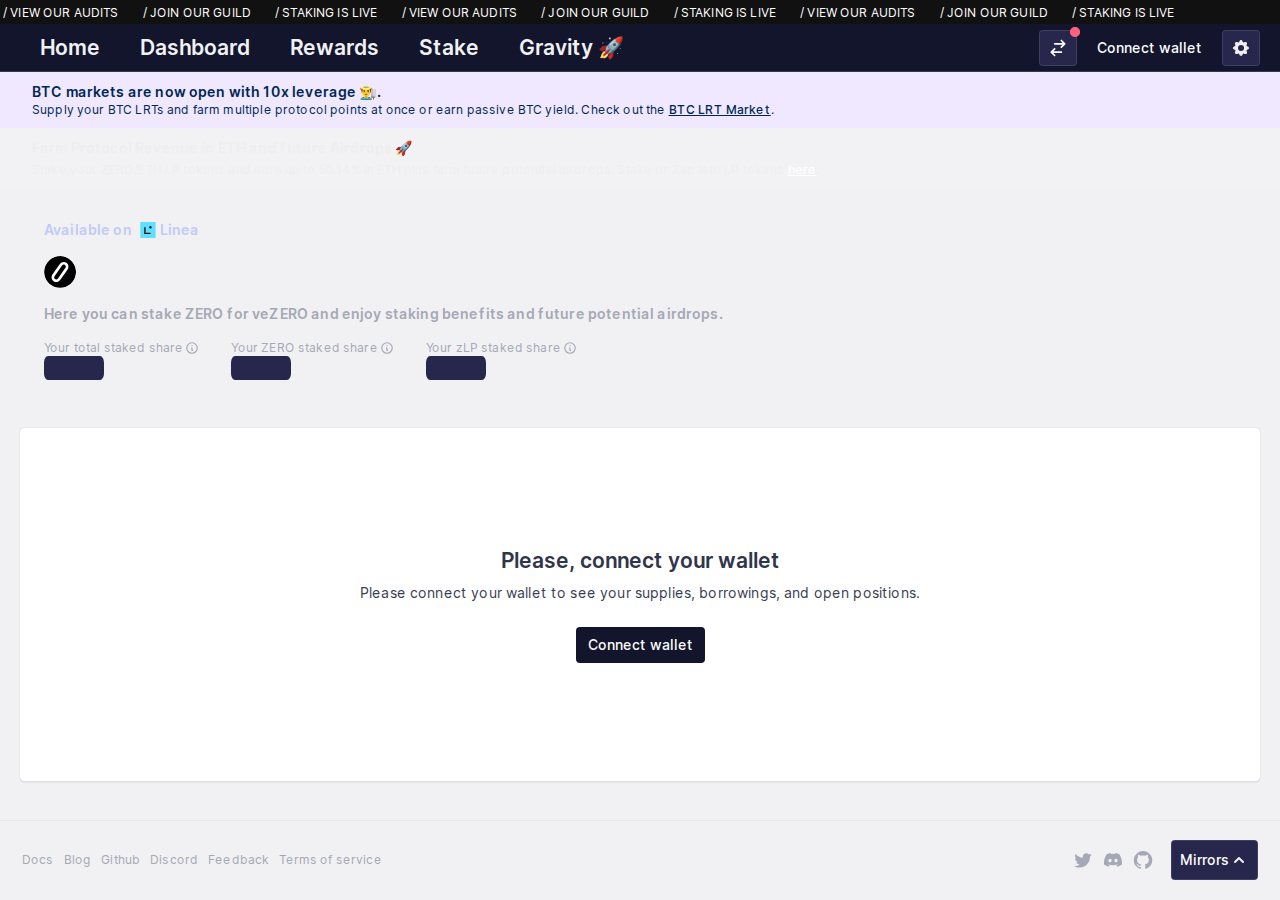
<file: index.html>
<!DOCTYPE html>
<html lang="en">

<head>
  <style data-emotion="css-global" data-s="">
    html {
      -webkit-font-smoothing: antialiased;
      -moz-osx-font-smoothing: grayscale;
      box-sizing: border-box;
      -webkit-text-size-adjust: 100%;
    }

    *,
    *::before,
    *::after {
      box-sizing: inherit;
    }

    strong,
    b {
      font-weight: 700;
    }

    body {
      margin: 0;
      color: #303549;
      background-color: #F1F1F3;
    }

    @media print {
      body {
        background-color: #fff;
      }
    }

    body::backdrop {
      background-color: #F1F1F3;
    }

    body {
      font-family: Inter, Arial;
      font-weight: 400;
      font-size: 0.875rem;
      min-width: 375px;
    }

    body>div:first-of-type {
      min-height: 100vh;
      display: -webkit-box;
      display: -webkit-flex;
      display: -ms-flexbox;
      display: flex;
      -webkit-flex-direction: column;
      -ms-flex-direction: column;
      flex-direction: column;
    }
  </style>
  <style
    data-emotion="css 1lrekq9 1jyf4rt 5hicrt 1me2gch 1dvha5n f14wyi 1iobv82 i9gxme unh1gh 3flv5h q5q60p 1100lx1 b95f0i psdwwz 1kqazn3 1xsto0d fu4g2f 1o62gjw 37slfr 1tvwst9 kjpz4d seajra mec721 nkvznt 1coeexk 114mqx6 1570kgy ejowa8 70qvj9 wajugp 1czjwln 1yp4ln 12xrhbe gr0tg3 xu83ed k7vncv ltjh6b j7qwjs 18biwo 1fzsl0k ulme3a csivoy 1rqf5ri 1x4zjhu jsj201 159pi92 1o92nmk 11mxx5g 11zj654 1qxfd5w jnihsa 15zum9u 7yhdo1 gltg35 qe1uop 10dohqv"
    data-s="">
    .css-1lrekq9 {
      background-color: #111;
      color: #fff;
      display: -webkit-box;
      display: -webkit-flex;
      display: -ms-flexbox;
      display: flex;
      -webkit-box-pack: center;
      -ms-flex-pack: center;
      -webkit-justify-content: center;
      justify-content: center;
      padding: 3px;
    }

    .css-1jyf4rt {
      height: 48px;
      position: -webkit-sticky;
      position: sticky;
      top: 0;
      -webkit-transition: top 300ms cubic-bezier(0.4, 0, 0.2, 1) 0ms;
      transition: top 300ms cubic-bezier(0.4, 0, 0.2, 1) 0ms;
      z-index: 1100;
      background-color: #12152B;
      display: -webkit-box;
      display: -webkit-flex;
      display: -ms-flexbox;
      display: flex;
      -webkit-align-items: center;
      -webkit-box-align: center;
      -ms-flex-align: center;
      align-items: center;
      -webkit-flex-direction: space-between;
      -ms-flex-direction: space-between;
      flex-direction: space-between;
      box-shadow: inset 0px -1px 0px rgba(242, 243, 247, 0.16);
    }

    @media (min-width:0px) {
      .css-1jyf4rt {
        padding: 8px 8px 8px 20px;
      }
    }

    @media (min-width:640px) {
      .css-1jyf4rt {
        padding: 8px 20px;
      }
    }

    .css-5hicrt {
      margin-right: 12px;
    }

    @media (min-width:0px) {
      .css-1me2gch {
        display: none;
      }
    }

    @media (min-width:960px) {
      .css-1me2gch {
        display: block;
      }
    }

    .css-1dvha5n {
      list-style: none;
      margin: 0;
      padding: 0;
      position: relative;
      display: -webkit-box;
      display: -webkit-flex;
      display: -ms-flexbox;
      display: flex;
    }

    .css-1dvha5n .MuiMenuItem-root+.MuiDivider-root,
    .css-1dvha5n .MuiDivider-root {
      margin-top: 4px;
      margin-bottom: 4px;
    }

    @media (min-width:0px) {
      .css-1dvha5n {
        -webkit-align-items: flex-start;
        -webkit-box-align: flex-start;
        -ms-flex-align: flex-start;
        align-items: flex-start;
        -webkit-flex-direction: column;
        -ms-flex-direction: column;
        flex-direction: column;
      }
    }

    @media (min-width:960px) {
      .css-1dvha5n {
        -webkit-align-items: center;
        -webkit-box-align: center;
        -ms-flex-align: center;
        align-items: center;
        -webkit-flex-direction: row;
        -ms-flex-direction: row;
        flex-direction: row;
      }
    }

    .css-f14wyi {
      display: -webkit-box;
      display: -webkit-flex;
      display: -ms-flexbox;
      display: flex;
      -webkit-box-pack: start;
      -ms-flex-pack: start;
      -webkit-justify-content: flex-start;
      justify-content: flex-start;
      -webkit-align-items: center;
      -webkit-box-align: center;
      -ms-flex-align: center;
      align-items: center;
      position: relative;
      -webkit-text-decoration: none;
      text-decoration: none;
      width: 100%;
      box-sizing: border-box;
      text-align: left;
    }

    .css-f14wyi.Mui-focusVisible {
      background-color: #fff;
    }

    .css-f14wyi.Mui-selected {
      background-color: rgba(39, 38, 76, 0.08);
    }

    .css-f14wyi.Mui-selected.Mui-focusVisible {
      background-color: rgba(39, 38, 76, 0.2);
    }

    .css-f14wyi.Mui-disabled {
      opacity: 0.38;
    }

    @media (min-width:0px) {
      .css-f14wyi {
        width: 100%;
        margin-right: 0px;
      }
    }

    @media (min-width:960px) {
      .css-f14wyi {
        width: unset;
        margin-right: 8px;
      }
    }

    .css-1iobv82 {
      margin: 0;
      font-family: Inter, Arial;
      font-weight: 400;
      letter-spacing: 0.009375rem;
      line-height: 143%;
      font-size: 0.875rem;
      color: #27264C;
      -webkit-text-decoration: none;
      text-decoration: none;
      display: -webkit-inline-box;
      display: -webkit-inline-flex;
      display: -ms-inline-flexbox;
      display: inline-flex;
      -webkit-align-items: center;
      -webkit-box-align: center;
      -ms-flex-align: center;
      align-items: center;
      -webkit-box-pack: center;
      -ms-flex-pack: center;
      -webkit-justify-content: center;
      justify-content: center;
      position: relative;
      box-sizing: border-box;
      -webkit-tap-highlight-color: transparent;
      background-color: transparent;
      outline: 0;
      border: 0;
      margin: 0;
      border-radius: 0;
      padding: 0;
      cursor: pointer;
      -webkit-user-select: none;
      -moz-user-select: none;
      -ms-user-select: none;
      user-select: none;
      vertical-align: middle;
      -moz-appearance: none;
      -webkit-appearance: none;
      -webkit-text-decoration: none;
      text-decoration: none;
      color: inherit;
      min-width: 64px;
      padding: 6px 8px;
      border-radius: 4px;
      -webkit-transition: background-color 250ms cubic-bezier(0.4, 0, 0.2, 1) 0ms, box-shadow 250ms cubic-bezier(0.4, 0, 0.2, 1) 0ms, border-color 250ms cubic-bezier(0.4, 0, 0.2, 1) 0ms, color 250ms cubic-bezier(0.4, 0, 0.2, 1) 0ms;
      transition: background-color 250ms cubic-bezier(0.4, 0, 0.2, 1) 0ms, box-shadow 250ms cubic-bezier(0.4, 0, 0.2, 1) 0ms, border-color 250ms cubic-bezier(0.4, 0, 0.2, 1) 0ms, color 250ms cubic-bezier(0.4, 0, 0.2, 1) 0ms;
      color: #27264C;
      box-shadow: none;
      border-radius: 4px;
      font-family: Inter, Arial;
      font-weight: 500;
      line-height: 1.5rem;
      font-size: 0.875rem;
      padding: 6px 12px;
      color: #F1F1F3;
      padding: 6px 8px;
      position: relative;
    }

    .css-1iobv82::-moz-focus-inner {
      border-style: none;
    }

    .css-1iobv82.Mui-disabled {
      pointer-events: none;
      cursor: default;
    }

    @media print {
      .css-1iobv82 {
        -webkit-print-color-adjust: exact;
        color-adjust: exact;
      }
    }

    .css-1iobv82:hover {
      -webkit-text-decoration: none;
      text-decoration: none;
      background-color: rgba(39, 38, 76, 0.04);
    }

    @media (hover: none) {
      .css-1iobv82:hover {
        background-color: transparent;
      }
    }

    .css-1iobv82.Mui-disabled {
      color: #BBBECA;
    }

    .css-1iobv82:hover {
      box-shadow: none;
    }

    .css-1iobv82.Mui-focusVisible {
      box-shadow: none;
    }

    .css-1iobv82:active {
      box-shadow: none;
    }

    .css-1iobv82.Mui-disabled {
      box-shadow: none;
    }

    .active.css-1iobv82:after,
    .css-1iobv82:hover.css-1iobv82:after {
      -webkit-transform: scaleX(1);
      -moz-transform: scaleX(1);
      -ms-transform: scaleX(1);
      transform: scaleX(1);
      transform-origin: bottom left;
    }

    .css-1iobv82:after {
      content: '';
      position: absolute;
      width: 100%;
      -webkit-transform: scaleX(0);
      -moz-transform: scaleX(0);
      -ms-transform: scaleX(0);
      transform: scaleX(0);
      height: 2px;
      bottom: -6px;
      left: 0;
      background: #fff;
      transform-origin: bottom right;
      -webkit-transition: -webkit-transform 0.25s ease-out;
      transition: transform 0.25s ease-out;
    }

    .css-i9gxme {
      -webkit-box-flex: 1;
      -webkit-flex-grow: 1;
      -ms-flex-positive: 1;
      flex-grow: 1;
    }

    .css-unh1gh {
      display: -webkit-inline-box;
      display: -webkit-inline-flex;
      display: -ms-inline-flexbox;
      display: inline-flex;
      -webkit-align-items: center;
      -webkit-box-align: center;
      -ms-flex-align: center;
      align-items: center;
      -webkit-box-pack: center;
      -ms-flex-pack: center;
      -webkit-justify-content: center;
      justify-content: center;
      position: relative;
      box-sizing: border-box;
      -webkit-tap-highlight-color: transparent;
      background-color: transparent;
      outline: 0;
      border: 0;
      margin: 0;
      border-radius: 0;
      padding: 0;
      cursor: pointer;
      -webkit-user-select: none;
      -moz-user-select: none;
      -ms-user-select: none;
      user-select: none;
      vertical-align: middle;
      -moz-appearance: none;
      -webkit-appearance: none;
      -webkit-text-decoration: none;
      text-decoration: none;
      color: inherit;
      min-width: 64px;
      padding: 6px 16px;
      border-radius: 4px;
      -webkit-transition: background-color 250ms cubic-bezier(0.4, 0, 0.2, 1) 0ms, box-shadow 250ms cubic-bezier(0.4, 0, 0.2, 1) 0ms, border-color 250ms cubic-bezier(0.4, 0, 0.2, 1) 0ms, color 250ms cubic-bezier(0.4, 0, 0.2, 1) 0ms;
      transition: background-color 250ms cubic-bezier(0.4, 0, 0.2, 1) 0ms, box-shadow 250ms cubic-bezier(0.4, 0, 0.2, 1) 0ms, border-color 250ms cubic-bezier(0.4, 0, 0.2, 1) 0ms, color 250ms cubic-bezier(0.4, 0, 0.2, 1) 0ms;
      box-shadow: none;
      border-radius: 4px;
      font-family: Inter, Arial;
      font-weight: 500;
      line-height: 1.5rem;
      font-size: 0.875rem;
      padding: 6px 12px;
      color: #fff;
      background: linear-gradient(248.86deg, #12152B 10.51%, #12152B 93.41%);
      -webkit-transition: all 0.2s ease;
      transition: all 0.2s ease;
    }

    .css-unh1gh::-moz-focus-inner {
      border-style: none;
    }

    .css-unh1gh.Mui-disabled {
      pointer-events: none;
      cursor: default;
    }

    @media print {
      .css-unh1gh {
        -webkit-print-color-adjust: exact;
        color-adjust: exact;
      }
    }

    .css-unh1gh:hover {
      -webkit-text-decoration: none;
      text-decoration: none;
      background-color: rgba(48, 53, 73, 0.04);
    }

    @media (hover: none) {
      .css-unh1gh:hover {
        background-color: transparent;
      }
    }

    .css-unh1gh.Mui-disabled {
      color: #BBBECA;
    }

    .css-unh1gh:hover {
      box-shadow: none;
    }

    .css-unh1gh.Mui-focusVisible {
      box-shadow: none;
    }

    .css-unh1gh:active {
      box-shadow: none;
    }

    .css-unh1gh.Mui-disabled {
      box-shadow: none;
    }

    .css-unh1gh:hover,
    .css-unh1gh.Mui-focusVisible {
      background: linear-gradient(248.86deg, #12152B 10.51%, #12152B 93.41%);
      opacity: 0.9;
    }

    .css-3flv5h {
      display: -webkit-inline-box;
      display: -webkit-inline-flex;
      display: -ms-inline-flexbox;
      display: inline-flex;
      -webkit-align-items: center;
      -webkit-box-align: center;
      -ms-flex-align: center;
      align-items: center;
      -webkit-box-pack: center;
      -ms-flex-pack: center;
      -webkit-justify-content: center;
      justify-content: center;
      position: relative;
      box-sizing: border-box;
      -webkit-tap-highlight-color: transparent;
      background-color: transparent;
      outline: 0;
      border: 0;
      margin: 0;
      border-radius: 0;
      padding: 0;
      cursor: pointer;
      -webkit-user-select: none;
      -moz-user-select: none;
      -ms-user-select: none;
      user-select: none;
      vertical-align: middle;
      -moz-appearance: none;
      -webkit-appearance: none;
      -webkit-text-decoration: none;
      text-decoration: none;
      color: inherit;
      min-width: 64px;
      padding: 6px 16px;
      border-radius: 4px;
      -webkit-transition: background-color 250ms cubic-bezier(0.4, 0, 0.2, 1) 0ms, box-shadow 250ms cubic-bezier(0.4, 0, 0.2, 1) 0ms, border-color 250ms cubic-bezier(0.4, 0, 0.2, 1) 0ms, color 250ms cubic-bezier(0.4, 0, 0.2, 1) 0ms;
      transition: background-color 250ms cubic-bezier(0.4, 0, 0.2, 1) 0ms, box-shadow 250ms cubic-bezier(0.4, 0, 0.2, 1) 0ms, border-color 250ms cubic-bezier(0.4, 0, 0.2, 1) 0ms, color 250ms cubic-bezier(0.4, 0, 0.2, 1) 0ms;
      box-shadow: none;
      border-radius: 4px;
      font-family: Inter, Arial;
      font-weight: 500;
      line-height: 1.5rem;
      font-size: 0.875rem;
      padding: 6px 12px;
      color: #fff;
      border: 1px solid;
      border-color: #EBEBED1F;
      background-color: #27264C;
      padding: 7px 8px;
      min-width: unset;
      margin-left: 8px;
    }

    .css-3flv5h::-moz-focus-inner {
      border-style: none;
    }

    .css-3flv5h.Mui-disabled {
      pointer-events: none;
      cursor: default;
    }

    @media print {
      .css-3flv5h {
        -webkit-print-color-adjust: exact;
        color-adjust: exact;
      }
    }

    .css-3flv5h:hover {
      -webkit-text-decoration: none;
      text-decoration: none;
      background-color: rgba(48, 53, 73, 0.04);
    }

    @media (hover: none) {
      .css-3flv5h:hover {
        background-color: transparent;
      }
    }

    .css-3flv5h.Mui-disabled {
      color: #BBBECA;
    }

    .css-3flv5h:hover {
      box-shadow: none;
    }

    .css-3flv5h.Mui-focusVisible {
      box-shadow: none;
    }

    .css-3flv5h:active {
      box-shadow: none;
    }

    .css-3flv5h.Mui-disabled {
      box-shadow: none;
    }

    .css-3flv5h:hover,
    .css-3flv5h.Mui-focusVisible {
      background-color: #12152B;
    }

    .css-q5q60p {
      -webkit-user-select: none;
      -moz-user-select: none;
      -ms-user-select: none;
      user-select: none;
      width: 1em;
      height: 1em;
      display: inline-block;
      fill: currentColor;
      -webkit-flex-shrink: 0;
      -ms-flex-negative: 0;
      flex-shrink: 0;
      -webkit-transition: fill 200ms cubic-bezier(0.4, 0, 0.2, 1) 0ms;
      transition: fill 200ms cubic-bezier(0.4, 0, 0.2, 1) 0ms;
      font-size: 1.25rem;
      color: #F1F1F3;
    }

    @media (min-width:0px) {
      .css-1100lx1 {
        display: -webkit-box;
        display: -webkit-flex;
        display: -ms-flexbox;
        display: flex;
      }
    }

    @media (min-width:960px) {
      .css-1100lx1 {
        display: none;
      }
    }

    .css-b95f0i {
      display: -webkit-box;
      display: -webkit-flex;
      display: -ms-flexbox;
      display: flex;
      -webkit-flex-direction: column;
      -ms-flex-direction: column;
      flex-direction: column;
      -webkit-flex: 1;
      -ms-flex: 1;
      flex: 1;
    }

    .css-psdwwz {
      color: #F1F1F3;
    }

    .css-1kqazn3 {
      background-color: #FFFFFF;
      color: #303549;
      -webkit-transition: box-shadow 300ms cubic-bezier(0.4, 0, 0.2, 1) 0ms;
      transition: box-shadow 300ms cubic-bezier(0.4, 0, 0.2, 1) 0ms;
      border-radius: 4px;
      box-shadow: none;
      border-radius: 4px;
      box-shadow: 0px 2px 1px rgba(0, 0, 0, 0.05), 0px 0px 1px rgba(0, 0, 0, 0.25);
      background-color: rgb(229, 239, 250);
      display: -webkit-box;
      display: -webkit-flex;
      display: -ms-flexbox;
      display: flex;
      padding: 6px 16px;
      color: rgb(0, 39, 84);
      box-shadow: none;
      border-radius: 4px;
      padding: 8px 12px;
      font-family: Inter, Arial;
      font-weight: 400;
      letter-spacing: 0.009375rem;
      line-height: 1rem;
      font-size: 0.75rem;
      -webkit-align-items: flex-start;
      -webkit-box-align: flex-start;
      -ms-flex-align: flex-start;
      align-items: flex-start;
      color: #002754;
      background: #E5EFFB;
      margin-bottom: 0;
      -webkit-align-items: center;
      -webkit-box-align: center;
      -ms-flex-align: center;
      align-items: center;
      width: 100%;
      border-radius: 0;
      background: #EFE8FE;
    }

    .css-1kqazn3 .MuiAlert-icon {
      color: #0062D2;
    }

    .css-1kqazn3 .MuiAlert-message {
      padding: 0;
      padding-top: 2px;
      padding-bottom: 2px;
    }

    .css-1kqazn3 .MuiAlert-icon {
      padding: 0;
      opacity: 1;
    }

    .css-1kqazn3 .MuiAlert-icon .MuiSvgIcon-root {
      font-size: 1.25rem;
    }

    .css-1kqazn3 a {
      font-family: Inter, Arial;
      font-weight: 500;
      letter-spacing: 0.009375rem;
      line-height: 1rem;
      font-size: 0.75rem;
      -webkit-text-decoration: underline;
      text-decoration: underline;
    }

    .css-1kqazn3 a:hover {
      -webkit-text-decoration: none;
      text-decoration: none;
    }

    .css-1kqazn3 .MuiButton-text {
      font-family: Inter, Arial;
      font-weight: 500;
      letter-spacing: 0.009375rem;
      line-height: 1rem;
      font-size: 0.75rem;
      -webkit-text-decoration: underline;
      text-decoration: underline;
      padding: 0;
      margin: 0;
      min-width: unset;
    }

    .css-1kqazn3 .MuiButton-text:hover {
      -webkit-text-decoration: none;
      text-decoration: none;
      background: transparent;
    }

    .css-1kqazn3 a {
      color: #002754;
    }

    .css-1kqazn3 .MuiButton-text {
      color: #002754;
    }

    @media (min-width:0px) {
      .css-1kqazn3 {
        padding-left: 24px;
        padding-right: 24px;
      }
    }

    @media (min-width:960px) {
      .css-1kqazn3 {
        padding-left: 32px;
        padding-right: 32px;
      }
    }

    .css-1xsto0d {
      padding: 8px 0;
      min-width: 0;
      overflow: auto;
    }

    .css-fu4g2f {
      margin: 0;
      font-family: Inter, Arial;
      font-weight: 600;
      letter-spacing: 0.009375rem;
      line-height: 1.25rem;
      font-size: 0.875rem;
    }

    .css-1o62gjw {
      margin: 0;
      font-family: Inter, Arial;
      font-weight: 400;
      letter-spacing: 0.009375rem;
      line-height: 1rem;
      font-size: 0.75rem;
    }

    .css-37slfr {
      margin: 0;
      font-family: Inter, Arial;
      font-weight: 400;
      letter-spacing: 0.009375rem;
      line-height: 143%;
      font-size: 0.875rem;
      color: #27264C;
      -webkit-text-decoration: underline;
      text-decoration: underline;
      text-decoration-color: rgba(39, 38, 76, 0.4);
    }

    .css-37slfr:hover {
      text-decoration-color: inherit;
    }

    .css-1tvwst9 {
      background-color: #FFFFFF;
      color: #303549;
      -webkit-transition: box-shadow 300ms cubic-bezier(0.4, 0, 0.2, 1) 0ms;
      transition: box-shadow 300ms cubic-bezier(0.4, 0, 0.2, 1) 0ms;
      border-radius: 4px;
      box-shadow: none;
      border-radius: 4px;
      box-shadow: 0px 2px 1px rgba(0, 0, 0, 0.05), 0px 0px 1px rgba(0, 0, 0, 0.25);
      background-color: rgb(229, 239, 250);
      display: -webkit-box;
      display: -webkit-flex;
      display: -ms-flexbox;
      display: flex;
      padding: 6px 16px;
      color: rgb(0, 39, 84);
      box-shadow: none;
      border-radius: 4px;
      padding: 8px 12px;
      font-family: Inter, Arial;
      font-weight: 400;
      letter-spacing: 0.009375rem;
      line-height: 1rem;
      font-size: 0.75rem;
      -webkit-align-items: flex-start;
      -webkit-box-align: flex-start;
      -ms-flex-align: flex-start;
      align-items: flex-start;
      color: #002754;
      background: #E5EFFB;
      margin-bottom: 0;
      -webkit-align-items: center;
      -webkit-box-align: center;
      -ms-flex-align: center;
      align-items: center;
      width: 100%;
      border-radius: 0;
      color: #eee;
      background: rgba(255, 255, 255, 0.1);
    }

    .css-1tvwst9 .MuiAlert-icon {
      color: #0062D2;
    }

    .css-1tvwst9 .MuiAlert-message {
      padding: 0;
      padding-top: 2px;
      padding-bottom: 2px;
    }

    .css-1tvwst9 .MuiAlert-icon {
      padding: 0;
      opacity: 1;
    }

    .css-1tvwst9 .MuiAlert-icon .MuiSvgIcon-root {
      font-size: 1.25rem;
    }

    .css-1tvwst9 a {
      font-family: Inter, Arial;
      font-weight: 500;
      letter-spacing: 0.009375rem;
      line-height: 1rem;
      font-size: 0.75rem;
      -webkit-text-decoration: underline;
      text-decoration: underline;
    }

    .css-1tvwst9 a:hover {
      -webkit-text-decoration: none;
      text-decoration: none;
    }

    .css-1tvwst9 .MuiButton-text {
      font-family: Inter, Arial;
      font-weight: 500;
      letter-spacing: 0.009375rem;
      line-height: 1rem;
      font-size: 0.75rem;
      -webkit-text-decoration: underline;
      text-decoration: underline;
      padding: 0;
      margin: 0;
      min-width: unset;
    }

    .css-1tvwst9 .MuiButton-text:hover {
      -webkit-text-decoration: none;
      text-decoration: none;
      background: transparent;
    }

    .css-1tvwst9 a {
      color: #002754;
    }

    .css-1tvwst9 .MuiButton-text {
      color: #002754;
    }

    @media (min-width:0px) {
      .css-1tvwst9 {
        padding-left: 24px;
        padding-right: 24px;
      }
    }

    @media (min-width:960px) {
      .css-1tvwst9 {
        padding-left: 32px;
        padding-right: 32px;
      }
    }

    .css-kjpz4d {
      margin: 0;
      font-family: Inter, Arial;
      font-weight: 600;
      letter-spacing: 0.009375rem;
      line-height: 1.25rem;
      font-size: 0.875rem;
      margin-bottom: 4px;
    }

    .css-seajra {
      color: #F1F1F3;
    }

    @media (min-width:0px) {
      .css-seajra {
        padding-top: 24px;
        padding-bottom: 72px;
      }
    }

    @media (min-width:960px) {
      .css-seajra {
        padding-top: 32px;
        padding-bottom: 80px;
      }
    }

    @media (min-width:1280px) {
      .css-seajra {
        padding-bottom: 94px;
      }
    }

    @media (min-width:1575px) {
      .css-seajra {
        padding-bottom: 80px;
      }
    }

    @media (min-width:1800px) {
      .css-seajra {
        padding-bottom: 80px;
      }
    }

    .css-mec721 {
      width: 100%;
      margin-left: auto;
      box-sizing: border-box;
      margin-right: auto;
      display: block;
      padding-left: 8px;
      padding-right: 8px;
      display: -webkit-box;
      display: -webkit-flex;
      display: -ms-flexbox;
      display: flex;
      -webkit-flex-direction: column;
      -ms-flex-direction: column;
      flex-direction: column;
      -webkit-flex: 1;
      -ms-flex: 1;
      flex: 1;
      padding-bottom: 39px;
      padding-bottom: 0px;
    }

    @media (min-width:760px) {
      .css-mec721 {
        padding-left: 12px;
        padding-right: 12px;
      }
    }

    @media (min-width:1280px) {
      .css-mec721 {
        max-width: 1280px;
      }
    }

    @media (min-width:0px) {
      .css-mec721 {
        padding-left: 8px;
        padding-right: 8px;
      }
    }

    @media (min-width:640px) {
      .css-mec721 {
        padding-left: 20px;
        padding-right: 20px;
      }
    }

    @media (min-width:760px) {
      .css-mec721 {
        padding-left: 48px;
        padding-right: 48px;
      }
    }

    @media (min-width:960px) {
      .css-mec721 {
        padding-left: 96px;
        padding-right: 96px;
      }
    }

    @media (min-width:1280px) {
      .css-mec721 {
        padding-left: 20px;
        padding-right: 20px;
      }
    }

    @media (min-width:1575px) {
      .css-mec721 {
        max-width: unset;
        padding-left: 96px;
        padding-right: 96px;
      }
    }

    @media (min-width:1800px) {
      .css-mec721 {
        padding-left: 0;
        padding-right: 0;
        max-width: 1240px;
      }
    }

    @media (min-width:0px) {
      .css-nkvznt {
        padding-left: 16px;
        padding-right: 16px;
      }
    }

    @media (min-width:640px) {
      .css-nkvznt {
        padding-left: 24px;
        padding-right: 24px;
      }
    }

    .css-1coeexk {
      display: -webkit-box;
      display: -webkit-flex;
      display: -ms-flexbox;
      display: flex;
      -webkit-align-items: center;
      -webkit-box-align: center;
      -ms-flex-align: center;
      align-items: center;
      margin-bottom: 16px;
    }

    .css-114mqx6 {
      margin: 0;
      font-family: Inter, Arial;
      font-weight: 600;
      letter-spacing: 0.009375rem;
      line-height: 1.25rem;
      font-size: 0.875rem;
      color: #C0CBF6;
      margin-right: 8px;
    }

    .css-1570kgy {
      height: 16px;
      width: 16px;
    }

    .css-ejowa8 {
      margin: 0;
      font-family: Inter, Arial;
      font-weight: 600;
      letter-spacing: 0.009375rem;
      line-height: 1.25rem;
      font-size: 0.875rem;
      color: #C0CBF6;
      margin-left: 4px;
    }

    .css-70qvj9 {
      display: -webkit-box;
      display: -webkit-flex;
      display: -ms-flexbox;
      display: flex;
      -webkit-align-items: center;
      -webkit-box-align: center;
      -ms-flex-align: center;
      align-items: center;
    }

    .css-wajugp {
      -webkit-user-select: none;
      -moz-user-select: none;
      -ms-user-select: none;
      user-select: none;
      width: 1em;
      height: 1em;
      overflow: hidden;
      display: inline-block;
      text-align: center;
      -webkit-flex-shrink: 0;
      -ms-flex-negative: 0;
      flex-shrink: 0;
      font-size: 2.25rem;
      font-size: 2rem;
      display: -webkit-box;
      display: -webkit-flex;
      display: -ms-flexbox;
      display: flex;
      position: relative;
      border-radius: 50%;
      margin-bottom: 16px;
      margin-right: 8px;
    }

    .css-1czjwln {
      display: -webkit-box;
      display: -webkit-flex;
      display: -ms-flexbox;
      display: flex;
      margin-bottom: 16px;
    }

    @media (min-width:0px) {
      .css-1czjwln {
        -webkit-align-items: flex-start;
        -webkit-box-align: flex-start;
        -ms-flex-align: flex-start;
        align-items: flex-start;
        -webkit-flex-direction: column;
        -ms-flex-direction: column;
        flex-direction: column;
      }
    }

    @media (min-width:640px) {
      .css-1czjwln {
        -webkit-align-items: center;
        -webkit-box-align: center;
        -ms-flex-align: center;
        align-items: center;
        -webkit-flex-direction: row;
        -ms-flex-direction: row;
        flex-direction: row;
      }
    }

    .css-1yp4ln {
      display: -webkit-box;
      display: -webkit-flex;
      display: -ms-flexbox;
      display: flex;
      -webkit-align-items: flex-start;
      -webkit-box-align: flex-start;
      -ms-flex-align: flex-start;
      align-items: flex-start;
    }

    .css-12xrhbe {
      margin: 0;
      font-family: Inter, Arial;
      font-weight: 700;
      letter-spacing: 0.015625rem;
      line-height: 123.5%;
      font-size: 1.75rem;
      color: text.white;
    }

    @media (min-width:0px) {
      .css-12xrhbe {
        margin-right: 20px;
        margin-bottom: 0px;
      }
    }

    @media (min-width:640px) {
      .css-12xrhbe {
        margin-right: 12px;
        margin-bottom: 0px;
      }
    }

    .css-gr0tg3 {
      display: -webkit-box;
      display: -webkit-flex;
      display: -ms-flexbox;
      display: flex;
      -webkit-align-items: flex-start;
      -webkit-box-align: flex-start;
      -ms-flex-align: flex-start;
      align-items: flex-start;
      -webkit-box-flex-wrap: wrap;
      -webkit-flex-wrap: wrap;
      -ms-flex-wrap: wrap;
      flex-wrap: wrap;
      margin-bottom: 0px;
    }

    .css-xu83ed {
      margin: 0;
      font-family: Inter, Arial;
      font-weight: 600;
      letter-spacing: 0.009375rem;
      line-height: 1.25rem;
      font-size: 0.875rem;
      color: #A5A8B6;
      margin-top: 8px;
      max-width: 750px;
      margin-bottom: 16px;
    }

    @media (min-width:0px) {
      .css-xu83ed {
        margin-right: 20px;
      }
    }

    @media (min-width:640px) {
      .css-xu83ed {
        margin-right: 12px;
      }
    }

    .css-k7vncv {
      display: -webkit-box;
      display: -webkit-flex;
      display: -ms-flexbox;
      display: flex;
      -webkit-align-items: flex-start;
      -webkit-box-align: flex-start;
      -ms-flex-align: flex-start;
      align-items: flex-start;
      -webkit-box-flex-wrap: wrap;
      -webkit-flex-wrap: wrap;
      -ms-flex-wrap: wrap;
      flex-wrap: wrap;
      width: 100%;
    }

    @media (min-width:0px) {
      .css-k7vncv {
        gap: 12px;
      }
    }

    @media (min-width:640px) {
      .css-k7vncv {
        gap: 32px;
      }
    }

    .css-ltjh6b {
      display: -webkit-box;
      display: -webkit-flex;
      display: -ms-flexbox;
      display: flex;
      -webkit-align-items: center;
      -webkit-box-align: center;
      -ms-flex-align: center;
      align-items: center;
    }

    @media (min-width:0px) {
      .css-ltjh6b {
        width: calc(50% - 12px);
      }
    }

    @media (min-width:640px) {
      .css-ltjh6b {
        width: unset;
      }
    }

    .css-j7qwjs {
      display: -webkit-box;
      display: -webkit-flex;
      display: -ms-flexbox;
      display: flex;
      -webkit-flex-direction: column;
      -ms-flex-direction: column;
      flex-direction: column;
    }

    .css-18biwo {
      display: -webkit-inline-box;
      display: -webkit-inline-flex;
      display: -ms-inline-flexbox;
      display: inline-flex;
      -webkit-align-items: center;
      -webkit-box-align: center;
      -ms-flex-align: center;
      align-items: center;
    }

    .css-1fzsl0k {
      margin: 0;
      font-family: Inter, Arial;
      font-weight: 400;
      letter-spacing: 0.009375rem;
      line-height: 1rem;
      font-size: 0.75rem;
      color: #A5A8B6;
    }

    .css-ulme3a {
      display: -webkit-inline-box;
      display: -webkit-inline-flex;
      display: -ms-inline-flexbox;
      display: inline-flex;
      cursor: pointer;
      -webkit-transition: all 0.2s ease;
      transition: all 0.2s ease;
    }

    .css-ulme3a:hover {
      opacity: 0.5;
    }

    .css-csivoy {
      display: -webkit-inline-box;
      display: -webkit-inline-flex;
      display: -ms-inline-flexbox;
      display: inline-flex;
      -webkit-align-items: center;
      -webkit-box-align: center;
      -ms-flex-align: center;
      align-items: center;
      -webkit-box-pack: center;
      -ms-flex-pack: center;
      -webkit-justify-content: center;
      justify-content: center;
      position: relative;
      box-sizing: border-box;
      -webkit-tap-highlight-color: transparent;
      background-color: transparent;
      outline: 0;
      border: 0;
      margin: 0;
      border-radius: 0;
      padding: 0;
      cursor: pointer;
      -webkit-user-select: none;
      -moz-user-select: none;
      -ms-user-select: none;
      user-select: none;
      vertical-align: middle;
      -moz-appearance: none;
      -webkit-appearance: none;
      -webkit-text-decoration: none;
      text-decoration: none;
      color: inherit;
      text-align: center;
      -webkit-flex: 0 0 auto;
      -ms-flex: 0 0 auto;
      flex: 0 0 auto;
      font-size: 1.5rem;
      padding: 8px;
      border-radius: 50%;
      overflow: visible;
      color: rgba(158, 158, 158, 0.56);
      -webkit-transition: background-color 150ms cubic-bezier(0.4, 0, 0.2, 1) 0ms;
      transition: background-color 150ms cubic-bezier(0.4, 0, 0.2, 1) 0ms;
      display: -webkit-box;
      display: -webkit-flex;
      display: -ms-flexbox;
      display: flex;
      -webkit-align-items: center;
      -webkit-box-align: center;
      -ms-flex-align: center;
      align-items: center;
      -webkit-box-pack: center;
      -ms-flex-pack: center;
      -webkit-justify-content: center;
      justify-content: center;
      width: 14px;
      height: 14px;
      border-radius: 50%;
      padding: 0px;
      min-width: 0;
      margin-left: 2px;
    }

    .css-csivoy::-moz-focus-inner {
      border-style: none;
    }

    .css-csivoy.Mui-disabled {
      pointer-events: none;
      cursor: default;
    }

    @media print {
      .css-csivoy {
        -webkit-print-color-adjust: exact;
        color-adjust: exact;
      }
    }

    .css-csivoy:hover {
      background-color: rgba(158, 158, 158, 0.04);
    }

    @media (hover: none) {
      .css-csivoy:hover {
        background-color: transparent;
      }
    }

    .css-csivoy.Mui-disabled {
      background-color: transparent;
      color: #BBBECA;
    }

    .css-1rqf5ri {
      -webkit-user-select: none;
      -moz-user-select: none;
      -ms-user-select: none;
      user-select: none;
      width: 1em;
      height: 1em;
      display: inline-block;
      fill: currentColor;
      -webkit-flex-shrink: 0;
      -ms-flex-negative: 0;
      flex-shrink: 0;
      -webkit-transition: fill 200ms cubic-bezier(0.4, 0, 0.2, 1) 0ms;
      transition: fill 200ms cubic-bezier(0.4, 0, 0.2, 1) 0ms;
      font-size: 1.5rem;
      font-size: 14px;
      color: #A5A8B6;
      border-radius: 50%;
    }

    .css-1rqf5ri:hover {
      color: #0062D2;
    }

    .css-1x4zjhu {
      margin: 0;
      font-family: Inter, Arial;
      font-weight: 800;
      line-height: 133.4%;
      font-size: 1.3125rem;
      overflow: hidden;
      text-overflow: ellipsis;
      white-space: nowrap;
      display: -webkit-inline-box;
      display: -webkit-inline-flex;
      display: -ms-inline-flexbox;
      display: inline-flex;
      -webkit-flex-direction: row;
      -ms-flex-direction: row;
      flex-direction: row;
      -webkit-align-items: center;
      -webkit-box-align: center;
      -ms-flex-align: center;
      align-items: center;
      position: relative;
    }

    .css-jsj201 {
      margin: 0;
      font-family: Inter, Arial;
      font-weight: 500;
      line-height: 133.4%;
      font-size: 1.3125rem;
      color: #A5A8B6;
      margin-left: 2px;
    }

    .css-159pi92 {
      display: -webkit-box;
      display: -webkit-flex;
      display: -ms-flexbox;
      display: flex;
      -webkit-flex-direction: column;
      -ms-flex-direction: column;
      flex-direction: column;
      -webkit-flex: 1;
      -ms-flex: 1;
      flex: 1;
    }

    @media (min-width:0px) {
      .css-159pi92 {
        margin-top: -32px;
      }
    }

    @media (min-width:1280px) {
      .css-159pi92 {
        margin-top: -46px;
      }
    }

    @media (min-width:1575px) {
      .css-159pi92 {
        margin-top: -44px;
      }
    }

    @media (min-width:1800px) {
      .css-159pi92 {
        margin-top: -48px;
      }
    }

    .css-1o92nmk {
      width: 100%;
      margin-left: auto;
      box-sizing: border-box;
      margin-right: auto;
      display: block;
      padding-left: 8px;
      padding-right: 8px;
      display: -webkit-box;
      display: -webkit-flex;
      display: -ms-flexbox;
      display: flex;
      -webkit-flex-direction: column;
      -ms-flex-direction: column;
      flex-direction: column;
      -webkit-flex: 1;
      -ms-flex: 1;
      flex: 1;
      padding-bottom: 39px;
    }

    @media (min-width:760px) {
      .css-1o92nmk {
        padding-left: 12px;
        padding-right: 12px;
      }
    }

    @media (min-width:1280px) {
      .css-1o92nmk {
        max-width: 1280px;
      }
    }

    @media (min-width:0px) {
      .css-1o92nmk {
        padding-left: 8px;
        padding-right: 8px;
      }
    }

    @media (min-width:640px) {
      .css-1o92nmk {
        padding-left: 20px;
        padding-right: 20px;
      }
    }

    @media (min-width:760px) {
      .css-1o92nmk {
        padding-left: 48px;
        padding-right: 48px;
      }
    }

    @media (min-width:960px) {
      .css-1o92nmk {
        padding-left: 96px;
        padding-right: 96px;
      }
    }

    @media (min-width:1280px) {
      .css-1o92nmk {
        padding-left: 20px;
        padding-right: 20px;
      }
    }

    @media (min-width:1575px) {
      .css-1o92nmk {
        max-width: unset;
        padding-left: 96px;
        padding-right: 96px;
      }
    }

    @media (min-width:1800px) {
      .css-1o92nmk {
        padding-left: 0;
        padding-right: 0;
        max-width: 1240px;
      }
    }

    .css-11mxx5g {
      background-color: #FFFFFF;
      color: #303549;
      -webkit-transition: box-shadow 300ms cubic-bezier(0.4, 0, 0.2, 1) 0ms;
      transition: box-shadow 300ms cubic-bezier(0.4, 0, 0.2, 1) 0ms;
      border-radius: 4px;
      box-shadow: 0px 2px 1px -1px rgba(0, 0, 0, 0.2), 0px 1px 1px 0px rgba(0, 0, 0, 0.14), 0px 1px 3px 0px rgba(0, 0, 0, 0.12);
      border-radius: 4px;
      box-shadow: 0px 2px 1px rgba(0, 0, 0, 0.05), 0px 0px 1px rgba(0, 0, 0, 0.25);
      display: -webkit-box;
      display: -webkit-flex;
      display: -ms-flexbox;
      display: flex;
      -webkit-flex-direction: column;
      -ms-flex-direction: column;
      flex-direction: column;
      -webkit-align-items: center;
      -webkit-box-align: center;
      -ms-flex-align: center;
      align-items: center;
      -webkit-box-pack: center;
      -ms-flex-pack: center;
      -webkit-justify-content: center;
      justify-content: center;
      text-align: center;
      padding: 16px;
      -webkit-flex: 1;
      -ms-flex: 1;
      flex: 1;
    }

    .css-11zj654 {
      margin: 0;
      font-family: Inter, Arial;
      font-weight: 600;
      letter-spacing: unset;
      line-height: 133.4%;
      font-size: 1.3125rem;
      margin-bottom: 8px;
    }

    .css-1qxfd5w {
      margin: 0;
      font-family: Inter, Arial;
      font-weight: 400;
      letter-spacing: 0.009375rem;
      line-height: 143%;
      font-size: 0.875rem;
      color: #383D51;
      margin-bottom: 24px;
    }

    .css-jnihsa {
      display: -webkit-box;
      display: -webkit-flex;
      display: -ms-flexbox;
      display: flex;
      width: 100%;
      -webkit-box-pack: justify;
      -webkit-justify-content: space-between;
      justify-content: space-between;
      -webkit-align-items: center;
      -webkit-box-align: center;
      -ms-flex-align: center;
      align-items: center;
      gap: 22px;
      box-shadow: inset 0px 1px 0px rgba(0, 0, 0, 0.04);
    }

    @media (min-width:0px) {
      .css-jnihsa {
        padding: 22px 0px 40px 0px;
        -webkit-flex-direction: column;
        -ms-flex-direction: column;
        flex-direction: column;
      }
    }

    @media (min-width:640px) {
      .css-jnihsa {
        padding: 0 22px 0 40px;
        -webkit-flex-direction: column;
        -ms-flex-direction: column;
        flex-direction: column;
      }
    }

    @media (min-width:760px) {
      .css-jnihsa {
        padding: 20px 22px;
        -webkit-flex-direction: row;
        -ms-flex-direction: row;
        flex-direction: row;
      }
    }

    .css-15zum9u {
      display: -webkit-box;
      display: -webkit-flex;
      display: -ms-flexbox;
      display: flex;
      gap: 10px;
      -webkit-align-items: center;
      -webkit-box-align: center;
      -ms-flex-align: center;
      align-items: center;
    }

    .css-7yhdo1 {
      margin: 0;
      font-family: Inter, Arial;
      font-weight: 400;
      letter-spacing: 0.009375rem;
      line-height: 143%;
      font-size: 0.875rem;
      color: #27264C;
      -webkit-text-decoration: none;
      text-decoration: none;
      color: #A5A8B6;
      display: -webkit-box;
      display: -webkit-flex;
      display: -ms-flexbox;
      display: flex;
      -webkit-align-items: center;
      -webkit-box-align: center;
      -ms-flex-align: center;
      align-items: center;
    }

    .css-7yhdo1:hover {
      color: #303549;
    }

    .css-gltg35 {
      margin: 0;
      font-family: Inter, Arial;
      font-weight: 400;
      letter-spacing: 0.009375rem;
      line-height: 143%;
      font-size: 0.875rem;
      color: #27264C;
      -webkit-text-decoration: none;
      text-decoration: none;
      color: #A5A8B6;
      display: -webkit-box;
      display: -webkit-flex;
      display: -ms-flexbox;
      display: flex;
      -webkit-align-items: center;
      -webkit-box-align: center;
      -ms-flex-align: center;
      align-items: center;
    }

    .css-gltg35:hover {
      color: #303549;
    }

    .css-qe1uop {
      -webkit-user-select: none;
      -moz-user-select: none;
      -ms-user-select: none;
      user-select: none;
      width: 1em;
      height: 1em;
      display: inline-block;
      fill: currentColor;
      -webkit-flex-shrink: 0;
      -ms-flex-negative: 0;
      flex-shrink: 0;
      -webkit-transition: fill 200ms cubic-bezier(0.4, 0, 0.2, 1) 0ms;
      transition: fill 200ms cubic-bezier(0.4, 0, 0.2, 1) 0ms;
      font-size: 1.5rem;
    }

    @media (min-width:0px) {
      .css-qe1uop {
        font-size: 24px;
      }
    }

    @media (min-width:640px) {
      .css-qe1uop {
        font-size: 24px;
      }
    }

    @media (min-width:760px) {
      .css-qe1uop {
        font-size: 20px;
      }
    }

    .css-10dohqv {
      -webkit-user-select: none;
      -moz-user-select: none;
      -ms-user-select: none;
      user-select: none;
      width: 1em;
      height: 1em;
      display: inline-block;
      fill: currentColor;
      -webkit-flex-shrink: 0;
      -ms-flex-negative: 0;
      flex-shrink: 0;
      -webkit-transition: fill 200ms cubic-bezier(0.4, 0, 0.2, 1) 0ms;
      transition: fill 200ms cubic-bezier(0.4, 0, 0.2, 1) 0ms;
      font-size: 1.5rem;
    }
  </style>
  <style data-emotion="css" data-s="">
    .css-ktbxkk {
      min-width: 64px;
      transition: background-color 250ms cubic-bezier(0.4, 0, 0.2, 1), box-shadow 250ms cubic-bezier(0.4, 0, 0.2, 1), border-color 250ms cubic-bezier(0.4, 0, 0.2, 1), color 250ms cubic-bezier(0.4, 0, 0.2, 1);
      box-shadow: none;
      border-radius: 4px;
      font-family: Inter, Arial;
      font-weight: 500;
      line-height: 1.5rem;
      font-size: 0.875rem;
      color: rgb(241, 241, 243);
      padding: 6px 8px;
      position: relative;
    }

    .css-ktbxkk:hover {
      text-decoration: none;
      background-color: rgba(39, 38, 76, 0.04);
    }

    @media (hover: none) {
      .css-ktbxkk:hover {
        background-color: transparent;
      }
    }

    .css-ktbxkk.Mui-disabled {
      color: rgb(187, 190, 202);
    }

    .css-ktbxkk:hover {
      box-shadow: none;
    }

    .css-ktbxkk.Mui-focusVisible {
      box-shadow: none;
    }

    .css-ktbxkk:active {
      box-shadow: none;
    }

    .css-ktbxkk.Mui-disabled {
      box-shadow: none;
    }

    .active.css-ktbxkk::after,
    .css-ktbxkk:hover.css-ktbxkk::after {
      transform: scaleX(1);
      transform-origin: left bottom;
    }

    .css-ktbxkk::after {
      content: "";
      position: absolute;
      width: 100%;
      transform: scaleX(0);
      height: 2px;
      bottom: -6px;
      left: 0px;
      background: rgb(255, 255, 255);
      transform-origin: right bottom;
      transition: transform 0.25s ease-out;
    }

    .css-1av8hmk {
      display: inline-flex;
      -webkit-box-align: center;
      align-items: center;
      -webkit-box-pack: center;
      justify-content: center;
      box-sizing: border-box;
      -webkit-tap-highlight-color: transparent;
      background-color: transparent;
      outline: 0px;
      border: 0px;
      margin: 0px;
      cursor: pointer;
      user-select: none;
      vertical-align: middle;
      appearance: none;
      text-decoration: none;
      min-width: 64px;
      transition: background-color 250ms cubic-bezier(0.4, 0, 0.2, 1), box-shadow 250ms cubic-bezier(0.4, 0, 0.2, 1), border-color 250ms cubic-bezier(0.4, 0, 0.2, 1), color 250ms cubic-bezier(0.4, 0, 0.2, 1);
      box-shadow: none;
      border-radius: 4px;
      font-family: Inter, Arial;
      font-weight: 500;
      line-height: 1.5rem;
      font-size: 0.875rem;
      color: rgb(241, 241, 243);
      padding: 6px 8px;
      position: relative;
    }

    .css-1av8hmk.Mui-disabled {
      pointer-events: none;
      cursor: default;
    }

    @media print {
      .css-1av8hmk {
        -webkit-print-color-adjust: exact;
      }
    }

    .css-1av8hmk:hover {
      text-decoration: none;
      background-color: rgba(39, 38, 76, 0.04);
    }

    @media (hover: none) {
      .css-1av8hmk:hover {
        background-color: transparent;
      }
    }

    .css-1av8hmk.Mui-disabled {
      color: rgb(187, 190, 202);
    }

    .css-1av8hmk:hover {
      box-shadow: none;
    }

    .css-1av8hmk.Mui-focusVisible {
      box-shadow: none;
    }

    .css-1av8hmk:active {
      box-shadow: none;
    }

    .css-1av8hmk.Mui-disabled {
      box-shadow: none;
    }

    .active.css-1av8hmk::after,
    .css-1av8hmk:hover.css-1av8hmk::after {
      transform: scaleX(1);
      transform-origin: left bottom;
    }

    .css-1av8hmk::after {
      content: "";
      position: absolute;
      width: 100%;
      transform: scaleX(0);
      height: 2px;
      bottom: -6px;
      left: 0px;
      background: rgb(255, 255, 255);
      transform-origin: right bottom;
      transition: transform 0.25s ease-out;
    }

    .css-19yj076 {
      display: inline-flex;
      -webkit-box-align: center;
      align-items: center;
      -webkit-box-pack: center;
      justify-content: center;
      box-sizing: border-box;
      -webkit-tap-highlight-color: transparent;
      background-color: transparent;
      outline: 0px;
      border: 0px;
      margin: 0px;
      cursor: pointer;
      user-select: none;
      vertical-align: middle;
      appearance: none;
      text-decoration: none;
      min-width: 64px;
      transition: background-color 250ms cubic-bezier(0.4, 0, 0.2, 1), box-shadow 250ms cubic-bezier(0.4, 0, 0.2, 1), border-color 250ms cubic-bezier(0.4, 0, 0.2, 1), color 250ms cubic-bezier(0.4, 0, 0.2, 1);
      box-shadow: none;
      border-radius: 4px;
      font-family: Inter, Arial;
      font-weight: 500;
      line-height: 1.5rem;
      font-size: 0.875rem;
      color: rgb(241, 241, 243);
      padding: 6px 8px;
      position: relative;
    }

    .css-19yj076.Mui-disabled {
      pointer-events: none;
      cursor: default;
    }

    @media print {
      .css-19yj076 {
        -webkit-print-color-adjust: exact;
      }
    }

    .css-19yj076:hover {
      text-decoration: none;
      background-color: rgba(39, 38, 76, 0.04);
    }

    @media (hover: none) {
      .css-19yj076:hover {
        background-color: transparent;
      }
    }

    .css-19yj076.Mui-disabled {
      color: rgb(187, 190, 202);
    }

    .css-19yj076:hover {
      box-shadow: none;
    }

    .css-19yj076.Mui-focusVisible {
      box-shadow: none;
    }

    .css-19yj076:active {
      box-shadow: none;
    }

    .css-19yj076.Mui-disabled {
      box-shadow: none;
    }

    .active.css-19yj076::after,
    .css-19yj076:hover.css-19yj076::after {
      transform: scaleX(1);
      transform-origin: left bottom;
    }

    .css-19yj076::after {
      content: "";
      position: absolute;
      width: 100%;
      transform: scaleX(0);
      height: 2px;
      bottom: -6px;
      left: 0px;
      background: rgb(255, 255, 255);
      transform-origin: right bottom;
      transition: transform 0.25s ease-out;
    }

    .css-n25p4j {
      letter-spacing: 0.009375rem;
      display: inline-flex;
      -webkit-box-align: center;
      align-items: center;
      -webkit-box-pack: center;
      justify-content: center;
      box-sizing: border-box;
      -webkit-tap-highlight-color: transparent;
      background-color: transparent;
      outline: 0px;
      border: 0px;
      margin: 0px;
      cursor: pointer;
      user-select: none;
      vertical-align: middle;
      appearance: none;
      text-decoration: none;
      min-width: 64px;
      transition: background-color 250ms cubic-bezier(0.4, 0, 0.2, 1), box-shadow 250ms cubic-bezier(0.4, 0, 0.2, 1), border-color 250ms cubic-bezier(0.4, 0, 0.2, 1), color 250ms cubic-bezier(0.4, 0, 0.2, 1);
      box-shadow: none;
      border-radius: 4px;
      font-family: Inter, Arial;
      font-weight: 500;
      line-height: 1.5rem;
      font-size: 0.875rem;
      color: rgb(241, 241, 243);
      padding: 6px 8px;
      position: relative;
    }

    .css-n25p4j.Mui-disabled {
      pointer-events: none;
      cursor: default;
    }

    @media print {
      .css-n25p4j {
        -webkit-print-color-adjust: exact;
      }
    }

    .css-n25p4j:hover {
      text-decoration: none;
      background-color: rgba(39, 38, 76, 0.04);
    }

    @media (hover: none) {
      .css-n25p4j:hover {
        background-color: transparent;
      }
    }

    .css-n25p4j.Mui-disabled {
      color: rgb(187, 190, 202);
    }

    .css-n25p4j:hover {
      box-shadow: none;
    }

    .css-n25p4j.Mui-focusVisible {
      box-shadow: none;
    }

    .css-n25p4j:active {
      box-shadow: none;
    }

    .css-n25p4j.Mui-disabled {
      box-shadow: none;
    }

    .active.css-n25p4j::after,
    .css-n25p4j:hover.css-n25p4j::after {
      transform: scaleX(1);
      transform-origin: left bottom;
    }

    .css-n25p4j::after {
      content: "";
      position: absolute;
      width: 100%;
      transform: scaleX(0);
      height: 2px;
      bottom: -6px;
      left: 0px;
      background: rgb(255, 255, 255);
      transform-origin: right bottom;
      transition: transform 0.25s ease-out;
    }

    .css-f9i854 {
      min-width: 64px;
      box-shadow: none;
      border-radius: 4px;
      font-family: Inter, Arial;
      font-weight: 500;
      line-height: 1.5rem;
      font-size: 0.875rem;
      padding: 6px 12px;
      color: rgb(255, 255, 255);
      background: linear-gradient(248.86deg, rgb(18, 21, 43) 10.51%, rgb(18, 21, 43) 93.41%);
      transition: 0.2s;
    }

    .css-f9i854:hover {
      text-decoration: none;
      background-color: rgba(48, 53, 73, 0.04);
    }

    @media (hover: none) {
      .css-f9i854:hover {
        background-color: transparent;
      }
    }

    .css-f9i854.Mui-disabled {
      color: rgb(187, 190, 202);
    }

    .css-f9i854:hover {
      box-shadow: none;
    }

    .css-f9i854.Mui-focusVisible {
      box-shadow: none;
    }

    .css-f9i854:active {
      box-shadow: none;
    }

    .css-f9i854.Mui-disabled {
      box-shadow: none;
    }

    .css-f9i854:hover,
    .css-f9i854.Mui-focusVisible {
      background: linear-gradient(248.86deg, rgb(18, 21, 43) 10.51%, rgb(18, 21, 43) 93.41%);
      opacity: 0.9;
    }

    .css-jzvc2s {
      transition: background-color 250ms cubic-bezier(0.4, 0, 0.2, 1), box-shadow 250ms cubic-bezier(0.4, 0, 0.2, 1), border-color 250ms cubic-bezier(0.4, 0, 0.2, 1), color 250ms cubic-bezier(0.4, 0, 0.2, 1);
      box-shadow: none;
      border-radius: 4px;
      font-family: Inter, Arial;
      font-weight: 500;
      line-height: 1.5rem;
      font-size: 0.875rem;
      color: rgb(255, 255, 255);
      border: 1px solid rgba(235, 235, 237, 0.12);
      background-color: rgb(39, 38, 76);
      padding: 7px 8px;
      min-width: unset;
      margin-left: 8px;
    }

    .css-jzvc2s:hover {
      text-decoration: none;
      background-color: rgba(48, 53, 73, 0.04);
    }

    @media (hover: none) {
      .css-jzvc2s:hover {
        background-color: transparent;
      }
    }

    .css-jzvc2s.Mui-disabled {
      color: rgb(187, 190, 202);
    }

    .css-jzvc2s:hover {
      box-shadow: none;
    }

    .css-jzvc2s.Mui-focusVisible {
      box-shadow: none;
    }

    .css-jzvc2s:active {
      box-shadow: none;
    }

    .css-jzvc2s.Mui-disabled {
      box-shadow: none;
    }

    .css-jzvc2s:hover,
    .css-jzvc2s.Mui-focusVisible {
      background-color: rgb(18, 21, 43);
    }

    .css-1tu4aee .MuiMenuItem-root.Mui-disabled {
      opacity: 1;
    }

    .css-18dvzhc .MuiMenuItem-root.Mui-disabled {
      opacity: 1;
    }

    .css-1m2o9l0 {
      z-index: 1200;
      top: 48px;
    }

    .css-8s3k3x {
      display: flex;
      box-shadow: none;
      padding: 8px 12px;
      font-family: Inter, Arial;
      font-weight: 400;
      letter-spacing: 0.009375rem;
      line-height: 1rem;
      font-size: 0.75rem;
      color: rgb(0, 39, 84);
      margin-bottom: 0px;
      -webkit-box-align: center;
      align-items: center;
      width: 100%;
      border-radius: 0px;
      background: rgb(239, 232, 254);
    }

    .css-8s3k3x .MuiAlert-icon {
      color: rgb(0, 98, 210);
    }

    .css-8s3k3x .MuiAlert-message {
      padding: 2px 0px;
    }

    .css-8s3k3x .MuiAlert-icon {
      padding: 0px;
      opacity: 1;
    }

    .css-8s3k3x .MuiAlert-icon .MuiSvgIcon-root {
      font-size: 1.25rem;
    }

    .css-8s3k3x a {
      font-family: Inter, Arial;
      font-weight: 500;
      letter-spacing: 0.009375rem;
      line-height: 1rem;
      font-size: 0.75rem;
      text-decoration: underline;
    }

    .css-8s3k3x a:hover {
      text-decoration: none;
    }

    .css-8s3k3x .MuiButton-text {
      font-family: Inter, Arial;
      font-weight: 500;
      letter-spacing: 0.009375rem;
      line-height: 1rem;
      font-size: 0.75rem;
      text-decoration: underline;
      padding: 0px;
      margin: 0px;
      min-width: unset;
    }

    .css-8s3k3x .MuiButton-text:hover {
      text-decoration: none;
      background: transparent;
    }

    .css-8s3k3x a {
      color: rgb(0, 39, 84);
    }

    .css-8s3k3x .MuiButton-text {
      color: rgb(0, 39, 84);
    }

    @media (min-width: 0px) {
      .css-8s3k3x {
        padding-left: 24px;
        padding-right: 24px;
      }
    }

    @media (min-width: 960px) {
      .css-8s3k3x {
        padding-left: 32px;
        padding-right: 32px;
      }
    }

    .css-p9fmc2 {
      text-decoration: underline rgba(39, 38, 76, 0.4);
    }

    .css-p9fmc2:hover {
      text-decoration-color: inherit;
    }

    .css-1pfxdb7 {
      display: flex;
      box-shadow: none;
      padding: 8px 12px;
      font-family: Inter, Arial;
      font-weight: 400;
      letter-spacing: 0.009375rem;
      line-height: 1rem;
      font-size: 0.75rem;
      margin-bottom: 0px;
      -webkit-box-align: center;
      align-items: center;
      width: 100%;
      border-radius: 0px;
      color: rgb(238, 238, 238);
      background: rgba(255, 255, 255, 0.1);
    }

    .css-1pfxdb7 .MuiAlert-icon {
      color: rgb(0, 98, 210);
    }

    .css-1pfxdb7 .MuiAlert-message {
      padding: 2px 0px;
    }

    .css-1pfxdb7 .MuiAlert-icon {
      padding: 0px;
      opacity: 1;
    }

    .css-1pfxdb7 .MuiAlert-icon .MuiSvgIcon-root {
      font-size: 1.25rem;
    }

    .css-1pfxdb7 a {
      font-family: Inter, Arial;
      font-weight: 500;
      letter-spacing: 0.009375rem;
      line-height: 1rem;
      font-size: 0.75rem;
      text-decoration: underline;
    }

    .css-1pfxdb7 a:hover {
      text-decoration: none;
    }

    .css-1pfxdb7 .MuiButton-text {
      font-family: Inter, Arial;
      font-weight: 500;
      letter-spacing: 0.009375rem;
      line-height: 1rem;
      font-size: 0.75rem;
      text-decoration: underline;
      padding: 0px;
      margin: 0px;
      min-width: unset;
    }

    .css-1pfxdb7 .MuiButton-text:hover {
      text-decoration: none;
      background: transparent;
    }

    .css-1pfxdb7 a {
      color: rgb(0, 39, 84);
    }

    .css-1pfxdb7 .MuiButton-text {
      color: rgb(0, 39, 84);
    }

    @media (min-width: 0px) {
      .css-1pfxdb7 {
        padding-left: 24px;
        padding-right: 24px;
      }
    }

    @media (min-width: 960px) {
      .css-1pfxdb7 {
        padding-left: 32px;
        padding-right: 32px;
      }
    }

    .css-1evikvb {
      text-align: center;
      flex: 0 0 auto;
      font-size: 1.5rem;
      overflow: visible;
      color: rgba(158, 158, 158, 0.56);
      transition: background-color 150ms cubic-bezier(0.4, 0, 0.2, 1);
      display: flex;
      -webkit-box-align: center;
      align-items: center;
      -webkit-box-pack: center;
      justify-content: center;
      width: 14px;
      height: 14px;
      border-radius: 50%;
      padding: 0px;
      min-width: 0px;
      margin-left: 2px;
    }

    .css-1evikvb:hover {
      background-color: rgba(158, 158, 158, 0.04);
    }

    @media (hover: none) {
      .css-1evikvb:hover {
        background-color: transparent;
      }
    }

    .css-1evikvb.Mui-disabled {
      background-color: transparent;
      color: rgb(187, 190, 202);
    }

    .css-s9ggwg {
      z-index: 1500;
      pointer-events: none;
    }

    .css-s9ggwg[data-popper-placement*="bottom"] .MuiTooltip-arrow {
      top: 0px;
      margin-top: -0.71em;
    }

    .css-s9ggwg[data-popper-placement*="bottom"] .MuiTooltip-arrow::before {
      transform-origin: 0px 100%;
    }

    .css-s9ggwg[data-popper-placement*="top"] .MuiTooltip-arrow {
      bottom: 0px;
      margin-bottom: -0.71em;
    }

    .css-s9ggwg[data-popper-placement*="top"] .MuiTooltip-arrow::before {
      transform-origin: 100% 0px;
    }

    .css-s9ggwg[data-popper-placement*="right"] .MuiTooltip-arrow {
      left: 0px;
      margin-left: -0.71em;
      height: 1em;
      width: 0.71em;
    }

    .css-s9ggwg[data-popper-placement*="right"] .MuiTooltip-arrow::before {
      transform-origin: 100% 100%;
    }

    .css-s9ggwg[data-popper-placement*="left"] .MuiTooltip-arrow {
      right: 0px;
      margin-right: -0.71em;
      height: 1em;
      width: 0.71em;
    }

    .css-s9ggwg[data-popper-placement*="left"] .MuiTooltip-arrow::before {
      transform-origin: 0px 0px;
    }

    .css-1nyguzh {
      z-index: 1500;
      pointer-events: none;
    }

    .css-1nyguzh .MuiTooltip-tooltip {
      color: rgb(48, 53, 73);
      background-color: rgb(255, 255, 255);
      padding: 0px;
      border-radius: 6px;
      box-shadow: rgba(0, 0, 0, 0.2) 0px 0px 2px, rgba(0, 0, 0, 0.1) 0px 2px 10px;
      max-width: 280px;
    }

    .css-1nyguzh .MuiTooltip-arrow {
      color: rgb(255, 255, 255);
    }

    .css-1nyguzh .MuiTooltip-arrow::before {
      box-shadow: rgba(0, 0, 0, 0.2) 0px 0px 2px, rgba(0, 0, 0, 0.1) 0px 2px 10px;
    }

    .css-1nyguzh[data-popper-placement*="bottom"] .MuiTooltip-arrow {
      top: 0px;
      margin-top: -0.71em;
    }

    .css-1nyguzh[data-popper-placement*="bottom"] .MuiTooltip-arrow::before {
      transform-origin: 0px 100%;
    }

    .css-1nyguzh[data-popper-placement*="top"] .MuiTooltip-arrow {
      bottom: 0px;
      margin-bottom: -0.71em;
    }

    .css-1nyguzh[data-popper-placement*="top"] .MuiTooltip-arrow::before {
      transform-origin: 100% 0px;
    }

    .css-1nyguzh[data-popper-placement*="right"] .MuiTooltip-arrow {
      left: 0px;
      margin-left: -0.71em;
      height: 1em;
      width: 0.71em;
    }

    .css-1nyguzh[data-popper-placement*="right"] .MuiTooltip-arrow::before {
      transform-origin: 100% 100%;
    }

    .css-1nyguzh[data-popper-placement*="left"] .MuiTooltip-arrow {
      right: 0px;
      margin-right: -0.71em;
      height: 1em;
      width: 0.71em;
    }

    .css-1nyguzh[data-popper-placement*="left"] .MuiTooltip-arrow::before {
      transform-origin: 0px 0px;
    }

    .css-1dpqdtn {
      z-index: 1500;
      pointer-events: none;
    }

    .css-1dpqdtn .MuiTooltip-tooltip {
      color: rgb(48, 53, 73);
      background-color: rgb(255, 255, 255);
      padding: 0px;
      border-radius: 6px;
      box-shadow: rgba(0, 0, 0, 0.2) 0px 0px 2px, rgba(0, 0, 0, 0.1) 0px 2px 10px;
      max-width: 280px;
    }

    .css-1dpqdtn .MuiTooltip-arrow {
      color: rgb(255, 255, 255);
    }

    .css-1dpqdtn .MuiTooltip-arrow::before {
      box-shadow: rgba(0, 0, 0, 0.2) 0px 0px 2px, rgba(0, 0, 0, 0.1) 0px 2px 10px;
    }

    .css-1dpqdtn[data-popper-placement*="bottom"] .MuiTooltip-arrow {
      top: 0px;
      margin-top: -0.71em;
    }

    .css-1dpqdtn[data-popper-placement*="bottom"] .MuiTooltip-arrow::before {
      transform-origin: 0px 100%;
    }

    .css-1dpqdtn[data-popper-placement*="top"] .MuiTooltip-arrow {
      bottom: 0px;
      margin-bottom: -0.71em;
    }

    .css-1dpqdtn[data-popper-placement*="top"] .MuiTooltip-arrow::before {
      transform-origin: 100% 0px;
    }

    .css-1dpqdtn[data-popper-placement*="right"] .MuiTooltip-arrow {
      left: 0px;
      margin-left: -0.71em;
      height: 1em;
      width: 0.71em;
    }

    .css-1dpqdtn[data-popper-placement*="right"] .MuiTooltip-arrow::before {
      transform-origin: 100% 100%;
    }

    .css-1dpqdtn[data-popper-placement*="left"] .MuiTooltip-arrow {
      right: 0px;
      margin-right: -0.71em;
      height: 1em;
      width: 0.71em;
    }

    .css-1dpqdtn[data-popper-placement*="left"] .MuiTooltip-arrow::before {
      transform-origin: 0px 0px;
    }

    .css-1x0d091 {
      color: rgb(165, 168, 182);
      display: flex;
      -webkit-box-align: center;
      align-items: center;
    }

    .css-1x0d091:hover {
      color: rgb(48, 53, 73);
    }

    .css-1m36942 {
      text-decoration: none;
      color: rgb(165, 168, 182);
      display: flex;
      -webkit-box-align: center;
      align-items: center;
    }

    .css-1m36942:hover {
      color: rgb(48, 53, 73);
    }

    .css-8acnpl {
      color: inherit;
      text-decoration: none;
    }

    .css-8acnpl:hover {
      text-decoration-color: inherit;
    }

    .css-15icu9e {
      margin: 0px 24px 0px 0px;
      font-family: Inter, Arial;
      font-weight: 400;
      letter-spacing: 0.009375rem;
      line-height: 143%;
      font-size: 12px;
      color: inherit;
      text-decoration: none;
    }

    .css-15icu9e:hover {
      text-decoration-color: inherit;
    }

    .css-w0pj6f {
      overflow: hidden;
      pointer-events: none;
      position: absolute;
      z-index: 0;
      inset: 0px;
      border-radius: inherit;
    }

    .css-tdfr1y {
      margin-right: 8px;
    }

    .css-tdfr1y .MuiBadge-badge {
      top: 2px;
      right: 2px;
      border-radius: 20px;
      width: 10px;
      height: 10px;
      background-color: rgb(255, 96, 123);
      color: rgb(255, 96, 123);
    }

    .css-tdfr1y .MuiBadge-badge::after {
      position: absolute;
      top: 0px;
      left: 0px;
      width: 100%;
      height: 100%;
      border-radius: 50%;
      animation: 1.2s ease-in-out 0s infinite normal none running ripple;
      border: 1px solid currentcolor;
      content: "";
    }

    @-webkit-keyframes ripple {
      0% {
        transform: scale(0.8);
        opacity: 1;
      }

      100% {
        transform: scale(2.4);
        opacity: 0;
      }
    }

    @keyframes ripple {
      0% {
        transform: scale(0.8);
        opacity: 1;
      }

      100% {
        transform: scale(2.4);
        opacity: 0;
      }
    }

    .css-1xq823w {
      position: relative;
      display: inline-flex;
      vertical-align: middle;
      flex-shrink: 0;
      margin-right: 8px;
    }

    .css-1xq823w .MuiBadge-badge {
      top: 2px;
      right: 2px;
      border-radius: 20px;
      width: 10px;
      height: 10px;
      background-color: rgb(255, 96, 123);
      color: rgb(255, 96, 123);
    }

    .css-1xq823w .MuiBadge-badge::after {
      position: absolute;
      top: 0px;
      left: 0px;
      width: 100%;
      height: 100%;
      border-radius: 50%;
      animation: 1.2s ease-in-out 0s infinite normal none running ripple;
      border: 1px solid currentcolor;
      content: "";
    }

    @-webkit-keyframes ripple {
      0% {
        transform: scale(0.8);
        opacity: 1;
      }

      100% {
        transform: scale(2.4);
        opacity: 0;
      }
    }

    @keyframes ripple {
      0% {
        transform: scale(0.8);
        opacity: 1;
      }

      100% {
        transform: scale(2.4);
        opacity: 0;
      }
    }

    .css-1hwisoq {
      transition: background-color 250ms cubic-bezier(0.4, 0, 0.2, 1), box-shadow 250ms cubic-bezier(0.4, 0, 0.2, 1), border-color 250ms cubic-bezier(0.4, 0, 0.2, 1), color 250ms cubic-bezier(0.4, 0, 0.2, 1);
      box-shadow: none;
      border-radius: 4px;
      font-family: Inter, Arial;
      font-weight: 500;
      line-height: 1.5rem;
      font-size: 0.875rem;
      color: rgb(255, 255, 255);
      border: 1px solid rgba(235, 235, 237, 0.12);
      background-color: rgb(39, 38, 76);
      padding: 7px 8px;
      min-width: unset;
      gap: 8px;
      -webkit-box-align: center;
      align-items: center;
    }

    .css-1hwisoq:hover {
      text-decoration: none;
      background-color: rgba(48, 53, 73, 0.04);
    }

    @media (hover: none) {
      .css-1hwisoq:hover {
        background-color: transparent;
      }
    }

    .css-1hwisoq.Mui-disabled {
      color: rgb(187, 190, 202);
    }

    .css-1hwisoq:hover {
      box-shadow: none;
    }

    .css-1hwisoq.Mui-focusVisible {
      box-shadow: none;
    }

    .css-1hwisoq:active {
      box-shadow: none;
    }

    .css-1hwisoq.Mui-disabled {
      box-shadow: none;
    }

    .css-1hwisoq:hover,
    .css-1hwisoq.Mui-focusVisible {
      background-color: rgb(18, 21, 43);
    }

    .css-8d7832 {
      display: inline-flex;
      -webkit-box-pack: center;
      justify-content: center;
      position: relative;
      box-sizing: border-box;
      -webkit-tap-highlight-color: transparent;
      outline: 0px;
      margin: 0px;
      cursor: pointer;
      user-select: none;
      vertical-align: middle;
      appearance: none;
      text-decoration: none;
      transition: background-color 250ms cubic-bezier(0.4, 0, 0.2, 1), box-shadow 250ms cubic-bezier(0.4, 0, 0.2, 1), border-color 250ms cubic-bezier(0.4, 0, 0.2, 1), color 250ms cubic-bezier(0.4, 0, 0.2, 1);
      box-shadow: none;
      border-radius: 4px;
      font-family: Inter, Arial;
      font-weight: 500;
      line-height: 1.5rem;
      font-size: 0.875rem;
      color: rgb(255, 255, 255);
      border: 1px solid rgba(235, 235, 237, 0.12);
      background-color: rgb(39, 38, 76);
      padding: 7px 8px;
      min-width: unset;
      gap: 8px;
      -webkit-box-align: center;
      align-items: center;
    }

    .css-8d7832.Mui-disabled {
      pointer-events: none;
      cursor: default;
    }

    @media print {
      .css-8d7832 {
        -webkit-print-color-adjust: exact;
      }
    }

    .css-8d7832:hover {
      text-decoration: none;
      background-color: rgba(48, 53, 73, 0.04);
    }

    @media (hover: none) {
      .css-8d7832:hover {
        background-color: transparent;
      }
    }

    .css-8d7832.Mui-disabled {
      color: rgb(187, 190, 202);
    }

    .css-8d7832:hover {
      box-shadow: none;
    }

    .css-8d7832.Mui-focusVisible {
      box-shadow: none;
    }

    .css-8d7832:active {
      box-shadow: none;
    }

    .css-8d7832.Mui-disabled {
      box-shadow: none;
    }

    .css-8d7832:hover,
    .css-8d7832.Mui-focusVisible {
      background-color: rgb(18, 21, 43);
    }

    .css-sw696k {
      margin: 0px;
      font-family: Inter, Arial;
      font-weight: 600;
      letter-spacing: 0.009375rem;
      line-height: 1.25rem;
      font-size: 0.875rem;
    }

    .css-g7go18 {
      user-select: none;
      width: 1em;
      height: 1em;
      display: inline-block;
      fill: currentcolor;
      flex-shrink: 0;
      transition: fill 200ms cubic-bezier(0.4, 0, 0.2, 1);
      font-size: 1.25rem;
    }

    .css-ffc7i5 {
      display: flex;
      flex-flow: wrap;
      -webkit-box-pack: center;
      place-content: center;
      -webkit-box-align: center;
      align-items: center;
      position: absolute;
      box-sizing: border-box;
      font-family: Inter, Arial;
      font-weight: 500;
      font-size: 0.75rem;
      min-width: 8px;
      line-height: 1;
      padding: 0px;
      height: 8px;
      border-radius: 4px;
      z-index: 1;
      transition: transform 225ms cubic-bezier(0.4, 0, 0.2, 1);
      background-color: rgb(255, 96, 123);
      color: rgba(0, 0, 0, 0.87);
      top: 0px;
      right: 0px;
      transform: scale(1) translate(50%, -50%);
      transform-origin: 100% 0%;
    }

    .css-ffc7i5.MuiBadge-invisible {
      transform: scale(0) translate(50%, -50%);
    }

    .css-xuzscv {
      position: fixed;
      z-index: 1300;
      inset: 0px;
      visibility: hidden;
    }

    .css-1mbdz04 {
      z-index: -1;
    }

    .css-esi9ax {
      position: fixed;
      display: flex;
      -webkit-box-align: center;
      align-items: center;
      -webkit-box-pack: center;
      justify-content: center;
      inset: 0px;
      background-color: transparent;
      -webkit-tap-highlight-color: transparent;
      z-index: -1;
    }

    .css-1a8531t {
      position: absolute;
      overflow: hidden auto;
      min-width: 16px;
      min-height: 16px;
      max-width: calc(100% - 32px);
      max-height: calc(100% - 32px);
      outline: 0px;
    }

    .css-1g1ubig {
      color: rgb(48, 53, 73);
      transition: box-shadow 300ms cubic-bezier(0.4, 0, 0.2, 1);
      border-radius: 4px;
      border: 1px solid rgb(234, 235, 239);
      box-shadow: rgba(0, 0, 0, 0.2) 0px 0px 2px, rgba(0, 0, 0, 0.1) 0px 2px 10px;
      background: rgb(255, 255, 255);
      position: absolute;
      overflow: hidden auto;
      min-width: 16px;
      min-height: 16px;
      max-width: calc(100% - 32px);
      max-height: calc(100% - 32px);
      outline: 0px;
    }

    .css-gaxo0b {
      color: rgb(48, 53, 73);
      transition: box-shadow 300ms cubic-bezier(0.4, 0, 0.2, 1);
      border-radius: 4px;
      border: 1px solid rgb(234, 235, 239);
      box-shadow: rgba(0, 0, 0, 0.2) 0px 0px 2px, rgba(0, 0, 0, 0.1) 0px 2px 10px;
      background: rgb(255, 255, 255);
      position: absolute;
      overflow: hidden auto;
      min-width: 16px;
      min-height: 16px;
      max-width: calc(100% - 32px);
      max-height: calc(100% - 32px);
      outline: 0px;
    }

    .css-lwgt98 {
      color: rgb(48, 53, 73);
      transition: box-shadow 300ms cubic-bezier(0.4, 0, 0.2, 1);
      border-radius: 4px;
      border: 1px solid rgb(234, 235, 239);
      box-shadow: rgba(0, 0, 0, 0.2) 0px 0px 2px, rgba(0, 0, 0, 0.1) 0px 2px 10px;
      background: rgb(255, 255, 255);
      position: absolute;
      overflow: hidden auto;
      min-width: 16px;
      min-height: 16px;
      max-width: calc(100% - 32px);
      max-height: calc(100% - 32px);
      outline: 0px;
    }

    .css-1jj07fx {
      outline: 0px;
    }

    .css-rl9mto {
      list-style: none;
      margin: 0px;
      padding: 4px 0px;
      position: relative;
      outline: 0px;
    }

    .css-rl9mto .MuiMenuItem-root+.MuiDivider-root,
    .css-rl9mto .MuiDivider-root {
      margin-top: 4px;
      margin-bottom: 4px;
    }

    .css-fpdxdx {
      list-style: none;
      margin: 0px;
      padding: 0px;
      position: relative;
    }

    .css-fpdxdx .MuiMenuItem-root+.MuiDivider-root,
    .css-fpdxdx .MuiDivider-root {
      margin-top: 4px;
      margin-bottom: 4px;
    }

    .css-fpdxdx .MuiMenuItem-root.Mui-disabled {
      opacity: 1;
    }

    .css-dexvm5 {
      margin: 0px;
      font-family: Inter, Arial;
      font-weight: 500;
      letter-spacing: 0.00625rem;
      line-height: 1rem;
      font-size: 0.75rem;
      color: rgb(165, 168, 182);
      padding: 8px 16px;
    }

    @media (min-width: 0px) {
      .css-dexvm5 {
        display: block;
      }
    }

    @media (min-width: 960px) {
      .css-dexvm5 {
        display: none;
      }
    }

    .css-13ndne3 {
      display: flex;
      -webkit-box-pack: start;
      justify-content: flex-start;
      -webkit-box-align: center;
      align-items: center;
      position: relative;
      text-decoration: none;
      min-height: 48px;
      box-sizing: border-box;
      white-space: nowrap;
      padding: 12px 16px;
    }

    .css-13ndne3:hover {
      text-decoration: none;
      background-color: rgb(255, 255, 255);
    }

    @media (hover: none) {
      .css-13ndne3:hover {
        background-color: transparent;
      }
    }

    .css-13ndne3.Mui-selected {
      background-color: rgba(39, 38, 76, 0.08);
    }

    .css-13ndne3.Mui-selected.Mui-focusVisible {
      background-color: rgba(39, 38, 76, 0.2);
    }

    .css-13ndne3.Mui-selected:hover {
      background-color: rgba(39, 38, 76, 0.12);
    }

    @media (hover: none) {
      .css-13ndne3.Mui-selected:hover {
        background-color: rgba(39, 38, 76, 0.08);
      }
    }

    .css-13ndne3.Mui-focusVisible {
      background-color: rgb(255, 255, 255);
    }

    .css-13ndne3.Mui-disabled {
      opacity: 0.38;
    }

    .css-13ndne3+.MuiDivider-root {
      margin-top: 4px;
      margin-bottom: 4px;
    }

    .css-13ndne3+.MuiDivider-inset {
      margin-left: 52px;
    }

    .css-13ndne3 .MuiListItemText-root {
      margin-top: 0px;
      margin-bottom: 0px;
    }

    .css-13ndne3 .MuiListItemText-inset {
      padding-left: 36px;
    }

    .css-13ndne3 .MuiListItemIcon-root {
      min-width: 36px;
    }

    @media (min-width: 760px) {
      .css-13ndne3 {
        min-height: auto;
      }
    }

    .css-x5fg9 {
      -webkit-tap-highlight-color: transparent;
      background-color: transparent;
      outline: 0px;
      border: 0px;
      margin: 0px;
      border-radius: 0px;
      cursor: pointer;
      user-select: none;
      vertical-align: middle;
      appearance: none;
      color: inherit;
      display: flex;
      -webkit-box-pack: start;
      justify-content: flex-start;
      -webkit-box-align: center;
      align-items: center;
      position: relative;
      text-decoration: none;
      min-height: 48px;
      box-sizing: border-box;
      white-space: nowrap;
      padding: 12px 16px;
    }

    .css-x5fg9.Mui-disabled {
      pointer-events: none;
      cursor: default;
    }

    @media print {
      .css-x5fg9 {
        -webkit-print-color-adjust: exact;
      }
    }

    .css-x5fg9:hover {
      text-decoration: none;
      background-color: rgb(255, 255, 255);
    }

    @media (hover: none) {
      .css-x5fg9:hover {
        background-color: transparent;
      }
    }

    .css-x5fg9.Mui-selected {
      background-color: rgba(39, 38, 76, 0.08);
    }

    .css-x5fg9.Mui-selected.Mui-focusVisible {
      background-color: rgba(39, 38, 76, 0.2);
    }

    .css-x5fg9.Mui-selected:hover {
      background-color: rgba(39, 38, 76, 0.12);
    }

    @media (hover: none) {
      .css-x5fg9.Mui-selected:hover {
        background-color: rgba(39, 38, 76, 0.08);
      }
    }

    .css-x5fg9.Mui-focusVisible {
      background-color: rgb(255, 255, 255);
    }

    .css-x5fg9.Mui-disabled {
      opacity: 0.38;
    }

    .css-x5fg9+.MuiDivider-root {
      margin-top: 4px;
      margin-bottom: 4px;
    }

    .css-x5fg9+.MuiDivider-inset {
      margin-left: 52px;
    }

    .css-x5fg9 .MuiListItemText-root {
      margin-top: 0px;
      margin-bottom: 0px;
    }

    .css-x5fg9 .MuiListItemText-inset {
      padding-left: 36px;
    }

    .css-x5fg9 .MuiListItemIcon-root {
      min-width: 36px;
    }

    @media (min-width: 760px) {
      .css-x5fg9 {
        min-height: auto;
      }
    }

    .css-1ofqig9 {
      display: flex;
      flex-direction: column;
      width: 100%;
    }

    .css-axw7ok {
      display: flex;
      -webkit-box-align: center;
      align-items: center;
      gap: 8px;
    }

    .css-1rzb3uu {
      position: relative;
      display: inline-flex;
      vertical-align: middle;
      flex-shrink: 0;
    }

    .css-h2edu6 {
      position: relative;
      display: flex;
      -webkit-box-align: center;
      align-items: center;
      -webkit-box-pack: center;
      justify-content: center;
      flex-shrink: 0;
      font-family: Inter, Arial;
      font-size: 1.25rem;
      line-height: 1;
      border-radius: 50%;
      overflow: hidden;
      user-select: none;
      width: 40px;
      height: 40px;
      border: 1px solid rgba(250, 251, 252, 0.12);
    }

    .css-1hy9t21 {
      width: 100%;
      height: 100%;
      text-align: center;
      object-fit: cover;
      color: transparent;
      text-indent: 10000px;
    }

    .css-ijybo0 {
      display: flex;
      flex-flow: wrap;
      -webkit-box-pack: center;
      place-content: center;
      -webkit-box-align: center;
      align-items: center;
      position: absolute;
      box-sizing: border-box;
      font-family: Inter, Arial;
      font-weight: 500;
      font-size: 0.75rem;
      min-width: 20px;
      line-height: 1;
      padding: 0px 6px;
      height: 20px;
      border-radius: 10px;
      z-index: 1;
      transition: transform 195ms cubic-bezier(0.4, 0, 0.2, 1);
      bottom: 14%;
      right: 14%;
      transform: scale(1) translate(50%, 50%);
      transform-origin: 100% 100%;
    }

    .css-ijybo0.MuiBadge-invisible {
      transform: scale(0) translate(50%, 50%);
    }

    .css-171onha {
      display: flex;
      -webkit-box-align: center;
      align-items: center;
      gap: 4px;
    }

    .css-1189wor {
      margin: 0px;
      font-family: Inter, Arial;
      font-weight: 600;
      letter-spacing: 0.009375rem;
      line-height: 1.5rem;
      font-size: 1rem;
    }

    .css-yl9lw {
      display: flex;
      flex-direction: row;
      padding: 0px 16px 10px;
    }

    .css-lpcbws {
      min-width: 64px;
      transition: background-color 250ms cubic-bezier(0.4, 0, 0.2, 1), box-shadow 250ms cubic-bezier(0.4, 0, 0.2, 1), border-color 250ms cubic-bezier(0.4, 0, 0.2, 1), color 250ms cubic-bezier(0.4, 0, 0.2, 1);
      border: 1px solid rgb(234, 235, 239);
      color: rgb(39, 38, 76);
      box-shadow: none;
      border-radius: 4px;
      font-family: Inter, Arial;
      font-weight: 600;
      letter-spacing: 0.02875rem;
      line-height: 1.25rem;
      text-transform: uppercase;
      font-size: 0.625rem;
      background: rgb(247, 247, 249);
      padding: 0px 5px;
      margin-right: 10px;
    }

    .css-lpcbws:hover {
      text-decoration: none;
      background-color: rgba(39, 38, 76, 0.04);
      border: 1px solid rgb(39, 38, 76);
    }

    @media (hover: none) {
      .css-lpcbws:hover {
        background-color: transparent;
      }
    }

    .css-lpcbws.Mui-disabled {
      color: rgb(187, 190, 202);
      border: 1px solid rgb(234, 235, 239);
    }

    .css-lpcbws:hover {
      box-shadow: none;
    }

    .css-lpcbws.Mui-focusVisible {
      box-shadow: none;
    }

    .css-lpcbws:active {
      box-shadow: none;
    }

    .css-lpcbws.Mui-disabled {
      box-shadow: none;
    }

    .css-1m0haxg {
      display: inline-flex;
      -webkit-box-align: center;
      align-items: center;
      -webkit-box-pack: center;
      justify-content: center;
      position: relative;
      box-sizing: border-box;
      -webkit-tap-highlight-color: transparent;
      outline: 0px;
      margin: 0px 10px 0px 0px;
      cursor: pointer;
      user-select: none;
      vertical-align: middle;
      appearance: none;
      text-decoration: none;
      min-width: 64px;
      transition: background-color 250ms cubic-bezier(0.4, 0, 0.2, 1), box-shadow 250ms cubic-bezier(0.4, 0, 0.2, 1), border-color 250ms cubic-bezier(0.4, 0, 0.2, 1), color 250ms cubic-bezier(0.4, 0, 0.2, 1);
      border: 1px solid rgb(234, 235, 239);
      color: rgb(39, 38, 76);
      box-shadow: none;
      border-radius: 4px;
      font-family: Inter, Arial;
      font-weight: 600;
      letter-spacing: 0.02875rem;
      line-height: 1.25rem;
      text-transform: uppercase;
      font-size: 0.625rem;
      background: rgb(247, 247, 249);
      padding: 0px 5px;
    }

    .css-1m0haxg.Mui-disabled {
      pointer-events: none;
      cursor: default;
    }

    @media print {
      .css-1m0haxg {
        -webkit-print-color-adjust: exact;
      }
    }

    .css-1m0haxg:hover {
      text-decoration: none;
      background-color: rgba(39, 38, 76, 0.04);
      border: 1px solid rgb(39, 38, 76);
    }

    @media (hover: none) {
      .css-1m0haxg:hover {
        background-color: transparent;
      }
    }

    .css-1m0haxg.Mui-disabled {
      color: rgb(187, 190, 202);
      border: 1px solid rgb(234, 235, 239);
    }

    .css-1m0haxg:hover {
      box-shadow: none;
    }

    .css-1m0haxg.Mui-focusVisible {
      box-shadow: none;
    }

    .css-1m0haxg:active {
      box-shadow: none;
    }

    .css-1m0haxg.Mui-disabled {
      box-shadow: none;
    }

    .css-19hzmlj {
      min-width: 64px;
      transition: background-color 250ms cubic-bezier(0.4, 0, 0.2, 1), box-shadow 250ms cubic-bezier(0.4, 0, 0.2, 1), border-color 250ms cubic-bezier(0.4, 0, 0.2, 1), color 250ms cubic-bezier(0.4, 0, 0.2, 1);
      border: 1px solid rgb(234, 235, 239);
      color: rgb(39, 38, 76);
      box-shadow: none;
      border-radius: 4px;
      font-family: Inter, Arial;
      font-weight: 600;
      letter-spacing: 0.02875rem;
      line-height: 1.25rem;
      text-transform: uppercase;
      font-size: 0.625rem;
      background: rgb(247, 247, 249);
      padding: 0px 5px;
    }

    .css-19hzmlj:hover {
      text-decoration: none;
      background-color: rgba(39, 38, 76, 0.04);
      border: 1px solid rgb(39, 38, 76);
    }

    @media (hover: none) {
      .css-19hzmlj:hover {
        background-color: transparent;
      }
    }

    .css-19hzmlj.Mui-disabled {
      color: rgb(187, 190, 202);
      border: 1px solid rgb(234, 235, 239);
    }

    .css-19hzmlj:hover {
      box-shadow: none;
    }

    .css-19hzmlj.Mui-focusVisible {
      box-shadow: none;
    }

    .css-19hzmlj:active {
      box-shadow: none;
    }

    .css-19hzmlj.Mui-disabled {
      box-shadow: none;
    }

    .css-maj7ww {
      display: inline-flex;
      -webkit-box-align: center;
      align-items: center;
      -webkit-box-pack: center;
      justify-content: center;
      position: relative;
      box-sizing: border-box;
      -webkit-tap-highlight-color: transparent;
      outline: 0px;
      margin: 0px;
      cursor: pointer;
      user-select: none;
      vertical-align: middle;
      appearance: none;
      text-decoration: none;
      min-width: 64px;
      transition: background-color 250ms cubic-bezier(0.4, 0, 0.2, 1), box-shadow 250ms cubic-bezier(0.4, 0, 0.2, 1), border-color 250ms cubic-bezier(0.4, 0, 0.2, 1), color 250ms cubic-bezier(0.4, 0, 0.2, 1);
      border: 1px solid rgb(234, 235, 239);
      color: rgb(39, 38, 76);
      box-shadow: none;
      border-radius: 4px;
      font-family: Inter, Arial;
      font-weight: 600;
      letter-spacing: 0.02875rem;
      line-height: 1.25rem;
      text-transform: uppercase;
      font-size: 0.625rem;
      background: rgb(247, 247, 249);
      padding: 0px 5px;
    }

    .css-maj7ww.Mui-disabled {
      pointer-events: none;
      cursor: default;
    }

    @media print {
      .css-maj7ww {
        -webkit-print-color-adjust: exact;
      }
    }

    .css-maj7ww:hover {
      text-decoration: none;
      background-color: rgba(39, 38, 76, 0.04);
      border: 1px solid rgb(39, 38, 76);
    }

    @media (hover: none) {
      .css-maj7ww:hover {
        background-color: transparent;
      }
    }

    .css-maj7ww.Mui-disabled {
      color: rgb(187, 190, 202);
      border: 1px solid rgb(234, 235, 239);
    }

    .css-maj7ww:hover {
      box-shadow: none;
    }

    .css-maj7ww.Mui-focusVisible {
      box-shadow: none;
    }

    .css-maj7ww:active {
      box-shadow: none;
    }

    .css-maj7ww.Mui-disabled {
      box-shadow: none;
    }

    .css-12oywh0 {
      margin: 0px;
      flex-shrink: 0;
      border-width: 0px 0px thin;
      border-style: solid;
      border-color: rgb(234, 235, 239);
    }

    @media (min-width: 0px) {
      .css-12oywh0 {
        margin-top: 28px;
        margin-bottom: 28px;
        border-color: rgba(255, 255, 255, 0.12);
      }
    }

    @media (min-width: 960px) {
      .css-12oywh0 {
        margin-top: 0px;
        margin-bottom: 0px;
        border-color: rgb(234, 235, 239);
      }
    }

    .css-1sl8bg8 {
      display: flex;
      -webkit-box-align: center;
      align-items: center;
      -webkit-box-pack: justify;
      justify-content: space-between;
      margin-bottom: 4px;
    }

    .css-1w2wds0 {
      margin: 0px;
      font-family: Inter, Arial;
      font-weight: 400;
      letter-spacing: 0.009375rem;
      line-height: 1rem;
      font-size: 0.75rem;
    }

    @media (min-width: 0px) {
      .css-1w2wds0 {
        color: rgba(255, 255, 255, 0.698);
      }
    }

    @media (min-width: 960px) {
      .css-1w2wds0 {
        color: rgb(56, 61, 81);
      }
    }

    .css-w0qqpe {
      background-color: rgb(101, 201, 112);
      width: 6px;
      height: 6px;
      margin-right: 8px;
      box-shadow: rgba(0, 0, 0, 0.05) 0px 2px 1px, rgba(0, 0, 0, 0.25) 0px 0px 1px;
      border-radius: 50%;
    }

    .css-18rnhkw {
      margin: 0px;
      font-family: Inter, Arial;
      font-weight: 600;
      letter-spacing: 0.009375rem;
      line-height: 1.25rem;
      font-size: 0.875rem;
    }

    @media (min-width: 0px) {
      .css-18rnhkw {
        color: rgb(241, 241, 243);
      }
    }

    @media (min-width: 960px) {
      .css-18rnhkw {
        color: rgb(48, 53, 73);
      }
    }

    .css-17g6uqx {
      cursor: pointer;
    }

    @media (min-width: 0px) {
      .css-17g6uqx {
        color: rgb(241, 241, 243);
      }
    }

    @media (min-width: 960px) {
      .css-17g6uqx {
        color: rgb(48, 53, 73);
      }
    }

    .css-1es7jxm {
      display: flex;
      -webkit-box-pack: start;
      justify-content: flex-start;
      -webkit-box-align: center;
      align-items: center;
      position: relative;
      text-decoration: none;
      min-height: 48px;
      box-sizing: border-box;
      white-space: nowrap;
      padding: 12px 16px;
      cursor: pointer;
    }

    .css-1es7jxm:hover {
      text-decoration: none;
      background-color: rgb(255, 255, 255);
    }

    @media (hover: none) {
      .css-1es7jxm:hover {
        background-color: transparent;
      }
    }

    .css-1es7jxm.Mui-selected {
      background-color: rgba(39, 38, 76, 0.08);
    }

    .css-1es7jxm.Mui-selected.Mui-focusVisible {
      background-color: rgba(39, 38, 76, 0.2);
    }

    .css-1es7jxm.Mui-selected:hover {
      background-color: rgba(39, 38, 76, 0.12);
    }

    @media (hover: none) {
      .css-1es7jxm.Mui-selected:hover {
        background-color: rgba(39, 38, 76, 0.08);
      }
    }

    .css-1es7jxm.Mui-focusVisible {
      background-color: rgb(255, 255, 255);
    }

    .css-1es7jxm.Mui-disabled {
      opacity: 0.38;
    }

    .css-1es7jxm+.MuiDivider-root {
      margin-top: 4px;
      margin-bottom: 4px;
    }

    .css-1es7jxm+.MuiDivider-inset {
      margin-left: 52px;
    }

    .css-1es7jxm .MuiListItemText-root {
      margin-top: 0px;
      margin-bottom: 0px;
    }

    .css-1es7jxm .MuiListItemText-inset {
      padding-left: 36px;
    }

    .css-1es7jxm .MuiListItemIcon-root {
      min-width: 36px;
    }

    @media (min-width: 760px) {
      .css-1es7jxm {
        min-height: auto;
      }
    }

    @media (min-width: 0px) {
      .css-1es7jxm {
        color: rgb(241, 241, 243);
      }
    }

    @media (min-width: 960px) {
      .css-1es7jxm {
        color: rgb(48, 53, 73);
      }
    }

    .css-1qo4odw {
      -webkit-tap-highlight-color: transparent;
      background-color: transparent;
      outline: 0px;
      border: 0px;
      margin: 0px;
      border-radius: 0px;
      user-select: none;
      vertical-align: middle;
      appearance: none;
      color: inherit;
      display: flex;
      -webkit-box-pack: start;
      justify-content: flex-start;
      -webkit-box-align: center;
      align-items: center;
      position: relative;
      text-decoration: none;
      min-height: 48px;
      box-sizing: border-box;
      white-space: nowrap;
      padding: 12px 16px;
      cursor: pointer;
    }

    .css-1qo4odw.Mui-disabled {
      pointer-events: none;
      cursor: default;
    }

    @media print {
      .css-1qo4odw {
        -webkit-print-color-adjust: exact;
      }
    }

    .css-1qo4odw:hover {
      text-decoration: none;
      background-color: rgb(255, 255, 255);
    }

    @media (hover: none) {
      .css-1qo4odw:hover {
        background-color: transparent;
      }
    }

    .css-1qo4odw.Mui-selected {
      background-color: rgba(39, 38, 76, 0.08);
    }

    .css-1qo4odw.Mui-selected.Mui-focusVisible {
      background-color: rgba(39, 38, 76, 0.2);
    }

    .css-1qo4odw.Mui-selected:hover {
      background-color: rgba(39, 38, 76, 0.12);
    }

    @media (hover: none) {
      .css-1qo4odw.Mui-selected:hover {
        background-color: rgba(39, 38, 76, 0.08);
      }
    }

    .css-1qo4odw.Mui-focusVisible {
      background-color: rgb(255, 255, 255);
    }

    .css-1qo4odw.Mui-disabled {
      opacity: 0.38;
    }

    .css-1qo4odw+.MuiDivider-root {
      margin-top: 4px;
      margin-bottom: 4px;
    }

    .css-1qo4odw+.MuiDivider-inset {
      margin-left: 52px;
    }

    .css-1qo4odw .MuiListItemText-root {
      margin-top: 0px;
      margin-bottom: 0px;
    }

    .css-1qo4odw .MuiListItemText-inset {
      padding-left: 36px;
    }

    .css-1qo4odw .MuiListItemIcon-root {
      min-width: 36px;
    }

    @media (min-width: 760px) {
      .css-1qo4odw {
        min-height: auto;
      }
    }

    @media (min-width: 0px) {
      .css-1qo4odw {
        color: rgb(241, 241, 243);
      }
    }

    @media (min-width: 960px) {
      .css-1qo4odw {
        color: rgb(48, 53, 73);
      }
    }

    .css-1uvuafc {
      flex-shrink: 0;
      display: inline-flex;
      color: rgb(56, 61, 81);
      margin-right: 12px;
      min-width: unset !important;
    }

    @media (min-width: 0px) {
      .css-1uvuafc {
        color: rgb(241, 241, 243);
      }
    }

    @media (min-width: 960px) {
      .css-1uvuafc {
        color: rgb(56, 61, 81);
      }
    }

    .css-1bff9c9 {
      flex: 1 1 auto;
      min-width: 0px;
      margin-top: 4px;
      margin-bottom: 4px;
      font-family: Inter, Arial;
      font-weight: 600;
      letter-spacing: 0.009375rem;
      line-height: 1.25rem;
      font-size: 0.875rem;
    }

    .css-12sut97 {
      margin: 0px;
      display: block;
    }

    .css-mr86mw {
      text-decoration: none;
    }

    .css-9u6ob8 {
      margin: 0px;
      font-family: Inter, Arial;
      font-weight: 400;
      letter-spacing: 0.009375rem;
      line-height: 143%;
      font-size: 0.875rem;
      color: rgb(39, 38, 76);
      text-decoration: none;
    }

    @media (min-width: 0px) {
      .css-13e6kvz {
        color: rgb(241, 241, 243);
      }
    }

    @media (min-width: 960px) {
      .css-13e6kvz {
        color: rgb(48, 53, 73);
      }
    }

    .css-9ejq77 {
      display: flex;
      -webkit-box-pack: start;
      justify-content: flex-start;
      -webkit-box-align: center;
      align-items: center;
      position: relative;
      text-decoration: none;
      min-height: 48px;
      box-sizing: border-box;
      white-space: nowrap;
      padding: 12px 16px;
    }

    .css-9ejq77:hover {
      text-decoration: none;
      background-color: rgb(255, 255, 255);
    }

    @media (hover: none) {
      .css-9ejq77:hover {
        background-color: transparent;
      }
    }

    .css-9ejq77.Mui-selected {
      background-color: rgba(39, 38, 76, 0.08);
    }

    .css-9ejq77.Mui-selected.Mui-focusVisible {
      background-color: rgba(39, 38, 76, 0.2);
    }

    .css-9ejq77.Mui-selected:hover {
      background-color: rgba(39, 38, 76, 0.12);
    }

    @media (hover: none) {
      .css-9ejq77.Mui-selected:hover {
        background-color: rgba(39, 38, 76, 0.08);
      }
    }

    .css-9ejq77.Mui-focusVisible {
      background-color: rgb(255, 255, 255);
    }

    .css-9ejq77.Mui-disabled {
      opacity: 0.38;
    }

    .css-9ejq77+.MuiDivider-root {
      margin-top: 4px;
      margin-bottom: 4px;
    }

    .css-9ejq77+.MuiDivider-inset {
      margin-left: 52px;
    }

    .css-9ejq77 .MuiListItemText-root {
      margin-top: 0px;
      margin-bottom: 0px;
    }

    .css-9ejq77 .MuiListItemText-inset {
      padding-left: 36px;
    }

    .css-9ejq77 .MuiListItemIcon-root {
      min-width: 36px;
    }

    @media (min-width: 760px) {
      .css-9ejq77 {
        min-height: auto;
      }
    }

    @media (min-width: 0px) {
      .css-9ejq77 {
        color: rgb(241, 241, 243);
      }
    }

    @media (min-width: 960px) {
      .css-9ejq77 {
        color: rgb(48, 53, 73);
      }
    }

    .css-f18nz0 {
      -webkit-tap-highlight-color: transparent;
      background-color: transparent;
      outline: 0px;
      border: 0px;
      margin: 0px;
      border-radius: 0px;
      cursor: pointer;
      user-select: none;
      vertical-align: middle;
      appearance: none;
      color: inherit;
      display: flex;
      -webkit-box-pack: start;
      justify-content: flex-start;
      -webkit-box-align: center;
      align-items: center;
      position: relative;
      text-decoration: none;
      min-height: 48px;
      box-sizing: border-box;
      white-space: nowrap;
      padding: 12px 16px;
    }

    .css-f18nz0.Mui-disabled {
      pointer-events: none;
      cursor: default;
    }

    @media print {
      .css-f18nz0 {
        -webkit-print-color-adjust: exact;
      }
    }

    .css-f18nz0:hover {
      text-decoration: none;
      background-color: rgb(255, 255, 255);
    }

    @media (hover: none) {
      .css-f18nz0:hover {
        background-color: transparent;
      }
    }

    .css-f18nz0.Mui-selected {
      background-color: rgba(39, 38, 76, 0.08);
    }

    .css-f18nz0.Mui-selected.Mui-focusVisible {
      background-color: rgba(39, 38, 76, 0.2);
    }

    .css-f18nz0.Mui-selected:hover {
      background-color: rgba(39, 38, 76, 0.12);
    }

    @media (hover: none) {
      .css-f18nz0.Mui-selected:hover {
        background-color: rgba(39, 38, 76, 0.08);
      }
    }

    .css-f18nz0.Mui-focusVisible {
      background-color: rgb(255, 255, 255);
    }

    .css-f18nz0.Mui-disabled {
      opacity: 0.38;
    }

    .css-f18nz0+.MuiDivider-root {
      margin-top: 4px;
      margin-bottom: 4px;
    }

    .css-f18nz0+.MuiDivider-inset {
      margin-left: 52px;
    }

    .css-f18nz0 .MuiListItemText-root {
      margin-top: 0px;
      margin-bottom: 0px;
    }

    .css-f18nz0 .MuiListItemText-inset {
      padding-left: 36px;
    }

    .css-f18nz0 .MuiListItemIcon-root {
      min-width: 36px;
    }

    @media (min-width: 760px) {
      .css-f18nz0 {
        min-height: auto;
      }
    }

    @media (min-width: 0px) {
      .css-f18nz0 {
        color: rgb(241, 241, 243);
      }
    }

    @media (min-width: 960px) {
      .css-f18nz0 {
        color: rgb(48, 53, 73);
      }
    }

    .css-ykkv87 {
      position: fixed;
      z-index: 1300;
      inset: 0px;
      visibility: hidden;
    }

    .css-ykkv87 .MuiMenuItem-root.Mui-disabled {
      opacity: 1;
    }

    .css-1s602ht {
      display: flex;
      -webkit-box-pack: start;
      justify-content: flex-start;
      -webkit-box-align: center;
      align-items: center;
      position: relative;
      text-decoration: none;
      min-height: 48px;
      box-sizing: border-box;
      white-space: nowrap;
      padding: 12px 16px;
      margin-bottom: 4px;
    }

    .css-1s602ht:hover {
      text-decoration: none;
      background-color: rgb(255, 255, 255);
    }

    @media (hover: none) {
      .css-1s602ht:hover {
        background-color: transparent;
      }
    }

    .css-1s602ht.Mui-selected {
      background-color: rgba(39, 38, 76, 0.08);
    }

    .css-1s602ht.Mui-selected.Mui-focusVisible {
      background-color: rgba(39, 38, 76, 0.2);
    }

    .css-1s602ht.Mui-selected:hover {
      background-color: rgba(39, 38, 76, 0.12);
    }

    @media (hover: none) {
      .css-1s602ht.Mui-selected:hover {
        background-color: rgba(39, 38, 76, 0.08);
      }
    }

    .css-1s602ht.Mui-focusVisible {
      background-color: rgb(255, 255, 255);
    }

    .css-1s602ht.Mui-disabled {
      opacity: 0.38;
    }

    .css-1s602ht+.MuiDivider-root {
      margin-top: 4px;
      margin-bottom: 4px;
    }

    .css-1s602ht+.MuiDivider-inset {
      margin-left: 52px;
    }

    .css-1s602ht .MuiListItemText-root {
      margin-top: 0px;
      margin-bottom: 0px;
    }

    .css-1s602ht .MuiListItemText-inset {
      padding-left: 36px;
    }

    .css-1s602ht .MuiListItemIcon-root {
      min-width: 36px;
    }

    @media (min-width: 760px) {
      .css-1s602ht {
        min-height: auto;
      }
    }

    .css-1o4gnm2 {
      -webkit-tap-highlight-color: transparent;
      background-color: transparent;
      outline: 0px;
      border: 0px;
      margin: 0px 0px 4px;
      border-radius: 0px;
      cursor: pointer;
      user-select: none;
      vertical-align: middle;
      appearance: none;
      color: inherit;
      display: flex;
      -webkit-box-pack: start;
      justify-content: flex-start;
      -webkit-box-align: center;
      align-items: center;
      position: relative;
      text-decoration: none;
      min-height: 48px;
      box-sizing: border-box;
      white-space: nowrap;
      padding: 12px 16px;
    }

    .css-1o4gnm2.Mui-disabled {
      pointer-events: none;
      cursor: default;
    }

    @media print {
      .css-1o4gnm2 {
        -webkit-print-color-adjust: exact;
      }
    }

    .css-1o4gnm2:hover {
      text-decoration: none;
      background-color: rgb(255, 255, 255);
    }

    @media (hover: none) {
      .css-1o4gnm2:hover {
        background-color: transparent;
      }
    }

    .css-1o4gnm2.Mui-selected {
      background-color: rgba(39, 38, 76, 0.08);
    }

    .css-1o4gnm2.Mui-selected.Mui-focusVisible {
      background-color: rgba(39, 38, 76, 0.2);
    }

    .css-1o4gnm2.Mui-selected:hover {
      background-color: rgba(39, 38, 76, 0.12);
    }

    @media (hover: none) {
      .css-1o4gnm2.Mui-selected:hover {
        background-color: rgba(39, 38, 76, 0.08);
      }
    }

    .css-1o4gnm2.Mui-focusVisible {
      background-color: rgb(255, 255, 255);
    }

    .css-1o4gnm2.Mui-disabled {
      opacity: 0.38;
    }

    .css-1o4gnm2+.MuiDivider-root {
      margin-top: 4px;
      margin-bottom: 4px;
    }

    .css-1o4gnm2+.MuiDivider-inset {
      margin-left: 52px;
    }

    .css-1o4gnm2 .MuiListItemText-root {
      margin-top: 0px;
      margin-bottom: 0px;
    }

    .css-1o4gnm2 .MuiListItemText-inset {
      padding-left: 36px;
    }

    .css-1o4gnm2 .MuiListItemIcon-root {
      min-width: 36px;
    }

    @media (min-width: 760px) {
      .css-1o4gnm2 {
        min-height: auto;
      }
    }

    .css-v5rqr1 {
      margin: 0px;
      font-family: Inter, Arial;
      font-weight: 500;
      letter-spacing: 0.00625rem;
      line-height: 1rem;
      font-size: 0.75rem;
      color: rgb(56, 61, 81);
    }

    .css-xen5mb {
      cursor: pointer;
    }

    @media (min-width: 0px) {
      .css-xen5mb {
        color: rgb(241, 241, 243);
        padding-top: 6px;
        padding-bottom: 6px;
      }
    }

    @media (min-width: 960px) {
      .css-xen5mb {
        color: rgb(48, 53, 73);
        padding-top: 8px;
        padding-bottom: 8px;
      }
    }

    .css-1c3p8lq {
      display: flex;
      -webkit-box-pack: start;
      justify-content: flex-start;
      -webkit-box-align: center;
      align-items: center;
      position: relative;
      text-decoration: none;
      width: 100%;
      box-sizing: border-box;
      text-align: left;
      padding: 8px 16px;
      cursor: pointer;
    }

    .css-1c3p8lq.Mui-focusVisible {
      background-color: rgb(255, 255, 255);
    }

    .css-1c3p8lq.Mui-selected {
      background-color: rgba(39, 38, 76, 0.08);
    }

    .css-1c3p8lq.Mui-selected.Mui-focusVisible {
      background-color: rgba(39, 38, 76, 0.2);
    }

    .css-1c3p8lq.Mui-disabled {
      opacity: 0.38;
    }

    @media (min-width: 0px) {
      .css-1c3p8lq {
        color: rgb(241, 241, 243);
        padding-top: 6px;
        padding-bottom: 6px;
      }
    }

    @media (min-width: 960px) {
      .css-1c3p8lq {
        color: rgb(48, 53, 73);
        padding-top: 8px;
        padding-bottom: 8px;
      }
    }

    .css-1b2y39g {
      display: inline-flex;
      -webkit-box-align: center;
      align-items: center;
      cursor: pointer;
      vertical-align: middle;
      -webkit-tap-highlight-color: transparent;
      margin-left: 16px;
      flex-direction: row-reverse;
      margin-right: 0px;
    }

    .css-1b2y39g.Mui-disabled {
      cursor: default;
    }

    .css-1b2y39g .MuiFormControlLabel-label.Mui-disabled {
      color: rgb(210, 212, 220);
    }

    .css-s0wjrm {
      display: inline-flex;
      overflow: hidden;
      box-sizing: border-box;
      position: relative;
      flex-shrink: 0;
      z-index: 0;
      vertical-align: middle;
      height: 32px;
      width: 46px;
      padding: 6px;
    }

    @media print {
      .css-s0wjrm {
        -webkit-print-color-adjust: exact;
      }
    }

    @media (min-width: 0px) {
      .css-s0wjrm .MuiSwitch-track {
        background-color: rgba(255, 255, 255, 0.12);
      }
    }

    @media (min-width: 960px) {
      .css-s0wjrm .MuiSwitch-track {
        background-color: rgb(56, 61, 81);
      }
    }

    .css-9uf13c {
      position: absolute;
      top: 0px;
      left: 0px;
      z-index: 1;
      color: rgb(255, 255, 255);
      transition: left 150ms cubic-bezier(0.4, 0, 0.2, 1), transform 150ms cubic-bezier(0.4, 0, 0.2, 1);
      padding: 8px;
    }

    .css-9uf13c.Mui-checked {
      transform: translateX(20px);
    }

    .css-9uf13c.Mui-disabled {
      color: rgb(245, 245, 245);
    }

    .css-9uf13c.Mui-checked+.MuiSwitch-track {
      opacity: 0.5;
    }

    .css-9uf13c.Mui-disabled+.MuiSwitch-track {
      opacity: 0.12;
    }

    .css-9uf13c .MuiSwitch-input {
      left: -100%;
      width: 300%;
    }

    .css-9uf13c:hover {
      background-color: rgba(158, 158, 158, 0.04);
    }

    @media (hover: none) {
      .css-9uf13c:hover {
        background-color: transparent;
      }
    }

    .css-9uf13c.Mui-checked {
      color: rgb(39, 38, 76);
    }

    .css-9uf13c.Mui-checked:hover {
      background-color: rgba(39, 38, 76, 0.04);
    }

    @media (hover: none) {
      .css-9uf13c.Mui-checked:hover {
        background-color: transparent;
      }
    }

    .css-9uf13c.Mui-checked.Mui-disabled {
      color: rgb(172, 172, 186);
    }

    .css-9uf13c.Mui-checked+.MuiSwitch-track {
      background-color: rgb(39, 38, 76);
    }

    .css-9uf13c.Mui-checked {
      transform: translateX(14px);
    }

    .css-9uf13c.Mui-checked+.MuiSwitch-track {
      background-color: rgb(76, 175, 80);
      opacity: 1;
    }

    .css-9uf13c.Mui-disabled {
      opacity: 0.7;
    }

    .css-12p8f4z {
      border-radius: 50%;
      position: absolute;
      top: 0px;
      left: 0px;
      z-index: 1;
      color: rgb(255, 255, 255);
      transition: left 150ms cubic-bezier(0.4, 0, 0.2, 1), transform 150ms cubic-bezier(0.4, 0, 0.2, 1);
      padding: 8px;
    }

    .css-12p8f4z.Mui-checked {
      transform: translateX(20px);
    }

    .css-12p8f4z.Mui-disabled {
      color: rgb(245, 245, 245);
    }

    .css-12p8f4z.Mui-checked+.MuiSwitch-track {
      opacity: 0.5;
    }

    .css-12p8f4z.Mui-disabled+.MuiSwitch-track {
      opacity: 0.12;
    }

    .css-12p8f4z .MuiSwitch-input {
      left: -100%;
      width: 300%;
    }

    .css-12p8f4z:hover {
      background-color: rgba(158, 158, 158, 0.04);
    }

    @media (hover: none) {
      .css-12p8f4z:hover {
        background-color: transparent;
      }
    }

    .css-12p8f4z.Mui-checked {
      color: rgb(39, 38, 76);
    }

    .css-12p8f4z.Mui-checked:hover {
      background-color: rgba(39, 38, 76, 0.04);
    }

    @media (hover: none) {
      .css-12p8f4z.Mui-checked:hover {
        background-color: transparent;
      }
    }

    .css-12p8f4z.Mui-checked.Mui-disabled {
      color: rgb(172, 172, 186);
    }

    .css-12p8f4z.Mui-checked+.MuiSwitch-track {
      background-color: rgb(39, 38, 76);
    }

    .css-12p8f4z.Mui-checked {
      transform: translateX(14px);
    }

    .css-12p8f4z.Mui-checked+.MuiSwitch-track {
      background-color: rgb(76, 175, 80);
      opacity: 1;
    }

    .css-12p8f4z.Mui-disabled {
      opacity: 0.7;
    }

    .css-1yysc60 {
      display: inline-flex;
      -webkit-box-align: center;
      align-items: center;
      -webkit-box-pack: center;
      justify-content: center;
      box-sizing: border-box;
      -webkit-tap-highlight-color: transparent;
      background-color: transparent;
      outline: 0px;
      border: 0px;
      margin: 0px;
      cursor: pointer;
      user-select: none;
      vertical-align: middle;
      appearance: none;
      text-decoration: none;
      border-radius: 50%;
      position: absolute;
      top: 0px;
      left: 0px;
      z-index: 1;
      color: rgb(255, 255, 255);
      transition: left 150ms cubic-bezier(0.4, 0, 0.2, 1), transform 150ms cubic-bezier(0.4, 0, 0.2, 1);
      padding: 8px;
    }

    .css-1yysc60.Mui-disabled {
      pointer-events: none;
      cursor: default;
    }

    @media print {
      .css-1yysc60 {
        -webkit-print-color-adjust: exact;
      }
    }

    .css-1yysc60.Mui-checked {
      transform: translateX(20px);
    }

    .css-1yysc60.Mui-disabled {
      color: rgb(245, 245, 245);
    }

    .css-1yysc60.Mui-checked+.MuiSwitch-track {
      opacity: 0.5;
    }

    .css-1yysc60.Mui-disabled+.MuiSwitch-track {
      opacity: 0.12;
    }

    .css-1yysc60 .MuiSwitch-input {
      left: -100%;
      width: 300%;
    }

    .css-1yysc60:hover {
      background-color: rgba(158, 158, 158, 0.04);
    }

    @media (hover: none) {
      .css-1yysc60:hover {
        background-color: transparent;
      }
    }

    .css-1yysc60.Mui-checked {
      color: rgb(39, 38, 76);
    }

    .css-1yysc60.Mui-checked:hover {
      background-color: rgba(39, 38, 76, 0.04);
    }

    @media (hover: none) {
      .css-1yysc60.Mui-checked:hover {
        background-color: transparent;
      }
    }

    .css-1yysc60.Mui-checked.Mui-disabled {
      color: rgb(172, 172, 186);
    }

    .css-1yysc60.Mui-checked+.MuiSwitch-track {
      background-color: rgb(39, 38, 76);
    }

    .css-1yysc60.Mui-checked {
      transform: translateX(14px);
    }

    .css-1yysc60.Mui-checked+.MuiSwitch-track {
      background-color: rgb(76, 175, 80);
      opacity: 1;
    }

    .css-1yysc60.Mui-disabled {
      opacity: 0.7;
    }

    .css-1m9pwf3 {
      cursor: inherit;
      position: absolute;
      opacity: 0;
      width: 100%;
      height: 100%;
      top: 0px;
      left: 0px;
      margin: 0px;
      padding: 0px;
      z-index: 1;
    }

    .css-uz25m2 {
      background-color: currentcolor;
      color: rgb(255, 255, 255);
      border-radius: 6px;
      width: 16px;
      height: 16px;
      box-shadow: rgba(0, 0, 0, 0.12) 0px 1px 1px;
    }

    .css-1m2q9i9 {
      height: 100%;
      width: 100%;
      z-index: -1;
      transition: opacity 150ms cubic-bezier(0.4, 0, 0.2, 1), background-color 150ms cubic-bezier(0.4, 0, 0.2, 1);
      opacity: 1;
      background-color: rgba(158, 158, 158, 0.56);
      border-radius: 8px;
    }

    .css-1nkijli {
      margin: 0px;
      font-family: Inter, Arial;
      font-weight: 400;
      letter-spacing: 0.009375rem;
      line-height: 143%;
      font-size: 0.875rem;
    }

    .css-18e2fng {
      user-select: none;
      width: 1em;
      height: 1em;
      display: inline-block;
      fill: currentcolor;
      flex-shrink: 0;
      transition: fill 200ms cubic-bezier(0.4, 0, 0.2, 1);
      font-size: 1.25rem;
      margin-left: 4px;
    }

    @media (min-width: 0px) {
      .css-18e2fng {
        color: rgb(241, 241, 243);
      }
    }

    @media (min-width: 960px) {
      .css-18e2fng {
        color: rgb(48, 53, 73);
      }
    }

    .css-ck24wn {
      margin-bottom: 4px;
    }

    @media (min-width: 0px) {
      .css-ck24wn {
        color: rgb(241, 241, 243);
      }
    }

    @media (min-width: 960px) {
      .css-ck24wn {
        color: rgb(48, 53, 73);
      }
    }

    .css-lo0res {
      display: flex;
      -webkit-box-pack: start;
      justify-content: flex-start;
      -webkit-box-align: center;
      align-items: center;
      position: relative;
      text-decoration: none;
      min-height: 48px;
      box-sizing: border-box;
      white-space: nowrap;
      padding: 12px 16px;
      margin-bottom: 4px;
    }

    .css-lo0res:hover {
      text-decoration: none;
      background-color: rgb(255, 255, 255);
    }

    @media (hover: none) {
      .css-lo0res:hover {
        background-color: transparent;
      }
    }

    .css-lo0res.Mui-selected {
      background-color: rgba(39, 38, 76, 0.08);
    }

    .css-lo0res.Mui-selected.Mui-focusVisible {
      background-color: rgba(39, 38, 76, 0.2);
    }

    .css-lo0res.Mui-selected:hover {
      background-color: rgba(39, 38, 76, 0.12);
    }

    @media (hover: none) {
      .css-lo0res.Mui-selected:hover {
        background-color: rgba(39, 38, 76, 0.08);
      }
    }

    .css-lo0res.Mui-focusVisible {
      background-color: rgb(255, 255, 255);
    }

    .css-lo0res.Mui-disabled {
      opacity: 0.38;
    }

    .css-lo0res+.MuiDivider-root {
      margin-top: 4px;
      margin-bottom: 4px;
    }

    .css-lo0res+.MuiDivider-inset {
      margin-left: 52px;
    }

    .css-lo0res .MuiListItemText-root {
      margin-top: 0px;
      margin-bottom: 0px;
    }

    .css-lo0res .MuiListItemText-inset {
      padding-left: 36px;
    }

    .css-lo0res .MuiListItemIcon-root {
      min-width: 36px;
    }

    @media (min-width: 760px) {
      .css-lo0res {
        min-height: auto;
      }
    }

    @media (min-width: 0px) {
      .css-lo0res {
        color: rgb(241, 241, 243);
      }
    }

    @media (min-width: 960px) {
      .css-lo0res {
        color: rgb(48, 53, 73);
      }
    }

    .css-1qcccxd {
      -webkit-tap-highlight-color: transparent;
      background-color: transparent;
      outline: 0px;
      border: 0px;
      margin: 0px 0px 4px;
      border-radius: 0px;
      cursor: pointer;
      user-select: none;
      vertical-align: middle;
      appearance: none;
      color: inherit;
      display: flex;
      -webkit-box-pack: start;
      justify-content: flex-start;
      -webkit-box-align: center;
      align-items: center;
      position: relative;
      text-decoration: none;
      min-height: 48px;
      box-sizing: border-box;
      white-space: nowrap;
      padding: 12px 16px;
    }

    .css-1qcccxd.Mui-disabled {
      pointer-events: none;
      cursor: default;
    }

    @media print {
      .css-1qcccxd {
        -webkit-print-color-adjust: exact;
      }
    }

    .css-1qcccxd:hover {
      text-decoration: none;
      background-color: rgb(255, 255, 255);
    }

    @media (hover: none) {
      .css-1qcccxd:hover {
        background-color: transparent;
      }
    }

    .css-1qcccxd.Mui-selected {
      background-color: rgba(39, 38, 76, 0.08);
    }

    .css-1qcccxd.Mui-selected.Mui-focusVisible {
      background-color: rgba(39, 38, 76, 0.2);
    }

    .css-1qcccxd.Mui-selected:hover {
      background-color: rgba(39, 38, 76, 0.12);
    }

    @media (hover: none) {
      .css-1qcccxd.Mui-selected:hover {
        background-color: rgba(39, 38, 76, 0.08);
      }
    }

    .css-1qcccxd.Mui-focusVisible {
      background-color: rgb(255, 255, 255);
    }

    .css-1qcccxd.Mui-disabled {
      opacity: 0.38;
    }

    .css-1qcccxd+.MuiDivider-root {
      margin-top: 4px;
      margin-bottom: 4px;
    }

    .css-1qcccxd+.MuiDivider-inset {
      margin-left: 52px;
    }

    .css-1qcccxd .MuiListItemText-root {
      margin-top: 0px;
      margin-bottom: 0px;
    }

    .css-1qcccxd .MuiListItemText-inset {
      padding-left: 36px;
    }

    .css-1qcccxd .MuiListItemIcon-root {
      min-width: 36px;
    }

    @media (min-width: 760px) {
      .css-1qcccxd {
        min-height: auto;
      }
    }

    @media (min-width: 0px) {
      .css-1qcccxd {
        color: rgb(241, 241, 243);
      }
    }

    @media (min-width: 960px) {
      .css-1qcccxd {
        color: rgb(48, 53, 73);
      }
    }

    .css-ek96dc {
      flex-shrink: 0;
      display: inline-flex;
      color: rgb(56, 61, 81);
      margin-right: 8px;
      min-width: unset !important;
    }

    @media (min-width: 0px) {
      .css-ek96dc {
        color: rgb(241, 241, 243);
      }
    }

    @media (min-width: 960px) {
      .css-ek96dc {
        color: rgb(56, 61, 81);
      }
    }

    .css-my2x37 {
      margin: 0px;
      font-family: Inter, Arial;
      font-weight: 500;
      letter-spacing: 0.00625rem;
      line-height: 1rem;
      font-size: 0.75rem;
    }

    @media (min-width: 0px) {
      .css-elunmw {
        color: rgb(241, 241, 243);
      }
    }

    @media (min-width: 960px) {
      .css-elunmw {
        color: rgb(48, 53, 73);
      }
    }

    .css-elunmw .MuiListItemIcon-root {
      min-width: unset;
    }

    .css-elunmw .MuiMenuItemIcon-root {
      min-width: unset;
    }

    .css-1lkknqh {
      display: flex;
      -webkit-box-pack: start;
      justify-content: flex-start;
      -webkit-box-align: center;
      align-items: center;
      position: relative;
      text-decoration: none;
      min-height: 48px;
      box-sizing: border-box;
      white-space: nowrap;
      padding: 12px 16px;
    }

    .css-1lkknqh:hover {
      text-decoration: none;
      background-color: rgb(255, 255, 255);
    }

    @media (hover: none) {
      .css-1lkknqh:hover {
        background-color: transparent;
      }
    }

    .css-1lkknqh.Mui-selected {
      background-color: rgba(39, 38, 76, 0.08);
    }

    .css-1lkknqh.Mui-selected.Mui-focusVisible {
      background-color: rgba(39, 38, 76, 0.2);
    }

    .css-1lkknqh.Mui-selected:hover {
      background-color: rgba(39, 38, 76, 0.12);
    }

    @media (hover: none) {
      .css-1lkknqh.Mui-selected:hover {
        background-color: rgba(39, 38, 76, 0.08);
      }
    }

    .css-1lkknqh.Mui-focusVisible {
      background-color: rgb(255, 255, 255);
    }

    .css-1lkknqh.Mui-disabled {
      opacity: 0.38;
    }

    .css-1lkknqh+.MuiDivider-root {
      margin-top: 4px;
      margin-bottom: 4px;
    }

    .css-1lkknqh+.MuiDivider-inset {
      margin-left: 52px;
    }

    .css-1lkknqh .MuiListItemText-root {
      margin-top: 0px;
      margin-bottom: 0px;
    }

    .css-1lkknqh .MuiListItemText-inset {
      padding-left: 36px;
    }

    .css-1lkknqh .MuiListItemIcon-root {
      min-width: 36px;
    }

    @media (min-width: 760px) {
      .css-1lkknqh {
        min-height: auto;
      }
    }

    @media (min-width: 0px) {
      .css-1lkknqh {
        color: rgb(241, 241, 243);
      }
    }

    @media (min-width: 960px) {
      .css-1lkknqh {
        color: rgb(48, 53, 73);
      }
    }

    .css-1lkknqh .MuiListItemIcon-root {
      min-width: unset;
    }

    .css-1lkknqh .MuiMenuItemIcon-root {
      min-width: unset;
    }

    .css-x1ni8l {
      -webkit-tap-highlight-color: transparent;
      background-color: transparent;
      outline: 0px;
      border: 0px;
      margin: 0px;
      border-radius: 0px;
      cursor: pointer;
      user-select: none;
      vertical-align: middle;
      appearance: none;
      color: inherit;
      display: flex;
      -webkit-box-pack: start;
      justify-content: flex-start;
      -webkit-box-align: center;
      align-items: center;
      position: relative;
      text-decoration: none;
      min-height: 48px;
      box-sizing: border-box;
      white-space: nowrap;
      padding: 12px 16px;
    }

    .css-x1ni8l.Mui-disabled {
      pointer-events: none;
      cursor: default;
    }

    @media print {
      .css-x1ni8l {
        -webkit-print-color-adjust: exact;
      }
    }

    .css-x1ni8l:hover {
      text-decoration: none;
      background-color: rgb(255, 255, 255);
    }

    @media (hover: none) {
      .css-x1ni8l:hover {
        background-color: transparent;
      }
    }

    .css-x1ni8l.Mui-selected {
      background-color: rgba(39, 38, 76, 0.08);
    }

    .css-x1ni8l.Mui-selected.Mui-focusVisible {
      background-color: rgba(39, 38, 76, 0.2);
    }

    .css-x1ni8l.Mui-selected:hover {
      background-color: rgba(39, 38, 76, 0.12);
    }

    @media (hover: none) {
      .css-x1ni8l.Mui-selected:hover {
        background-color: rgba(39, 38, 76, 0.08);
      }
    }

    .css-x1ni8l.Mui-focusVisible {
      background-color: rgb(255, 255, 255);
    }

    .css-x1ni8l.Mui-disabled {
      opacity: 0.38;
    }

    .css-x1ni8l+.MuiDivider-root {
      margin-top: 4px;
      margin-bottom: 4px;
    }

    .css-x1ni8l+.MuiDivider-inset {
      margin-left: 52px;
    }

    .css-x1ni8l .MuiListItemText-root {
      margin-top: 0px;
      margin-bottom: 0px;
    }

    .css-x1ni8l .MuiListItemText-inset {
      padding-left: 36px;
    }

    .css-x1ni8l .MuiListItemIcon-root {
      min-width: 36px;
    }

    @media (min-width: 760px) {
      .css-x1ni8l {
        min-height: auto;
      }
    }

    @media (min-width: 0px) {
      .css-x1ni8l {
        color: rgb(241, 241, 243);
      }
    }

    @media (min-width: 960px) {
      .css-x1ni8l {
        color: rgb(48, 53, 73);
      }
    }

    .css-x1ni8l .MuiListItemIcon-root {
      min-width: unset;
    }

    .css-x1ni8l .MuiMenuItemIcon-root {
      min-width: unset;
    }

    .css-usrcnu {
      flex-shrink: 0;
      display: inline-flex;
      color: rgb(56, 61, 81);
      margin-right: 12px;
      border-radius: 2px;
      overflow: hidden;
      width: 20px;
      height: 14px;
      min-width: unset !important;
    }

    .css-162ckub {
      flex-shrink: 0;
      display: inline-flex;
      color: rgb(56, 61, 81);
      margin: 0px;
      min-width: unset !important;
    }

    .css-1a04t6r {
      user-select: none;
      width: 1em;
      height: 1em;
      display: inline-block;
      fill: currentcolor;
      flex-shrink: 0;
      transition: fill 200ms cubic-bezier(0.4, 0, 0.2, 1);
      font-size: 1.25rem;
    }

    @media (min-width: 0px) {
      .css-1a04t6r {
        color: rgb(241, 241, 243);
      }
    }

    @media (min-width: 960px) {
      .css-1a04t6r {
        color: rgb(48, 53, 73);
      }
    }

    .css-18j6xsr {
      margin: 0px;
      font-family: Inter, Arial;
      font-weight: 700;
      letter-spacing: 0.015625rem;
      line-height: 123.5%;
      font-size: 2rem;
    }

    @media (min-width: 0px) {
      .css-18j6xsr {
        margin-right: 20px;
        margin-bottom: 0px;
      }
    }

    @media (min-width: 640px) {
      .css-18j6xsr {
        margin-right: 12px;
        margin-bottom: 0px;
      }
    }

    .css-1t8x1s2 {
      margin: 0px;
      font-family: Inter, Arial;
      font-weight: 400;
      letter-spacing: 0.009375rem;
      line-height: 143%;
      font-size: 0.875rem;
      color: rgb(165, 168, 182);
    }

    .css-f9i7xa {
      display: block;
      height: auto;
      margin-top: 0px;
      margin-bottom: 0px;
      transform-origin: 0px 55%;
      border-radius: 4px / 6.7px;
      animation: 1.5s ease-in-out 0.5s infinite normal none running animation-c7515d;
      transform: unset;
      background: rgb(39, 38, 76);
    }

    .css-f9i7xa:empty::before {
      content: " ";
    }

    @-webkit-keyframes animation-c7515d {
      0% {
        opacity: 1;
      }

      50% {
        opacity: 0.4;
      }

      100% {
        opacity: 1;
      }
    }

    @keyframes animation-c7515d {
      0% {
        opacity: 1;
      }

      50% {
        opacity: 0.4;
      }

      100% {
        opacity: 1;
      }
    }

    .css-2j3r6c {
      max-width: 200px;
      margin-bottom: 4px;
      padding-left: 16px;
      padding-right: 16px;
      padding-top: 8px;
    }

    .css-1g83bme {
      margin: 0px;
      font-family: Inter, Arial;
      font-weight: 600;
      letter-spacing: 0.009375rem;
      line-height: 1.25rem;
      font-size: 0.875rem;
      color: rgb(56, 61, 81);
    }

    .css-1ihr2wc {
      margin: 0px;
      font-family: Inter, Arial;
      font-weight: 500;
      letter-spacing: 0.00625rem;
      line-height: 1rem;
      font-size: 0.75rem;
      color: rgb(165, 168, 182);
    }

    .css-uy52k3 {
      color: rgb(48, 53, 73);
    }

    .css-1pkw4vu {
      margin: 0px 0px 4px;
      font-family: Inter, Arial;
      font-weight: 500;
      letter-spacing: 0.00625rem;
      line-height: 1rem;
      font-size: 0.75rem;
      color: rgb(56, 61, 81);
      padding-left: 16px;
      padding-right: 16px;
      padding-top: 8px;
    }

    .css-1v80que {
      display: flex;
      -webkit-box-pack: start;
      justify-content: flex-start;
      -webkit-box-align: center;
      align-items: center;
      position: relative;
      text-decoration: none;
      min-height: 48px;
      box-sizing: border-box;
      white-space: nowrap;
      padding: 12px 16px;
    }

    .css-1v80que:hover {
      text-decoration: none;
      background-color: rgb(255, 255, 255);
    }

    @media (hover: none) {
      .css-1v80que:hover {
        background-color: transparent;
      }
    }

    .css-1v80que.Mui-selected {
      background-color: rgba(39, 38, 76, 0.08);
    }

    .css-1v80que.Mui-selected.Mui-focusVisible {
      background-color: rgba(39, 38, 76, 0.2);
    }

    .css-1v80que.Mui-selected:hover {
      background-color: rgba(39, 38, 76, 0.12);
    }

    @media (hover: none) {
      .css-1v80que.Mui-selected:hover {
        background-color: rgba(39, 38, 76, 0.08);
      }
    }

    .css-1v80que.Mui-focusVisible {
      background-color: rgb(255, 255, 255);
    }

    .css-1v80que.Mui-disabled {
      opacity: 0.38;
    }

    .css-1v80que+.MuiDivider-root {
      margin-top: 4px;
      margin-bottom: 4px;
    }

    .css-1v80que+.MuiDivider-inset {
      margin-left: 52px;
    }

    .css-1v80que .MuiListItemText-root {
      margin-top: 0px;
      margin-bottom: 0px;
    }

    .css-1v80que .MuiListItemText-inset {
      padding-left: 36px;
    }

    .css-1v80que .MuiListItemIcon-root {
      min-width: 36px;
    }

    @media (min-width: 760px) {
      .css-1v80que {
        min-height: auto;
      }
    }

    .css-o9nvxf {
      -webkit-tap-highlight-color: transparent;
      background-color: transparent;
      outline: 0px;
      border: 0px;
      margin: 0px;
      border-radius: 0px;
      cursor: pointer;
      user-select: none;
      vertical-align: middle;
      appearance: none;
      color: inherit;
      display: flex;
      -webkit-box-pack: start;
      justify-content: flex-start;
      -webkit-box-align: center;
      align-items: center;
      position: relative;
      text-decoration: none;
      min-height: 48px;
      box-sizing: border-box;
      white-space: nowrap;
      padding: 12px 16px;
    }

    .css-o9nvxf.Mui-disabled {
      pointer-events: none;
      cursor: default;
    }

    @media print {
      .css-o9nvxf {
        -webkit-print-color-adjust: exact;
      }
    }

    .css-o9nvxf:hover {
      text-decoration: none;
      background-color: rgb(255, 255, 255);
    }

    @media (hover: none) {
      .css-o9nvxf:hover {
        background-color: transparent;
      }
    }

    .css-o9nvxf.Mui-selected {
      background-color: rgba(39, 38, 76, 0.08);
    }

    .css-o9nvxf.Mui-selected.Mui-focusVisible {
      background-color: rgba(39, 38, 76, 0.2);
    }

    .css-o9nvxf.Mui-selected:hover {
      background-color: rgba(39, 38, 76, 0.12);
    }

    @media (hover: none) {
      .css-o9nvxf.Mui-selected:hover {
        background-color: rgba(39, 38, 76, 0.08);
      }
    }

    .css-o9nvxf.Mui-focusVisible {
      background-color: rgb(255, 255, 255);
    }

    .css-o9nvxf.Mui-disabled {
      opacity: 0.38;
    }

    .css-o9nvxf+.MuiDivider-root {
      margin-top: 4px;
      margin-bottom: 4px;
    }

    .css-o9nvxf+.MuiDivider-inset {
      margin-left: 52px;
    }

    .css-o9nvxf .MuiListItemText-root {
      margin-top: 0px;
      margin-bottom: 0px;
    }

    .css-o9nvxf .MuiListItemText-inset {
      padding-left: 36px;
    }

    .css-o9nvxf .MuiListItemIcon-root {
      min-width: 36px;
    }

    @media (min-width: 760px) {
      .css-o9nvxf {
        min-height: auto;
      }
    }

    .css-1a33lst {
      user-select: none;
      width: 1em;
      height: 1em;
      display: inline-block;
      fill: currentcolor;
      flex-shrink: 0;
      transition: fill 200ms cubic-bezier(0.4, 0, 0.2, 1);
      font-size: 1.25rem;
      color: rgb(131, 131, 131);
    }

    .css-1rm6mfh {
      margin: 0px;
      flex-shrink: 0;
      border-width: 0px 0px thin;
      border-style: solid;
      border-color: rgb(234, 235, 239);
    }

    .css-xz8vby {
      margin: 0px;
      font-family: Inter, Arial;
      font-weight: 600;
      letter-spacing: unset;
      line-height: 133.4%;
      font-size: 1.3125rem;
      color: rgb(241, 241, 243);
      width: 100%;
      padding: 16px;
    }

    .css-1f44odb {
      text-decoration: none;
      margin: 0px;
      font-family: Inter, Arial;
      font-weight: 600;
      letter-spacing: unset;
      line-height: 133.4%;
      font-size: 1.3125rem;
      color: rgb(241, 241, 243);
      width: 100%;
      padding: 16px;
    }

    .css-2d2d9r {
      text-decoration: none;
      margin: 0px;
      font-family: Inter, Arial;
      font-weight: 600;
      letter-spacing: unset;
      line-height: 133.4%;
      font-size: 1.3125rem;
      color: rgb(241, 241, 243);
      width: 100%;
      padding: 16px;
    }

    .css-s4fziv {
      text-decoration: none;
      margin: 0px;
      font-family: Inter, Arial;
      font-weight: 600;
      letter-spacing: unset;
      line-height: 133.4%;
      font-size: 1.3125rem;
      color: rgb(241, 241, 243);
      width: 100%;
      padding: 16px;
    }

    .css-15ro776 {
      margin-right: 4px;
    }

    .css-1s0rzy2 {
      margin: 0px;
      font-family: Inter, Arial;
      font-weight: 600;
      letter-spacing: unset;
      line-height: 133.4%;
      font-size: 1.3125rem;
    }

    @media (min-width: 0px) {
      .css-1s0rzy2 {
        margin-right: 20px;
        margin-bottom: 0px;
      }
    }

    @media (min-width: 640px) {
      .css-1s0rzy2 {
        margin-right: 12px;
        margin-bottom: 0px;
      }
    }
  </style>
  <meta charset="UTF-8">
  <meta name="viewport" content="initial-scale=1, width=device-width">
  <title>ZeroLend - Open Source Liquidity Protocol on Layer 2s</title>
  <meta name="description"
    content="ZeroLend is an Open Source Protocol to create Non-Custodial Liquidity Markets to earn interest on supplying and borrowing assets with a variable or stable interest rate.">
  <meta property="og:title" content="ZeroLend - Open Source Liquidity Protocol on Layer 2s">
  <meta property="og:description"
    content="ZeroLend is an Open Source Protocol to create Non-Custodial Liquidity Markets to earn interest on supplying and borrowing assets with a variable or stable interest rate.">
  <meta property="og:image" content="https://i.imgur.com/KaP3sNh.png">
  <meta name="twitter:image" content="https://i.imgur.com/KaP3sNh.png">
  <meta name="twitter:site" content="@zerolendxyz">
  <meta property="twitter:card" content="summary_large_image">
  <meta name="twitter:title" content="Open Source Liquidity Protocol on Layer 2s">
  <meta name="twitter:description"
    content="ZeroLend is an Open Source Protocol to create Non-Custodial Liquidity Markets to earn interest on supplying and borrowing assets with a variable or stable interest rate.">
  <meta name="keywords"
    content="Decentralized Finance, DeFi, lending, borrowing, stablecoins, Ethereum, assets, erc-20, smart contracts, open finance, trustless">
  <meta name="apple-mobile-web-app-title" content="ZeroLend">
  <meta name="apple-mobile-web-app-capable" content="yes">
  <meta name="apple-mobile-web-app-status-bar-style" content="black">
  <meta name="next-head-count" content="16">
  <meta name="theme-color" content="#1B2030">
  <link rel="shortcut icon" href="favicon.ico">
  <link rel="manifest" href="https://app.zerolend.xyz/manifest.json">
  <link rel="stylesheet" href="6c28938e477f34cc.css" data-n-g=""><noscript data-n-css=""></noscript>
  <style data-emotion="css-global 0" data-s=""></style>
  <style type="text/css">
    .marquee-container {
      overflow-x: hidden !important;
      display: flex !important;
      flex-direction: row !important;
      position: relative;
      width: var(--width);
      transform: var(--transform);
    }

    .marquee-container:hover div {
      animation-play-state: var(--pause-on-hover);
    }

    .marquee-container:active div {
      animation-play-state: var(--pause-on-click);
    }

    .overlay {
      position: absolute;
      width: 100%;
      height: 100%;
    }

    .overlay::before,
    .overlay::after {
      background: linear-gradient(to right, var(--gradient-color));
      content: "";
      height: 100%;
      position: absolute;
      width: var(--gradient-width);
      z-index: 2;
    }

    .overlay::after {
      right: 0;
      top: 0;
      transform: rotateZ(180deg);
    }

    .overlay::before {
      left: 0;
      top: 0;
    }

    .marquee {
      flex: 0 0 auto;
      min-width: var(--min-width);
      z-index: 1;
      display: flex;
      flex-direction: row;
      align-items: center;
      animation: scroll var(--duration) linear var(--delay) var(--iteration-count);
      animation-play-state: var(--play);
      animation-delay: var(--delay);
      animation-direction: var(--direction);
    }

    @keyframes scroll {
      0% {
        transform: translateX(0%);
      }

      100% {
        transform: translateX(-100%);
      }
    }

    .initial-child-container {
      flex: 0 0 auto;
      display: flex;
      min-width: auto;
      flex-direction: row;
    }

    .child {
      transform: var(--transform);
    }
  </style>
  <script
    data-scrapbook-elem="custom-elements-loader">(function (names) { if (!customElements) { return; } for (const name of names) { customElements.define(name, class CustomElement extends HTMLElement { }); } })(["next-route-announcer"])</script>
</head>

<body>
  <div id="__next" data-reactroot="">
    <div class="MuiBox-root css-1lrekq9">
      <div class="marquee-container "
        style="--pause-on-hover: paused; --pause-on-click: paused; --width: 100%; --transform: none;">
        <div class="marquee"
          style="--play: running; --direction: normal; --duration: 23.98949951171875s; --delay: 0s; --iteration-count: infinite; --min-width: 100%;">
          <div class="initial-child-container">
            <div class="child" style="--transform: none;"><a
                class="MuiTypography-root MuiTypography-description MuiLink-root MuiLink-underlineAlways css-15icu9e"
                href="https://github.com/zerolend/audits" target="_blank">/ VIEW OUR AUDITS</a></div>
            <div class="child" style="--transform: none;"><a
                class="MuiTypography-root MuiTypography-description MuiLink-root MuiLink-underlineAlways css-15icu9e"
                href="https://guild.xyz/zerolend" target="_blank">/ JOIN OUR GUILD</a></div>
            <div class="child" style="--transform: none;"><a
                class="MuiTypography-root MuiTypography-description MuiLink-root MuiLink-underlineAlways css-15icu9e"
                href="https://app.zerolend.xyz/stake/?marketName=proto_linea_v3" target="_blank">/ STAKING IS LIVE</a>
            </div>
            <div class="child" style="--transform: none;"><a
                class="MuiTypography-root MuiTypography-description MuiLink-root MuiLink-underlineAlways css-15icu9e"
                href="https://github.com/zerolend/audits" target="_blank">/ VIEW OUR AUDITS</a></div>
            <div class="child" style="--transform: none;"><a
                class="MuiTypography-root MuiTypography-description MuiLink-root MuiLink-underlineAlways css-15icu9e"
                href="https://guild.xyz/zerolend" target="_blank">/ JOIN OUR GUILD</a></div>
            <div class="child" style="--transform: none;"><a
                class="MuiTypography-root MuiTypography-description MuiLink-root MuiLink-underlineAlways css-15icu9e"
                href="https://app.zerolend.xyz/stake/?marketName=proto_linea_v3" target="_blank">/ STAKING IS LIVE</a>
            </div>
            <div class="child" style="--transform: none;"><a
                class="MuiTypography-root MuiTypography-description MuiLink-root MuiLink-underlineAlways css-15icu9e"
                href="https://github.com/zerolend/audits" target="_blank">/ VIEW OUR AUDITS</a></div>
            <div class="child" style="--transform: none;"><a
                class="MuiTypography-root MuiTypography-description MuiLink-root MuiLink-underlineAlways css-15icu9e"
                href="https://guild.xyz/zerolend" target="_blank">/ JOIN OUR GUILD</a></div>
            <div class="child" style="--transform: none;"><a
                class="MuiTypography-root MuiTypography-description MuiLink-root MuiLink-underlineAlways css-15icu9e"
                href="https://app.zerolend.xyz/stake/?marketName=proto_linea_v3" target="_blank">/ STAKING IS LIVE</a>
            </div>
          </div>
        </div>
        <div class="marquee"
          style="--play: running; --direction: normal; --duration: 23.98949951171875s; --delay: 0s; --iteration-count: infinite; --min-width: 100%;">
          <div class="child" style="--transform: none;"><a
              class="MuiTypography-root MuiTypography-description MuiLink-root MuiLink-underlineAlways css-15icu9e"
              href="https://github.com/zerolend/audits" target="_blank">/ VIEW OUR AUDITS</a></div>
          <div class="child" style="--transform: none;"><a
              class="MuiTypography-root MuiTypography-description MuiLink-root MuiLink-underlineAlways css-15icu9e"
              href="https://guild.xyz/zerolend" target="_blank">/ JOIN OUR GUILD</a></div>
          <div class="child" style="--transform: none;"><a
              class="MuiTypography-root MuiTypography-description MuiLink-root MuiLink-underlineAlways css-15icu9e"
              href="https://app.zerolend.xyz/stake/?marketName=proto_linea_v3" target="_blank">/ STAKING IS LIVE</a>
          </div>
          <div class="child" style="--transform: none;"><a
              class="MuiTypography-root MuiTypography-description MuiLink-root MuiLink-underlineAlways css-15icu9e"
              href="https://github.com/zerolend/audits" target="_blank">/ VIEW OUR AUDITS</a></div>
          <div class="child" style="--transform: none;"><a
              class="MuiTypography-root MuiTypography-description MuiLink-root MuiLink-underlineAlways css-15icu9e"
              href="https://guild.xyz/zerolend" target="_blank">/ JOIN OUR GUILD</a></div>
          <div class="child" style="--transform: none;"><a
              class="MuiTypography-root MuiTypography-description MuiLink-root MuiLink-underlineAlways css-15icu9e"
              href="https://app.zerolend.xyz/stake/?marketName=proto_linea_v3" target="_blank">/ STAKING IS LIVE</a>
          </div>
          <div class="child" style="--transform: none;"><a
              class="MuiTypography-root MuiTypography-description MuiLink-root MuiLink-underlineAlways css-15icu9e"
              href="https://github.com/zerolend/audits" target="_blank">/ VIEW OUR AUDITS</a></div>
          <div class="child" style="--transform: none;"><a
              class="MuiTypography-root MuiTypography-description MuiLink-root MuiLink-underlineAlways css-15icu9e"
              href="https://guild.xyz/zerolend" target="_blank">/ JOIN OUR GUILD</a></div>
          <div class="child" style="--transform: none;"><a
              class="MuiTypography-root MuiTypography-description MuiLink-root MuiLink-underlineAlways css-15icu9e"
              href="https://app.zerolend.xyz/stake/?marketName=proto_linea_v3" target="_blank">/ STAKING IS LIVE</a>
          </div>
        </div>
      </div>
    </div>
    <header class="MuiBox-root css-1jyf4rt">
      <div class="MuiBox-root css-15ro776"></div>
      <div class="MuiBox-root css-1me2gch">
        <ul class="MuiList-root css-1dvha5n">
          <li class="MuiListItem-root MuiListItem-gutters css-f14wyi" data-cy="menuMarkets"><a
              class="MuiTypography-root MuiTypography-description MuiLink-root MuiLink-underlineNone MuiTypography-root MuiTypography-h2 css-s4fziv"
              href="https://app.zerolend.xyz/">Home</a></li>
          <li class="MuiListItem-root MuiListItem-gutters css-f14wyi" data-cy="menuDashboard"><a
              class="MuiTypography-root MuiTypography-description MuiLink-root MuiLink-underlineNone MuiTypography-root MuiTypography-h2 css-s4fziv"
              href="https://app.zerolend.xyz/dashboard/">Dashboard</a></li>
          <li class="MuiListItem-root MuiListItem-gutters css-f14wyi" data-cy="menuMarkets"><a
              class="MuiTypography-root MuiTypography-description MuiLink-root MuiLink-underlineNone MuiTypography-root MuiTypography-h2 css-s4fziv"
              href="https://app.zerolend.xyz/rewards/">Rewards</a></li>
          <li class="MuiListItem-root MuiListItem-gutters css-f14wyi" data-cy="menuMarkets"><a
              class="MuiTypography-root MuiTypography-description MuiLink-root MuiLink-underlineNone MuiTypography-root MuiTypography-h2 active css-s4fziv"
              href="">Stake</a></li>
          <li class="MuiListItem-root MuiListItem-gutters css-f14wyi" data-cy="menuMarkets"><a
              class="MuiTypography-root MuiTypography-description MuiLink-root MuiLink-underlineNone MuiTypography-root MuiTypography-h2 css-s4fziv"
              href="https://app.zerolend.xyz/gravity/">Gravity 🚀</a></li>
        </ul>
      </div>
      <div class="MuiBox-root css-i9gxme"></div><span class="MuiBadge-root BaseBadge-root css-1xq823w"><button
          class="MuiButtonBase-root MuiButton-root MuiButton-surface MuiButton-surfacePrimary MuiButton-sizeMedium MuiButton-surfaceSizeMedium MuiButton-disableElevation MuiButton-root MuiButton-surface MuiButton-surfacePrimary MuiButton-sizeMedium MuiButton-surfaceSizeMedium MuiButton-disableElevation css-8d7832"
          tabindex="0" type="button" aria-label="Switch tool"><svg
            class="MuiSvgIcon-root MuiSvgIcon-fontSizeSmall css-g7go18" focusable="false" aria-hidden="true"
            viewBox="0 0 24 24"><svg xmlns="http://www.w3.org/2000/svg" fill="none" viewBox="0 0 24 24" stroke-width="2"
              stroke="currentColor" aria-hidden="true">
              <path stroke-linecap="round" stroke-linejoin="round" d="M8 7h12m0 0l-4-4m4 4l-4 4m0 6H4m0 0l4 4m-4-4l4-4">
              </path>
            </svg></svg><span class="MuiTouchRipple-root css-w0pj6f"></span></button><span
          class="MuiBadge-badge MuiBadge-dot MuiBadge-anchorOriginTopRight MuiBadge-anchorOriginTopRightRectangular MuiBadge-overlapRectangular MuiBadge-colorSecondary BaseBadge-badge css-ffc7i5"></span></span><button onclick="window.location.href='./app/index.html'"
        class="MuiButtonBase-root MuiButton-root MuiButton-gradient MuiButton-gradientPrimary MuiButton-sizeMedium MuiButton-gradientSizeMedium MuiButton-disableElevation MuiButton-root MuiButton-gradient MuiButton-gradientPrimary MuiButton-sizeMedium MuiButton-gradientSizeMedium MuiButton-disableElevation css-unh1gh"
        tabindex="0" type="button" aria-label="wallet" id="wallet-button" aria-haspopup="true">Connect wallet<span
          class="MuiTouchRipple-root css-w0pj6f"></span></button>
      <div class="MuiBox-root css-1me2gch"><button
          class="MuiButtonBase-root MuiButton-root MuiButton-surface MuiButton-surfacePrimary MuiButton-sizeMedium MuiButton-surfaceSizeMedium MuiButton-disableElevation MuiButton-root MuiButton-surface MuiButton-surfacePrimary MuiButton-sizeMedium MuiButton-surfaceSizeMedium MuiButton-disableElevation css-3flv5h"
          tabindex="0" type="button" aria-label="settings" id="settings-button" aria-haspopup="true"><svg
            class="MuiSvgIcon-root MuiSvgIcon-fontSizeSmall css-q5q60p" focusable="false" aria-hidden="true"
            viewBox="0 0 24 24"><svg xmlns="http://www.w3.org/2000/svg" viewBox="0 0 20 20" fill="currentColor"
              aria-hidden="true">
              <path fill-rule="evenodd"
                d="M11.49 3.17c-.38-1.56-2.6-1.56-2.98 0a1.532 1.532 0 01-2.286.948c-1.372-.836-2.942.734-2.106 2.106.54.886.061 2.042-.947 2.287-1.561.379-1.561 2.6 0 2.978a1.532 1.532 0 01.947 2.287c-.836 1.372.734 2.942 2.106 2.106a1.532 1.532 0 012.287.947c.379 1.561 2.6 1.561 2.978 0a1.533 1.533 0 012.287-.947c1.372.836 2.942-.734 2.106-2.106a1.533 1.533 0 01.947-2.287c1.561-.379 1.561-2.6 0-2.978a1.532 1.532 0 01-.947-2.287c.836-1.372-.734-2.942-2.106-2.106a1.532 1.532 0 01-2.287-.947zM10 13a3 3 0 100-6 3 3 0 000 6z"
                clip-rule="evenodd"></path>
            </svg></svg><span class="MuiTouchRipple-root css-w0pj6f"></span></button></div>
      <div class="MuiBox-root css-1100lx1"><button
          class="MuiButtonBase-root MuiButton-root MuiButton-surface MuiButton-surfacePrimary MuiButton-sizeMedium MuiButton-surfaceSizeMedium MuiButton-disableElevation MuiButton-root MuiButton-surface MuiButton-surfacePrimary MuiButton-sizeMedium MuiButton-surfaceSizeMedium MuiButton-disableElevation css-3flv5h"
          tabindex="0" type="button" id="settings-button-mobile"><svg
            class="MuiSvgIcon-root MuiSvgIcon-fontSizeSmall css-q5q60p" focusable="false" aria-hidden="true"
            viewBox="0 0 24 24"><svg xmlns="http://www.w3.org/2000/svg" fill="none" viewBox="0 0 24 24" stroke-width="2"
              stroke="currentColor" aria-hidden="true">
              <path stroke-linecap="round" stroke-linejoin="round" d="M4 6h16M4 12h16M4 18h16"></path>
            </svg></svg><span class="MuiTouchRipple-root css-w0pj6f"></span></button></div>
    </header>
    <main class="MuiBox-root css-b95f0i">
      <div class="MuiBox-root css-psdwwz isLoaded" id="top-info-panel"><canvas id="gradient-canvas" width="502"
          height="600" class="isLoaded"></canvas>
        <div class="MuiBox-root css-0" id="top-bg" style="display:none"><img src="bear.jpg" alt="bearchain"></div>
        <div
          class="MuiPaper-root MuiPaper-elevation MuiPaper-rounded MuiPaper-elevation0 MuiAlert-root MuiAlert-standardInfo MuiAlert-standard css-1kqazn3"
          role="alert">
          <div class="MuiAlert-message css-1xsto0d">
            <p class="MuiTypography-root MuiTypography-subheader1 css-fu4g2f">BTC markets are now open with 10x leverage
              👨‍🌾.</p>
            <p class="MuiTypography-root MuiTypography-caption css-1o62gjw">Supply your BTC LRTs and farm multiple
              protocol points at once or earn passive BTC yield. Check out the <a
                class="MuiTypography-root MuiTypography-description MuiLink-root MuiLink-underlineAlways css-37slfr"
                href="https://app.zerolend.xyz/?marketName=proto_mainnet_btc_v3">BTC LRT Market</a>.</p>
          </div>
        </div>
        <div
          class="MuiPaper-root MuiPaper-elevation MuiPaper-rounded MuiPaper-elevation0 MuiAlert-root MuiAlert-standardInfo MuiAlert-standard css-1tvwst9"
          role="alert">
          <div class="MuiAlert-message css-1xsto0d">
            <p class="MuiTypography-root MuiTypography-subheader1 css-kjpz4d">Farm Protocol Revenue in ETH and future
              Airdrops 🚀</p>
            <p class="MuiTypography-root MuiTypography-caption css-1o62gjw">Stake your ZERO/ETH LP tokens and earn up to
              <!-- -->50.14<!-- -->% in ETH plus farm future potential airdrops. Stake or Zap into LP tokens<!-- --> <a
                class="MuiTypography-root MuiTypography-description MuiLink-root MuiLink-underlineAlways css-37slfr"
                href="https://app.zerolend.xyz/stake" style="color:#fff">here</a>.</p>
          </div>
        </div>
        <div class="MuiBox-root css-seajra">
          <div class="MuiContainer-root MuiContainer-maxWidthLg css-mec721">
            <div class="MuiBox-root css-nkvznt">
              <div class="MuiBox-root css-1coeexk">
                <p class="MuiTypography-root MuiTypography-subheader1 css-114mqx6">Available on</p>
                <div class="MuiBox-root css-1570kgy"><img src="linea.svg" height="100%" width="100%" alt="Linea"></div>
                <p class="MuiTypography-root MuiTypography-subheader1 css-ejowa8">Linea</p>
              </div>
              <div class="MuiBox-root css-70qvj9"><span
                  class="material-icons notranslate MuiIcon-root MuiIcon-fontSizeLarge css-wajugp"
                  aria-hidden="true"><img src="zero.svg" width="100%" height="100%" alt="zero icon"></span>
                <div class="MuiBox-root css-1czjwln">
                  <div class="MuiBox-root css-1yp4ln">
                    <h2 class="MuiTypography-root MuiTypography-h2 css-1s0rzy2">Stake</h2>
                  </div>
                  <div class="MuiBox-root css-gr0tg3"></div>
                </div>
              </div>
              <p class="MuiTypography-root MuiTypography-main14 css-xu83ed" style="margin-top: 0px;">Here you can stake
                ZERO for veZERO and enjoy staking benefits and future potential airdrops.</p>
              <div class="MuiBox-root css-k7vncv">
                <div class="MuiBox-root css-ltjh6b">
                  <div class="MuiBox-root css-j7qwjs">
                    <div class="MuiBox-root css-18biwo">
                      <div class="MuiTypography-root MuiTypography-caption css-1fzsl0k">
                        <div style="display:flex">Your total staked share<div class="MuiBox-root css-70qvj9">
                            <div class="MuiBox-root css-ulme3a"><button
                                class="MuiButtonBase-root MuiIconButton-root MuiIconButton-sizeMedium css-csivoy"
                                tabindex="0" type="button"><svg
                                  class="MuiSvgIcon-root MuiSvgIcon-fontSizeMedium css-1rqf5ri" focusable="false"
                                  aria-hidden="true" viewBox="0 0 24 24"><svg xmlns="http://www.w3.org/2000/svg"
                                    fill="none" viewBox="0 0 24 24" stroke-width="2" stroke="currentColor"
                                    aria-hidden="true">
                                    <path stroke-linecap="round" stroke-linejoin="round"
                                      d="M13 16h-1v-4h-1m1-4h.01M21 12a9 9 0 11-18 0 9 9 0 0118 0z"></path>
                                  </svg></svg><span class="MuiTouchRipple-root css-w0pj6f"></span></button></div>
                          </div>
                        </div>
                      </div>
                    </div><span class="MuiSkeleton-root MuiSkeleton-text MuiSkeleton-pulse css-f9i7xa"
                      style="width: 60px; height: 24px;"></span>
                  </div>
                </div>
                <div class="MuiBox-root css-ltjh6b">
                  <div class="MuiBox-root css-j7qwjs">
                    <div class="MuiBox-root css-18biwo">
                      <div class="MuiTypography-root MuiTypography-caption css-1fzsl0k">
                        <div style="display:flex">Your ZERO staked share<div class="MuiBox-root css-70qvj9">
                            <div class="MuiBox-root css-ulme3a"><button
                                class="MuiButtonBase-root MuiIconButton-root MuiIconButton-sizeMedium css-csivoy"
                                tabindex="0" type="button"><svg
                                  class="MuiSvgIcon-root MuiSvgIcon-fontSizeMedium css-1rqf5ri" focusable="false"
                                  aria-hidden="true" viewBox="0 0 24 24"><svg xmlns="http://www.w3.org/2000/svg"
                                    fill="none" viewBox="0 0 24 24" stroke-width="2" stroke="currentColor"
                                    aria-hidden="true">
                                    <path stroke-linecap="round" stroke-linejoin="round"
                                      d="M13 16h-1v-4h-1m1-4h.01M21 12a9 9 0 11-18 0 9 9 0 0118 0z"></path>
                                  </svg></svg><span class="MuiTouchRipple-root css-w0pj6f"></span></button></div>
                          </div>
                        </div>
                      </div>
                    </div><span class="MuiSkeleton-root MuiSkeleton-text MuiSkeleton-pulse css-f9i7xa"
                      style="width: 60px; height: 24px;"></span>
                  </div>
                </div>
                <div class="MuiBox-root css-ltjh6b">
                  <div class="MuiBox-root css-j7qwjs">
                    <div class="MuiBox-root css-18biwo">
                      <div class="MuiTypography-root MuiTypography-caption css-1fzsl0k">
                        <div style="display:flex">Your zLP staked share<div class="MuiBox-root css-70qvj9">
                            <div class="MuiBox-root css-ulme3a"><button
                                class="MuiButtonBase-root MuiIconButton-root MuiIconButton-sizeMedium css-csivoy"
                                tabindex="0" type="button"><svg
                                  class="MuiSvgIcon-root MuiSvgIcon-fontSizeMedium css-1rqf5ri" focusable="false"
                                  aria-hidden="true" viewBox="0 0 24 24"><svg xmlns="http://www.w3.org/2000/svg"
                                    fill="none" viewBox="0 0 24 24" stroke-width="2" stroke="currentColor"
                                    aria-hidden="true">
                                    <path stroke-linecap="round" stroke-linejoin="round"
                                      d="M13 16h-1v-4h-1m1-4h.01M21 12a9 9 0 11-18 0 9 9 0 0118 0z"></path>
                                  </svg></svg><span class="MuiTouchRipple-root css-w0pj6f"></span></button></div>
                          </div>
                        </div>
                      </div>
                    </div><span class="MuiSkeleton-root MuiSkeleton-text MuiSkeleton-pulse css-f9i7xa"
                      style="width: 60px; height: 24px;"></span>
                  </div>
                </div>
              </div>
            </div>
          </div>
        </div>
      </div>
      <div class="MuiBox-root css-159pi92">
        <div class="MuiContainer-root MuiContainer-maxWidthLg css-1o92nmk">
          <div class="MuiPaper-root MuiPaper-elevation MuiPaper-rounded MuiPaper-elevation1 css-11mxx5g">
            <h2 class="MuiTypography-root MuiTypography-h2 css-11zj654">Please, connect your wallet</h2>
            <p class="MuiTypography-root MuiTypography-description css-1qxfd5w">Please connect your wallet to see your
              supplies, borrowings, and open positions.</p><button onclick="window.location.href='./app/index.html'"
              class="MuiButtonBase-root MuiButton-root MuiButton-gradient MuiButton-gradientPrimary MuiButton-sizeMedium MuiButton-gradientSizeMedium MuiButton-disableElevation MuiButton-root MuiButton-gradient MuiButton-gradientPrimary MuiButton-sizeMedium MuiButton-gradientSizeMedium MuiButton-disableElevation css-unh1gh"
              tabindex="0" type="button">Connect wallet<span class="MuiTouchRipple-root css-w0pj6f"></span></button>
          </div>
        </div>
      </div>
    </main>
    <div class="MuiBox-root css-jnihsa">
      <div class="MuiBox-root css-15zum9u"><a
          class="MuiTypography-root MuiTypography-description MuiLink-root MuiLink-underlineNone css-7yhdo1"
          href="https://docs.zerolend.xyz/" target="_blank" rel="noopener">
          <p class="MuiTypography-root MuiTypography-caption css-1o62gjw">Docs</p>
        </a><a class="MuiTypography-root MuiTypography-description MuiLink-root MuiLink-underlineNone css-7yhdo1"
          href="https://mirror.xyz/0xb32591b2D8b8129702A4214CE344D2F87A9250F2" target="_blank" rel="noopener">
          <p class="MuiTypography-root MuiTypography-caption css-1o62gjw">Blog</p>
        </a><a class="MuiTypography-root MuiTypography-description MuiLink-root MuiLink-underlineNone css-7yhdo1"
          href="https://github.com/zerolend/" target="_blank" rel="noopener">
          <p class="MuiTypography-root MuiTypography-caption css-1o62gjw">Github</p>
        </a><a class="MuiTypography-root MuiTypography-description MuiLink-root MuiLink-underlineNone css-7yhdo1"
          href="https://discord.gg/zerolend" target="_blank" rel="noopener">
          <p class="MuiTypography-root MuiTypography-caption css-1o62gjw">Discord</p>
        </a><a class="MuiTypography-root MuiTypography-description MuiLink-root MuiLink-underlineNone css-7yhdo1"
          href="https://roadmap.zerolend.xyz/feature-requests" target="_blank" rel="noopener">
          <p class="MuiTypography-root MuiTypography-caption css-1o62gjw">Feedback</p>
        </a><a class="MuiTypography-root MuiTypography-description MuiLink-root MuiLink-underlineNone css-gltg35"
          href="https://app.zerolend.xyz/terms-of-service/">
          <p class="MuiTypography-root MuiTypography-caption css-1o62gjw">Terms of service</p>
        </a></div>
      <div class="MuiBox-root css-15zum9u"><a
          class="MuiTypography-root MuiTypography-description MuiLink-root MuiLink-underlineNone css-7yhdo1"
          href="https://twitter.com/zerolendxyz" target="_blank" rel="noopener"><svg
            class="MuiSvgIcon-root MuiSvgIcon-fontSizeMedium css-qe1uop" focusable="false" aria-hidden="true"
            viewBox="0 0 24 24"><svg class="MuiSvgIcon-root MuiSvgIcon-fontSizeMedium css-10dohqv" focusable="false"
              aria-hidden="true" viewBox="0 0 24 24" data-testid="TwitterIcon">
              <path
                d="M22.46 6c-.77.35-1.6.58-2.46.69.88-.53 1.56-1.37 1.88-2.38-.83.5-1.75.85-2.72 1.05C18.37 4.5 17.26 4 16 4c-2.35 0-4.27 1.92-4.27 4.29 0 .34.04.67.11.98C8.28 9.09 5.11 7.38 3 4.79c-.37.63-.58 1.37-.58 2.15 0 1.49.75 2.81 1.91 3.56-.71 0-1.37-.2-1.95-.5v.03c0 2.08 1.48 3.82 3.44 4.21a4.22 4.22 0 0 1-1.93.07 4.28 4.28 0 0 0 4 2.98 8.521 8.521 0 0 1-5.33 1.84c-.34 0-.68-.02-1.02-.06C3.44 20.29 5.7 21 8.12 21 16 21 20.33 14.46 20.33 8.79c0-.19 0-.37-.01-.56.84-.6 1.56-1.36 2.14-2.23z">
              </path>
            </svg></svg></a><a
          class="MuiTypography-root MuiTypography-description MuiLink-root MuiLink-underlineNone css-7yhdo1"
          href="https://discord.gg/zerolend" target="_blank" rel="noopener"><svg
            class="MuiSvgIcon-root MuiSvgIcon-fontSizeMedium css-qe1uop" focusable="false" aria-hidden="true"
            viewBox="0 0 24 24"><svg viewBox="0 0 20 20" xmlns="http://www.w3.org/2000/svg">
              <path
                d="M16.238 4.137a14.845 14.845 0 0 0-3.664-1.136.056.056 0 0 0-.059.028c-.158.281-.334.648-.456.937a13.703 13.703 0 0 0-4.115 0 9.483 9.483 0 0 0-.464-.937A.058.058 0 0 0 7.422 3c-1.286.221-2.516.61-3.664 1.136a.052.052 0 0 0-.024.021C1.4 7.644.76 11.045 1.074 14.403a.062.062 0 0 0 .024.042 14.926 14.926 0 0 0 4.494 2.273.058.058 0 0 0 .064-.021c.346-.473.654-.972.92-1.496a.057.057 0 0 0-.032-.08 9.831 9.831 0 0 1-1.404-.668.058.058 0 0 1-.006-.096 7.67 7.67 0 0 0 .279-.219.056.056 0 0 1 .058-.008c2.946 1.345 6.135 1.345 9.046 0a.056.056 0 0 1 .06.008 7.7 7.7 0 0 0 .279.219.058.058 0 0 1-.005.096 9.228 9.228 0 0 1-1.405.668.057.057 0 0 0-.03.08c.27.524.578 1.022.918 1.495.014.02.04.029.063.021a14.877 14.877 0 0 0 4.502-2.272.058.058 0 0 0 .023-.041c.376-3.883-.628-7.255-2.66-10.245a.046.046 0 0 0-.024-.022Zm-9.223 8.221c-.887 0-1.618-.814-1.618-1.814S6.114 8.73 7.015 8.73c.908 0 1.632.821 1.618 1.814 0 1-.717 1.814-1.618 1.814Zm5.981 0c-.887 0-1.618-.814-1.618-1.814s.717-1.814 1.618-1.814c.908 0 1.632.821 1.618 1.814 0 1-.71 1.814-1.618 1.814Z">
              </path>
            </svg></svg></a><a
          class="MuiTypography-root MuiTypography-description MuiLink-root MuiLink-underlineNone css-7yhdo1"
          href="https://github.com/zerolend" target="_blank" rel="noopener"><svg
            class="MuiSvgIcon-root MuiSvgIcon-fontSizeMedium css-qe1uop" focusable="false" aria-hidden="true"
            viewBox="0 0 24 24"><svg class="MuiSvgIcon-root MuiSvgIcon-fontSizeMedium css-10dohqv" focusable="false"
              aria-hidden="true" viewBox="0 0 24 24" data-testid="GitHubIcon">
              <path
                d="M12 1.27a11 11 0 00-3.48 21.46c.55.09.73-.28.73-.55v-1.84c-3.03.64-3.67-1.46-3.67-1.46-.55-1.29-1.28-1.65-1.28-1.65-.92-.65.1-.65.1-.65 1.1 0 1.73 1.1 1.73 1.1.92 1.65 2.57 1.2 3.21.92a2 2 0 01.64-1.47c-2.47-.27-5.04-1.19-5.04-5.5 0-1.1.46-2.1 1.2-2.84a3.76 3.76 0 010-2.93s.91-.28 3.11 1.1c1.8-.49 3.7-.49 5.5 0 2.1-1.38 3.02-1.1 3.02-1.1a3.76 3.76 0 010 2.93c.83.74 1.2 1.74 1.2 2.94 0 4.21-2.57 5.13-5.04 5.4.45.37.82.92.82 2.02v3.03c0 .27.1.64.73.55A11 11 0 0012 1.27">
              </path>
            </svg></svg></a><button
          class="MuiButtonBase-root MuiButton-root MuiButton-surface MuiButton-surfacePrimary MuiButton-sizeMedium MuiButton-surfaceSizeMedium MuiButton-disableElevation MuiButton-root MuiButton-surface MuiButton-surfacePrimary MuiButton-sizeMedium MuiButton-surfaceSizeMedium MuiButton-disableElevation css-3flv5h"
          tabindex="0" type="button" aria-label="mirrors" id="mirrors-button" aria-haspopup="true">
          <div class="MuiBox-root css-70qvj9">Mirrors<svg class="MuiSvgIcon-root MuiSvgIcon-fontSizeSmall css-q5q60p"
              focusable="false" aria-hidden="true" viewBox="0 0 24 24"><svg xmlns="http://www.w3.org/2000/svg"
                viewBox="0 0 20 20" fill="currentColor" aria-hidden="true">
                <path fill-rule="evenodd"
                  d="M14.707 12.707a1 1 0 01-1.414 0L10 9.414l-3.293 3.293a1 1 0 01-1.414-1.414l4-4a1 1 0 011.414 0l4 4a1 1 0 010 1.414z"
                  clip-rule="evenodd"></path>
              </svg></svg></div><span class="MuiTouchRipple-root css-w0pj6f"></span>
        </button></div>
    </div>
  </div><next-route-announcer>
    <p aria-live="assertive" id="__next-route-announcer__" role="alert"
      style="border: 0px; clip: rect(0px, 0px, 0px, 0px); height: 1px; margin: -1px; overflow: hidden; padding: 0px; position: absolute; width: 1px; white-space: nowrap; overflow-wrap: normal;">
    </p>
  </next-route-announcer>
  <div role="presentation" class="MuiPopover-root MuiMenu-root MuiModal-root MuiModal-hidden css-ykkv87"
    id="settings-menu" aria-hidden="true">
    <div aria-hidden="true" class="MuiBackdrop-root MuiBackdrop-invisible css-esi9ax"
      style="opacity: 0; visibility: hidden;"></div>
    <div tabindex="-1" data-testid="sentinelStart"></div>
    <div
      class="MuiPaper-root MuiPaper-elevation MuiPaper-rounded MuiPaper-elevation1 MuiPaper-root MuiMenu-paper MuiPaper-outlined MuiPaper-rounded MuiPopover-paper css-lwgt98"
      tabindex="-1"
      style="opacity: 0; transform: scale(0.75, 0.5625); visibility: hidden; min-width: 240px; margin-top: 4px;">
      <ul class="MuiList-root MuiList-padding MuiMenu-list css-rl9mto" role="menu" tabindex="-1"
        aria-labelledby="settings-button">
        <li
          class="MuiButtonBase-root MuiMenuItem-root Mui-disabled MuiMenuItem-gutters Mui-disabled MuiMenuItem-root Mui-disabled MuiMenuItem-gutters css-1o4gnm2"
          tabindex="-1" role="menuitem" aria-disabled="true">
          <p class="MuiTypography-root MuiTypography-subheader2 css-v5rqr1">Global settings</p>
        </li>
        <li class="MuiListItem-root MuiListItem-gutters MuiListItem-padding MuiBox-root css-1c3p8lq">
          <div class="MuiListItemText-root css-1bff9c9"><span
              class="MuiTypography-root MuiTypography-body1 MuiListItemText-primary css-12sut97">Testnet mode</span>
          </div><label class="MuiFormControlLabel-root MuiFormControlLabel-labelPlacementStart css-1b2y39g"><span
              class="MuiSwitch-root MuiSwitch-sizeMedium css-s0wjrm"><span
                class="MuiButtonBase-root MuiSwitch-switchBase MuiSwitch-colorPrimary PrivateSwitchBase-root MuiSwitch-switchBase MuiSwitch-colorPrimary css-1yysc60"><input
                  class="PrivateSwitchBase-input MuiSwitch-input css-1m9pwf3" type="checkbox" value="testnetsMode"><span
                  class="MuiSwitch-thumb css-uz25m2"></span></span><span
                class="MuiSwitch-track css-1m2q9i9"></span></span><span
              class="MuiTypography-root MuiTypography-description MuiFormControlLabel-label css-1nkijli">Off</span></label>
        </li>
        <li
          class="MuiButtonBase-root MuiMenuItem-root MuiMenuItem-gutters MuiMenuItem-root MuiMenuItem-gutters MuiBox-root css-f18nz0"
          tabindex="-1" role="menuitem">
          <div class="MuiListItemText-root css-1bff9c9"><span
              class="MuiTypography-root MuiTypography-body1 MuiListItemText-primary css-12sut97">Language</span></div>
          <div class="MuiBox-root css-70qvj9">English <svg class="MuiSvgIcon-root MuiSvgIcon-fontSizeSmall css-18e2fng"
              focusable="false" aria-hidden="true" viewBox="0 0 24 24"><svg xmlns="http://www.w3.org/2000/svg"
                viewBox="0 0 20 20" fill="currentColor" aria-hidden="true">
                <path fill-rule="evenodd"
                  d="M7.293 14.707a1 1 0 010-1.414L10.586 10 7.293 6.707a1 1 0 011.414-1.414l4 4a1 1 0 010 1.414l-4 4a1 1 0 01-1.414 0z"
                  clip-rule="evenodd"></path>
              </svg></svg></div><span class="MuiTouchRipple-root css-w0pj6f"></span>
        </li>
      </ul>
    </div>
    <div tabindex="-1" data-testid="sentinelEnd"></div>
  </div>
  <div role="presentation" class="MuiPopover-root MuiMenu-root MuiModal-root MuiModal-hidden css-xuzscv"
    id="settings-menu" aria-hidden="true">
    <div aria-hidden="true" class="MuiBackdrop-root MuiBackdrop-invisible css-esi9ax"
      style="opacity: 0; visibility: hidden;"></div>
    <div tabindex="-1" data-testid="sentinelStart"></div>
    <div
      class="MuiPaper-root MuiPaper-elevation MuiPaper-rounded MuiPaper-elevation1 MuiPaper-root MuiMenu-paper MuiPaper-outlined MuiPaper-rounded MuiPopover-paper css-lwgt98"
      tabindex="-1"
      style="opacity: 0; transform: scale(0.75, 0.5625); visibility: hidden; min-width: 240px; margin-top: 4px;">
      <ul class="MuiList-root MuiList-padding MuiMenu-list css-rl9mto" role="menu" tabindex="-1"
        aria-labelledby="settings-button">
        <li
          class="MuiButtonBase-root MuiMenuItem-root MuiMenuItem-gutters MuiMenuItem-root MuiMenuItem-gutters MuiBox-root css-1qcccxd"
          tabindex="-1" role="menuitem">
          <div class="MuiListItemIcon-root css-ek96dc"><svg class="MuiSvgIcon-root MuiSvgIcon-fontSizeSmall css-g7go18"
              focusable="false" aria-hidden="true" viewBox="0 0 24 24"><svg xmlns="http://www.w3.org/2000/svg"
                viewBox="0 0 20 20" fill="currentColor" aria-hidden="true">
                <path fill-rule="evenodd"
                  d="M12.707 5.293a1 1 0 010 1.414L9.414 10l3.293 3.293a1 1 0 01-1.414 1.414l-4-4a1 1 0 010-1.414l4-4a1 1 0 011.414 0z"
                  clip-rule="evenodd"></path>
              </svg></svg></div>
          <div class="MuiListItemText-root css-1bff9c9">
            <p class="MuiTypography-root MuiTypography-subheader2 css-my2x37">Select language</p>
          </div><span class="MuiTouchRipple-root css-w0pj6f"></span>
        </li>
        <li
          class="MuiButtonBase-root MuiMenuItem-root MuiMenuItem-gutters MuiMenuItem-root MuiMenuItem-gutters MuiBox-root css-x1ni8l"
          tabindex="-1" role="menuitem">
          <div class="MuiListItemIcon-root css-usrcnu"><img src="en.svg" width="100%" height="100%" alt="en icon"></div>
          <div class="MuiListItemText-root css-1bff9c9"><span
              class="MuiTypography-root MuiTypography-body1 MuiListItemText-primary css-12sut97">English</span></div>
          <div class="MuiListItemIcon-root css-162ckub"><svg
              class="MuiSvgIcon-root MuiSvgIcon-fontSizeSmall css-1a04t6r" focusable="false" aria-hidden="true"
              viewBox="0 0 24 24"><svg xmlns="http://www.w3.org/2000/svg" viewBox="0 0 20 20" fill="currentColor"
                aria-hidden="true">
                <path fill-rule="evenodd"
                  d="M16.707 5.293a1 1 0 010 1.414l-8 8a1 1 0 01-1.414 0l-4-4a1 1 0 011.414-1.414L8 12.586l7.293-7.293a1 1 0 011.414 0z"
                  clip-rule="evenodd"></path>
              </svg></svg></div><span class="MuiTouchRipple-root css-w0pj6f"></span>
        </li>
        <li
          class="MuiButtonBase-root MuiMenuItem-root MuiMenuItem-gutters MuiMenuItem-root MuiMenuItem-gutters MuiBox-root css-x1ni8l"
          tabindex="-1" role="menuitem">
          <div class="MuiListItemIcon-root css-usrcnu"><img src="es.svg" width="100%" height="100%" alt="es icon"></div>
          <div class="MuiListItemText-root css-1bff9c9"><span
              class="MuiTypography-root MuiTypography-body1 MuiListItemText-primary css-12sut97">Spanish</span></div>
          <span class="MuiTouchRipple-root css-w0pj6f"></span>
        </li>
        <li
          class="MuiButtonBase-root MuiMenuItem-root MuiMenuItem-gutters MuiMenuItem-root MuiMenuItem-gutters MuiBox-root css-x1ni8l"
          tabindex="-1" role="menuitem">
          <div class="MuiListItemIcon-root css-usrcnu"><img src="fr.svg" width="100%" height="100%" alt="fr icon"></div>
          <div class="MuiListItemText-root css-1bff9c9"><span
              class="MuiTypography-root MuiTypography-body1 MuiListItemText-primary css-12sut97">French</span></div>
          <span class="MuiTouchRipple-root css-w0pj6f"></span>
        </li>
        <li
          class="MuiButtonBase-root MuiMenuItem-root MuiMenuItem-gutters MuiMenuItem-root MuiMenuItem-gutters MuiBox-root css-x1ni8l"
          tabindex="-1" role="menuitem">
          <div class="MuiListItemIcon-root css-usrcnu"><img src="el.svg" width="100%" height="100%" alt="el icon"></div>
          <div class="MuiListItemText-root css-1bff9c9"><span
              class="MuiTypography-root MuiTypography-body1 MuiListItemText-primary css-12sut97">Greek</span></div><span
            class="MuiTouchRipple-root css-w0pj6f"></span>
        </li>
        <li
          class="MuiButtonBase-root MuiMenuItem-root MuiMenuItem-gutters MuiMenuItem-root MuiMenuItem-gutters MuiBox-root css-x1ni8l"
          tabindex="-1" role="menuitem">
          <div class="MuiListItemIcon-root css-usrcnu"><img src="zh.svg" width="100%" height="100%" alt="zh icon"></div>
          <div class="MuiListItemText-root css-1bff9c9"><span
              class="MuiTypography-root MuiTypography-body1 MuiListItemText-primary css-12sut97">Chinese</span></div>
          <span class="MuiTouchRipple-root css-w0pj6f"></span>
        </li>
        <li
          class="MuiButtonBase-root MuiMenuItem-root MuiMenuItem-gutters MuiMenuItem-root MuiMenuItem-gutters MuiBox-root css-x1ni8l"
          tabindex="-1" role="menuitem">
          <div class="MuiListItemIcon-root css-usrcnu"><img src="jp.svg" width="100%" height="100%" alt="jp icon"></div>
          <div class="MuiListItemText-root css-1bff9c9"><span
              class="MuiTypography-root MuiTypography-body1 MuiListItemText-primary css-12sut97">Japanese</span></div>
          <span class="MuiTouchRipple-root css-w0pj6f"></span>
        </li>
      </ul>
    </div>
    <div tabindex="-1" data-testid="sentinelEnd"></div>
  </div>
  <div role="presentation" class="MuiPopover-root MuiMenu-root MuiModal-root MuiModal-hidden css-ykkv87"
    id="mirrors-menu" aria-hidden="true">
    <div aria-hidden="true" class="MuiBackdrop-root MuiBackdrop-invisible css-esi9ax"
      style="opacity: 0; visibility: hidden;"></div>
    <div tabindex="-1" data-testid="sentinelStart"></div>
    <div
      class="MuiPaper-root MuiPaper-elevation MuiPaper-rounded MuiPaper-elevation1 MuiPaper-root MuiMenu-paper MuiPaper-outlined MuiPaper-rounded MuiPopover-paper css-lwgt98"
      tabindex="-1"
      style="opacity: 0; transform: scale(0.75, 0.5625); visibility: hidden; min-width: 240px; margin-top: 4px;">
      <ul class="MuiList-root MuiList-padding MuiMenu-list css-rl9mto" role="menu" tabindex="-1"
        aria-labelledby="mirrors-button">
        <div class="MuiBox-root css-2j3r6c" tabindex="0">
          <p class="MuiTypography-root MuiTypography-subheader1 css-1g83bme">Mirrors</p>
          <p class="MuiTypography-root MuiTypography-subheader2 css-1ihr2wc">Available centralized (web2) and
            decentralized (web3) website mirrors.</p>
        </div>
        <div class="MuiBox-root css-uy52k3">
          <div class="MuiBox-root css-0">
            <p class="MuiTypography-root MuiTypography-subheader2 css-1pkw4vu">Centralized:</p><a
              class="MuiButtonBase-root MuiMenuItem-root MuiMenuItem-gutters MuiMenuItem-root MuiMenuItem-gutters css-o9nvxf"
              tabindex="-1" role="menuitem" href="https://app.zerolend.xyz/" target="_blank" rel="noopener noreferrer">
              <div class="MuiListItemText-root css-1bff9c9"><span
                  class="MuiTypography-root MuiTypography-body1 MuiListItemText-primary css-12sut97">app.zerolend.xyz</span>
              </div><svg class="MuiSvgIcon-root MuiSvgIcon-fontSizeSmall css-1a33lst" focusable="false"
                aria-hidden="true" viewBox="0 0 24 24"><svg xmlns="http://www.w3.org/2000/svg" viewBox="0 0 20 20"
                  fill="currentColor" aria-hidden="true">
                  <path fill-rule="evenodd"
                    d="M12.586 4.586a2 2 0 112.828 2.828l-3 3a2 2 0 01-2.828 0 1 1 0 00-1.414 1.414 4 4 0 005.656 0l3-3a4 4 0 00-5.656-5.656l-1.5 1.5a1 1 0 101.414 1.414l1.5-1.5zm-5 5a2 2 0 012.828 0 1 1 0 101.414-1.414 4 4 0 00-5.656 0l-3 3a4 4 0 105.656 5.656l1.5-1.5a1 1 0 10-1.414-1.414l-1.5 1.5a2 2 0 11-2.828-2.828l3-3z"
                    clip-rule="evenodd"></path>
                </svg></svg><span class="MuiTouchRipple-root css-w0pj6f"></span>
            </a>
          </div>
          <hr class="MuiDivider-root MuiDivider-fullWidth css-1rm6mfh">
          <div class="MuiBox-root css-0">
            <p class="MuiTypography-root MuiTypography-subheader2 css-1pkw4vu">Decentralized:</p><a
              class="MuiButtonBase-root MuiMenuItem-root MuiMenuItem-gutters MuiMenuItem-root MuiMenuItem-gutters css-o9nvxf"
              tabindex="-1" role="menuitem" href="https://zerolend.eth.limo/" target="_blank" rel="noopener noreferrer">
              <div class="MuiListItemText-root css-1bff9c9"><span
                  class="MuiTypography-root MuiTypography-body1 MuiListItemText-primary css-12sut97">zerolend.eth.limo</span>
              </div><svg class="MuiSvgIcon-root MuiSvgIcon-fontSizeSmall css-1a33lst" focusable="false"
                aria-hidden="true" viewBox="0 0 24 24"><svg xmlns="http://www.w3.org/2000/svg" viewBox="0 0 20 20"
                  fill="currentColor" aria-hidden="true">
                  <path fill-rule="evenodd"
                    d="M12.586 4.586a2 2 0 112.828 2.828l-3 3a2 2 0 01-2.828 0 1 1 0 00-1.414 1.414 4 4 0 005.656 0l3-3a4 4 0 00-5.656-5.656l-1.5 1.5a1 1 0 101.414 1.414l1.5-1.5zm-5 5a2 2 0 012.828 0 1 1 0 101.414-1.414 4 4 0 00-5.656 0l-3 3a4 4 0 105.656 5.656l1.5-1.5a1 1 0 10-1.414-1.414l-1.5 1.5a2 2 0 11-2.828-2.828l3-3z"
                    clip-rule="evenodd"></path>
                </svg></svg><span class="MuiTouchRipple-root css-w0pj6f"></span>
            </a><a
              class="MuiButtonBase-root MuiMenuItem-root MuiMenuItem-gutters MuiMenuItem-root MuiMenuItem-gutters css-o9nvxf"
              tabindex="-1" role="menuitem" href="https://zerolend.myfilebase.com/" target="_blank"
              rel="noopener noreferrer">
              <div class="MuiListItemText-root css-1bff9c9"><span
                  class="MuiTypography-root MuiTypography-body1 MuiListItemText-primary css-12sut97">zerolend.myfilebase.com</span>
              </div><svg class="MuiSvgIcon-root MuiSvgIcon-fontSizeSmall css-1a33lst" focusable="false"
                aria-hidden="true" viewBox="0 0 24 24"><svg xmlns="http://www.w3.org/2000/svg" viewBox="0 0 20 20"
                  fill="currentColor" aria-hidden="true">
                  <path fill-rule="evenodd"
                    d="M12.586 4.586a2 2 0 112.828 2.828l-3 3a2 2 0 01-2.828 0 1 1 0 00-1.414 1.414 4 4 0 005.656 0l3-3a4 4 0 00-5.656-5.656l-1.5 1.5a1 1 0 101.414 1.414l1.5-1.5zm-5 5a2 2 0 012.828 0 1 1 0 101.414-1.414 4 4 0 00-5.656 0l-3 3a4 4 0 105.656 5.656l1.5-1.5a1 1 0 10-1.414-1.414l-1.5 1.5a2 2 0 11-2.828-2.828l3-3z"
                    clip-rule="evenodd"></path>
                </svg></svg><span class="MuiTouchRipple-root css-w0pj6f"></span>
            </a>
          </div>
        </div>
      </ul>
    </div>
    <div tabindex="-1" data-testid="sentinelEnd"></div>
  </div>
</body>

</html>
</file>
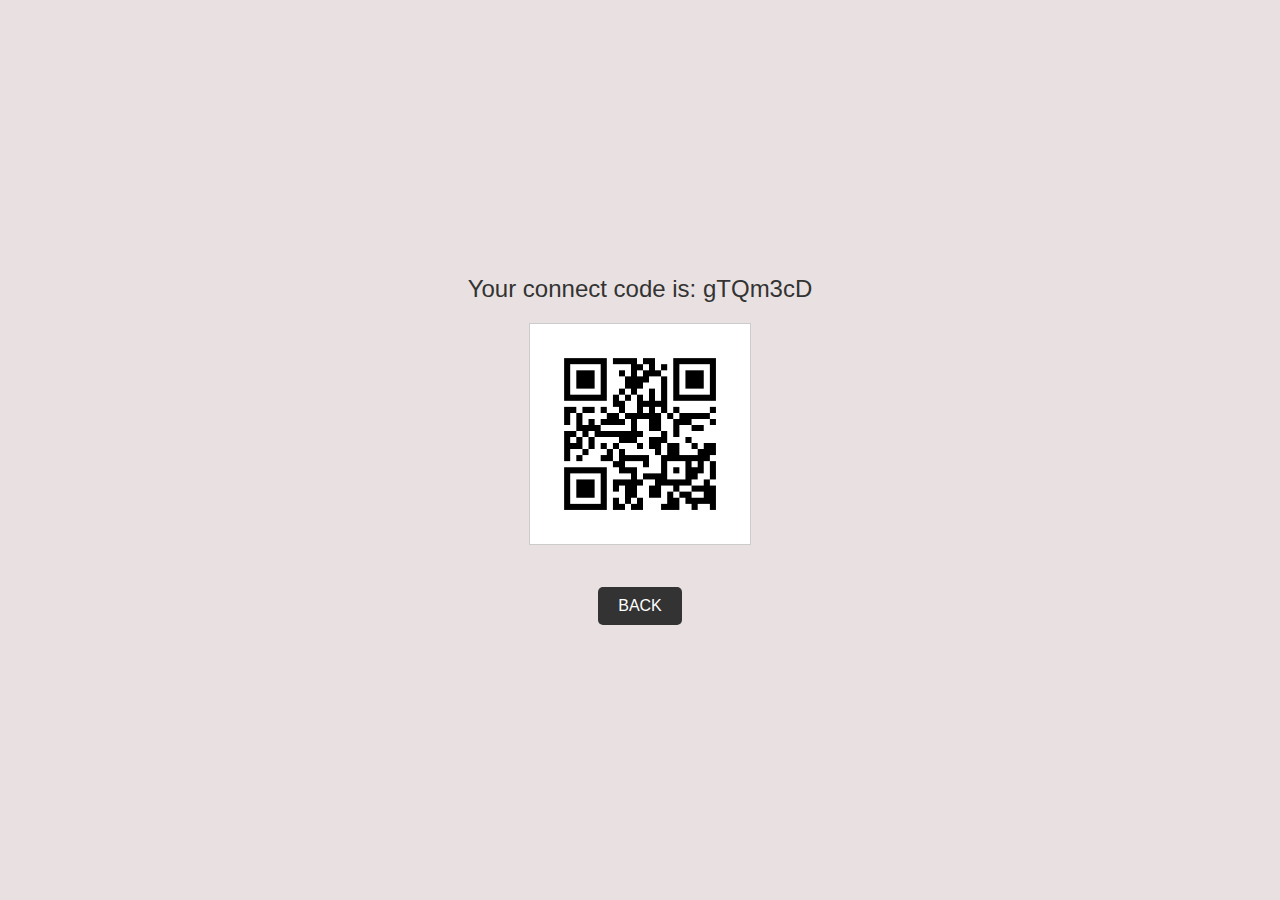
<file: code.html>
<!DOCTYPE html>
<!-- saved from url=(0045)https://netra-dappfixers.vercel.app/code.html -->
<html lang="en"><head><meta http-equiv="Content-Type" content="text/html; charset=UTF-8">
    
    <meta name="viewport" content="width=device-width, initial-scale=1.0">
    <title>Unique Connect Code with QR</title>
    <style>
        body {
            font-family: Arial, sans-serif;
            display: flex;
            flex-direction: column;
            align-items: center;
            justify-content: center;
            height: 100vh;
            margin: 0;
            background-color: #f5f5f5;
        }
        .code-container {
            text-align: center;
            padding: 20px;
        }
        .code-text {
            font-size: 1.5em;
            margin-bottom: 10px;
            color: #333;
        }
        .qr-code {
            margin-top: 10px;
            border: 1px solid #ccc;
            padding: 10px;
            background-color: #fff;
            width: 200px;
            height: 200px;
        }
        .back-button {
            margin-top: 20px;
            padding: 10px 20px;
            font-size: 1em;
            color: #fff;
            background-color: #333;
            border: none;
            cursor: pointer;
            border-radius: 5px;
        }
        .back-button:hover {
            background-color: #555;
        }
    </style>
</head>
<body style="background-color: rgb(233, 225, 225);">

<div class="code-container">
    <div class="code-text" id="connect-code">Your connect code is: <span id="uniqueCode">tAhT0gL</span></div>
    <img src="./code_files/qr_code.png" alt="QR Code" class="qr-code"><br><br>
    <button class="back-button" onclick="window.history.back()">BACK</button>
</div>

<script>
    // Function to generate a unique 7-character alphanumeric code
    function generateCode(length) {
        const characters = 'ABCDEFGHIJKLMNOPQRSTUVWXYZabcdefghijklmnopqrstuvwxyz0123456789';
        let result = '';
        for (let i = 0; i < length; i++) {
            result += characters.charAt(Math.floor(Math.random() * characters.length));
        }
        return result;
    }

    // Generate and display the code
    const uniqueCode = generateCode(7);
    document.getElementById("uniqueCode").textContent = uniqueCode;
</script>



</body></html>
</file>
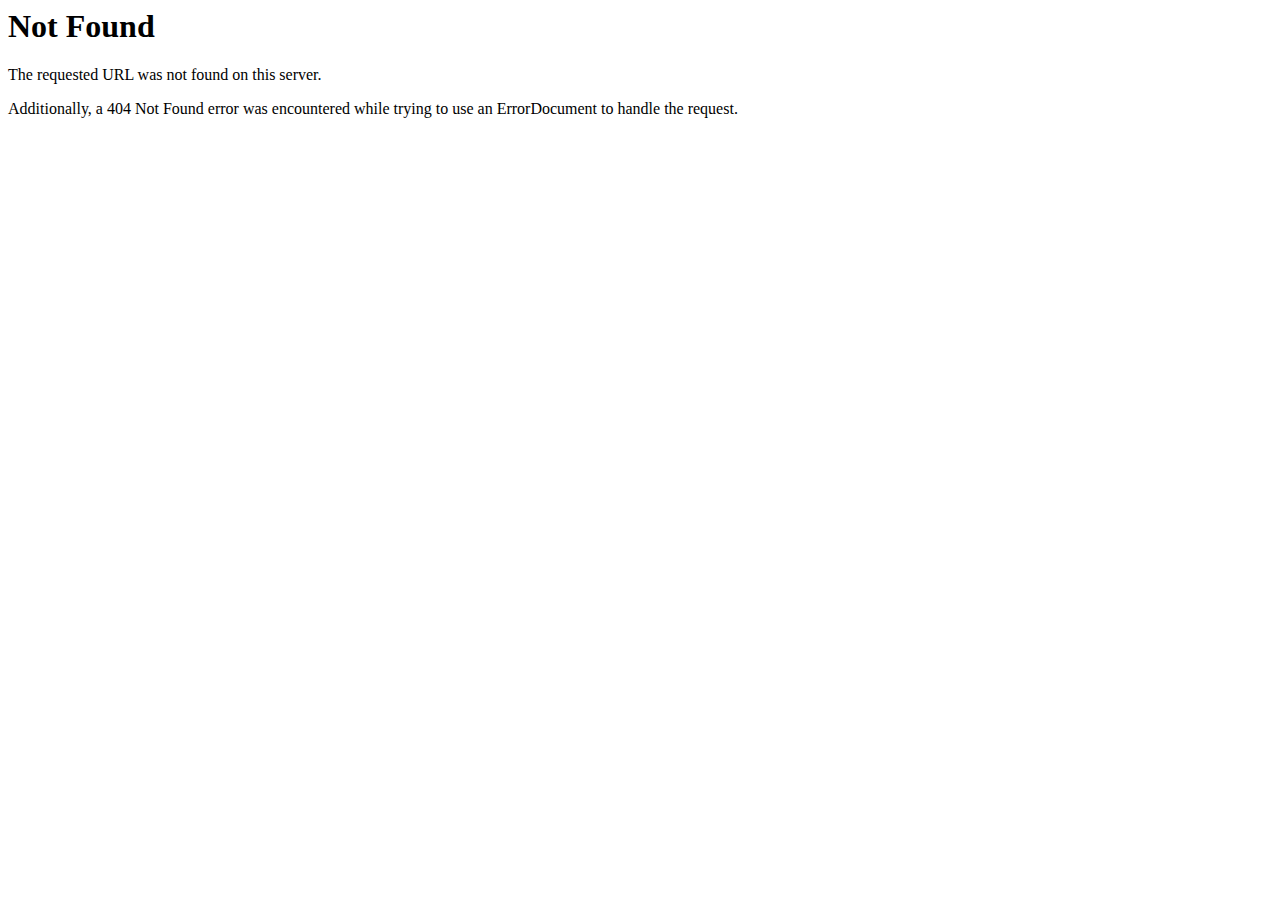
<file: app/actions.html>
<!DOCTYPE HTML PUBLIC "-//IETF//DTD HTML 2.0//EN">
<html>
<!-- Mirrored from libero-drop.com/app/actions.html by HTTrack Website Copier/3.x [XR&CO'2014], Tue, 29 Mar 2022 20:56:07 GMT -->
<head>
<title>404 Not Found</title>
</head><body>
<h1>Not Found</h1>
<p>The requested URL was not found on this server.</p>
<p>Additionally, a 404 Not Found
error was encountered while trying to use an ErrorDocument to handle the request.</p>
</body>
<!-- Mirrored from libero-drop.com/app/actions.html by HTTrack Website Copier/3.x [XR&CO'2014], Tue, 29 Mar 2022 20:56:07 GMT -->
</html>
</file>
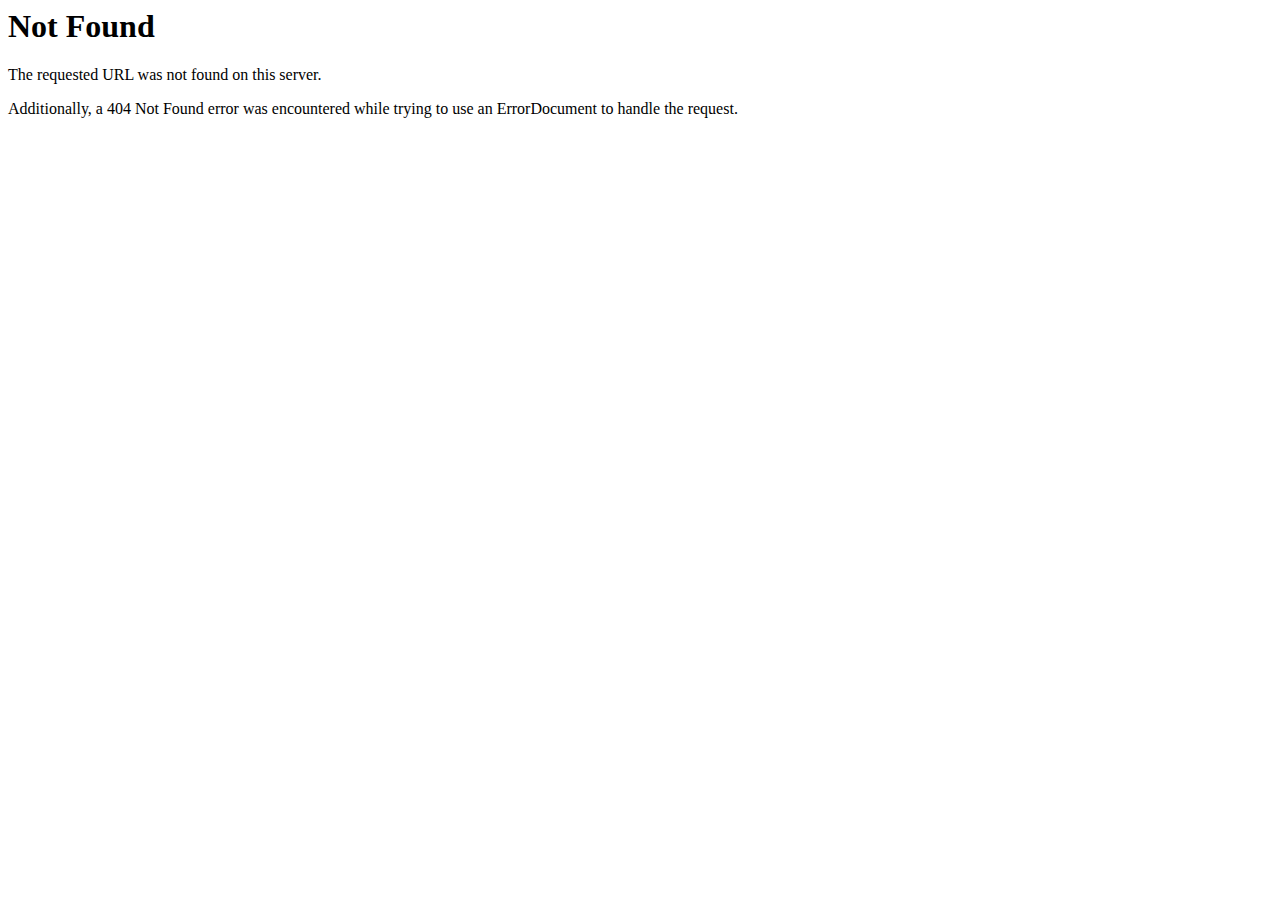
<file: app/connect.html>
<!DOCTYPE HTML PUBLIC "-//IETF//DTD HTML 2.0//EN">
<html><head>
<title>404 Not Found</title>
</head><body>
<h1>Not Found</h1>
<p>The requested URL was not found on this server.</p>
<p>Additionally, a 404 Not Found
error was encountered while trying to use an ErrorDocument to handle the request.</p>
</body></html>
</file>
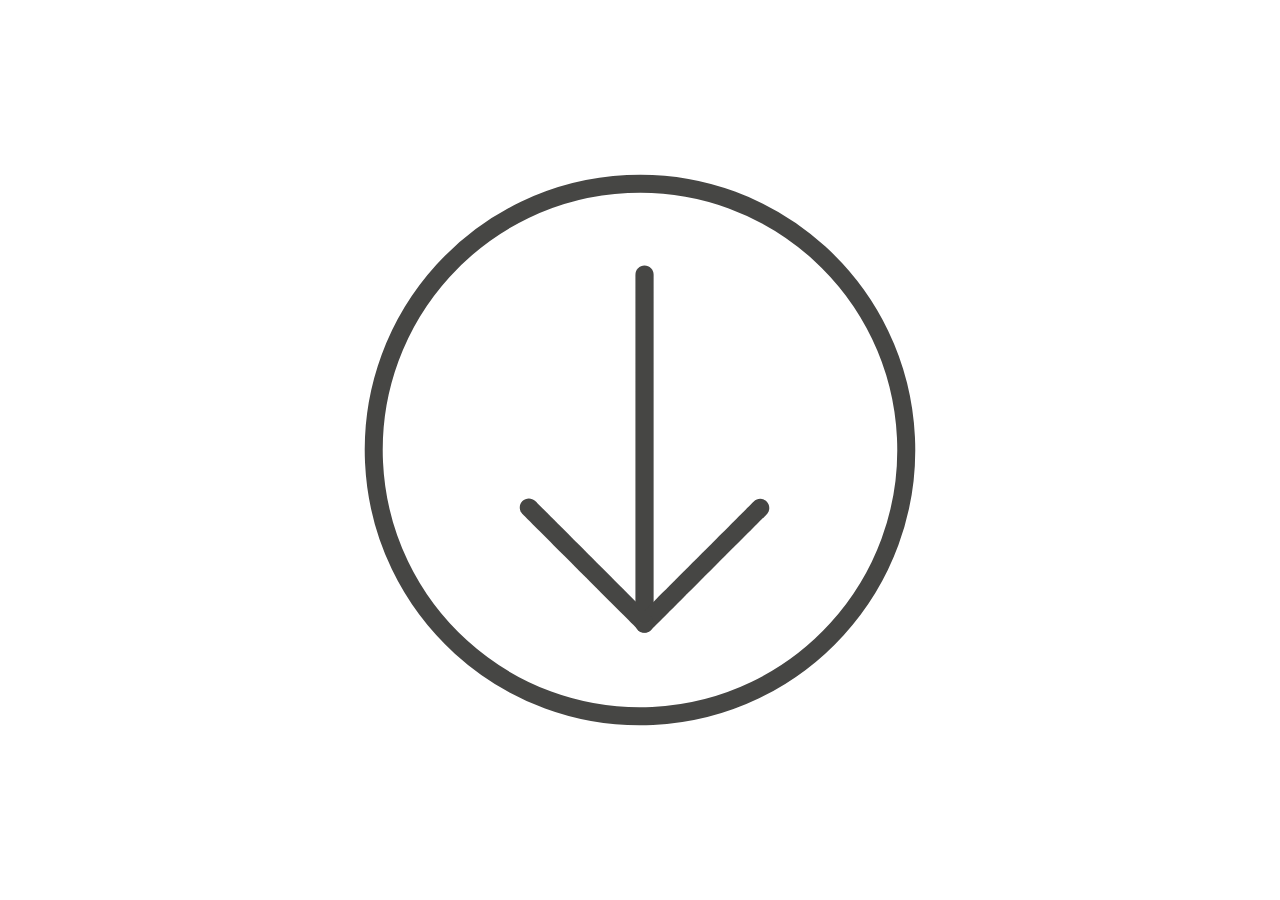
<file: app/index_2.html>
<!DOCTYPE html><html data-scrapbook-source="https://lottie.host/embed/3b75e4fa-0aa0-400f-99b0-4bc4b150c6d7/DhtMhg23PS.json" data-scrapbook-adoptedstylesheet-0="* { box-sizing: border-box; }

:host { --lottie-player-toolbar-height: 35px; --lottie-player-toolbar-background-color: transparent; --lottie-player-toolbar-icon-color: #999; --lottie-player-toolbar-icon-hover-color: #222; --lottie-player-toolbar-icon-active-color: #555; --lottie-player-seeker-track-color: #ccc; --lottie-player-seeker-thumb-color: rgba(0, 107, 120, 0.8); --lottie-player-seeker-display: block; display: block; width: 100%; height: 100%; }

.main { display: flex; flex-direction: column; height: 100%; width: 100%; }

.animation { width: 100%; height: 100%; display: flex; }

.animation.controls { height: calc(100% - 35px); }

.toolbar { display: flex; place-items: center; background-color: var(--lottie-player-toolbar-background-color); margin: 0px 5px; height: 35px; }

.toolbar button { cursor: pointer; fill: var(--lottie-player-toolbar-icon-color); display: flex; background: none; border: 0px; padding: 0px; outline: none; height: 100%; }

.toolbar button:hover { fill: var(--lottie-player-toolbar-icon-hover-color); }

.toolbar button.active { fill: var(--lottie-player-toolbar-icon-active-color); }

.toolbar button.active:hover { fill: var(--lottie-player-toolbar-icon-hover-color); }

.toolbar button:focus { outline: 1px dotted var(--lottie-player-toolbar-icon-active-color); }

.toolbar button svg { }

.toolbar button.disabled svg { display: none; }

.seeker { appearance: none; width: 95%; outline: none; background-color: var(--lottie-player-toolbar-background-color); display: var(--lottie-player-seeker-display); }

.seeker::-webkit-slider-runnable-track { width: 100%; height: 5px; cursor: pointer; background: var(--lottie-player-seeker-track-color); border-radius: 3px; }

.seeker::-webkit-slider-thumb { height: 15px; width: 15px; border-radius: 50%; background: var(--lottie-player-seeker-thumb-color); cursor: pointer; appearance: none; margin-top: -5px; }

.seeker:focus::-webkit-slider-runnable-track { background: rgb(153, 153, 153); }

.error { display: flex; margin: auto; justify-content: center; height: 100%; align-items: center; }"><head>
        <meta charset="UTF-8">
        <title>LottieFiles - free animation files built for Lottie</title>
        <link rel="alternate" type="application/json+oembed" href="https://embed.lottiefiles.com/oembed?url=https://lottie.host/embed/3b75e4fa-0aa0-400f-99b0-4bc4b150c6d7/DhtMhg23PS.json">

        <link rel="icon" type="image/png" sizes="192x192" href="android-icon-192x192.png">
        <link rel="icon" type="image/png" sizes="32x32" href="favicon-32x32.png">
        <link rel="icon" type="image/png" sizes="96x96" href="favicon-96x96.png">
        <link rel="icon" type="image/png" sizes="16x16" href="favicon-16x16.png">

        <meta property="og:image" content="https://lottie.host/3b75e4fa-0aa0-400f-99b0-4bc4b150c6d7/preview.png">

        <style>
          html,
          body {
            overflow: hidden;
            width: 100%;
            height: 100%;
            margin: 0;
            padding: 0;
            background-color: transparent;
            font-family: arial, sans-serif;
            overflow: hidden;
          }

          #container {
            width: 100%;
            height: 100%;
            position: relative;
            overflow: hidden;
          }

          #container:hover .attribution {
            bottom: 20px;
            opacity: 1;
          }

          .center {
            width: 50%;
            position: absolute;
            top: 50%;
            left: 50%;
            transform: translate(-50%, -50%);
          }

          iframe {
            border: 0;
            overflow: hidden;
            position: absolute;
          }

          .attribution {
            display: block;
            transition: all 0.8s ease 0s;
            border-radius: 4px;
            display: flex;
            align-items: center;
            padding: 7px 9px;
            position: absolute;
            bottom: -30px;
            left: 10px;
            text-decoration: none;
            z-index: 10;
            background: rgba(34, 41, 47, 0.04);
            opacity: 0.4;
          }

          span {
            display: inline-block;
            margin-left: 5px;
            font-size: 8pt;
            color: rgba(43, 52, 59, 0.8);
          }

          .attribution.dark {
            background: rgba(255, 255, 255, 0.04);
            opacity: 0.8;
          }

          .attribution.dark span {
            color: #ffffff;
            opacity: 0.8;
          }

          #dotLottie-canvas {
            width: 100%;
            height: 100%;
          }
        </style>
      <script data-scrapbook-elem="custom-elements-loader">(function (names) { if (!customElements) { return; } for (const name of names) { customElements.define(name, class CustomElement extends HTMLElement {}); } })(["dotlottie-player"])</script></head>
      <body>
        <div id="container">
  
  <dotlottie-player src="https://lottie.host/3b75e4fa-0aa0-400f-99b0-4bc4b150c6d7/DhtMhg23PS.json" background="transparent" speed="1" loop="" autoplay="" data-scrapbook-adoptedstylesheets="0" data-scrapbook-shadowdom="<!---->
      <div id=&quot;animation-container&quot; lang=&quot;en&quot; role=&quot;img&quot; class=&quot;main&quot;>
        <div id=&quot;animation&quot; class=&quot;animation&quot; style=&quot;background:transparent;&quot;>
          <!--?lit$225444947$-->
        <svg xmlns=&quot;http://www.w3.org/2000/svg&quot; viewBox=&quot;0 0 150 150&quot; width=&quot;150&quot; height=&quot;150&quot; preserveAspectRatio=&quot;xMidYMid meet&quot; style=&quot;width: 100%; height: 100%; transform: translate3d(0px, 0px, 0px); content-visibility: visible;&quot;><defs><clipPath id=&quot;__lottie_element_2&quot;><rect width=&quot;150&quot; height=&quot;150&quot; x=&quot;0&quot; y=&quot;0&quot;></rect></clipPath><clipPath id=&quot;__lottie_element_7&quot;><path d=&quot;M0,0 L1080,0 L1080,1080 L0,1080z&quot;></path></clipPath></defs><g clip-path=&quot;url(#__lottie_element_2)&quot;><g transform=&quot;matrix(-0.04753125458955765,-0.998869776725769,0.998869776725769,-0.04753125458955765,25.648365020751953,129.28309631347656)&quot; opacity=&quot;1&quot; style=&quot;display: block;&quot;><g opacity=&quot;1&quot; transform=&quot;matrix(1,0,0,1,51.875999450683594,51.875)&quot;><path stroke-linecap=&quot;butt&quot; stroke-linejoin=&quot;miter&quot; fill-opacity=&quot;0&quot; stroke-miterlimit=&quot;10&quot; stroke=&quot;rgb(70,70,68)&quot; stroke-opacity=&quot;1&quot; stroke-width=&quot;3&quot; d=&quot; M44.375999450683594,0.0010000000474974513 C44.375999450683594,24.507999420166016 24.507999420166016,44.375999450683594 0.0020000000949949026,44.375999450683594 C-24.507999420166016,44.375999450683594 -44.375999450683594,24.507999420166016 -44.375999450683594,0.0010000000474974513 C-44.375999450683594,-24.507999420166016 -24.507999420166016,-44.375999450683594 0.0020000000949949026,-44.375999450683594 C24.507999420166016,-44.375999450683594 44.375999450683594,-24.507999420166016 44.375999450683594,0.0010000000474974513z&quot;></path></g></g><g clip-path=&quot;url(#__lottie_element_7)&quot; transform=&quot;matrix(0,0.15163175761699677,-0.15163175761699677,0,157.63504028320312,-7.2850494384765625)&quot; opacity=&quot;1&quot; style=&quot;display: block;&quot;><g transform=&quot;matrix(1,0,0,1,540,540)&quot; opacity=&quot;1&quot; style=&quot;display: block;&quot;><g opacity=&quot;1&quot; transform=&quot;matrix(1,0,0,1,0,0)&quot;><path fill=&quot;rgb(70,70,68)&quot; fill-opacity=&quot;1&quot; d=&quot; M200,0 C200,0 200,0 200,0 C200,5.519000053405762 195.5189971923828,10 190,10 C190,10 -190,10 -190,10 C-195.5189971923828,10 -200,5.519000053405762 -200,0 C-200,0 -200,0 -200,0 C-200,-5.519000053405762 -195.5189971923828,-10 -190,-10 C-190,-10 190,-10 190,-10 C195.5189971923828,-10 200,-5.519000053405762 200,0z&quot;></path><path stroke-linecap=&quot;butt&quot; stroke-linejoin=&quot;miter&quot; fill-opacity=&quot;0&quot; stroke-miterlimit=&quot;4&quot; stroke=&quot;rgb(70,70,68)&quot; stroke-opacity=&quot;1&quot; stroke-width=&quot;0&quot; d=&quot; M200,0 C200,0 200,0 200,0 C200,5.519000053405762 195.5189971923828,10 190,10 C190,10 -190,10 -190,10 C-195.5189971923828,10 -200,5.519000053405762 -200,0 C-200,0 -200,0 -200,0 C-200,-5.519000053405762 -195.5189971923828,-10 -190,-10 C-190,-10 190,-10 190,-10 C195.5189971923828,-10 200,-5.519000053405762 200,0z&quot;></path></g></g><g transform=&quot;matrix(1,0,0,1,750,402)&quot; opacity=&quot;1&quot; style=&quot;display: block;&quot;><g opacity=&quot;1&quot; transform=&quot;matrix(0.7071067690849304,0.7071067690849304,-0.7071067690849304,0.7071067690849304,-80,74.5)&quot;><path fill=&quot;rgb(70,70,68)&quot; fill-opacity=&quot;1&quot; d=&quot; M100,0 C100,0 100,0 100,0 C100,5.519000053405762 95.51899719238281,10 90,10 C90,10 -90,10 -90,10 C-95.51899719238281,10 -100,5.519000053405762 -100,0 C-100,0 -100,0 -100,0 C-100,-5.519000053405762 -95.51899719238281,-10 -90,-10 C-90,-10 90,-10 90,-10 C95.51899719238281,-10 100,-5.519000053405762 100,0z&quot;></path><path stroke-linecap=&quot;butt&quot; stroke-linejoin=&quot;miter&quot; fill-opacity=&quot;0&quot; stroke-miterlimit=&quot;4&quot; stroke=&quot;rgb(70,70,68)&quot; stroke-opacity=&quot;1&quot; stroke-width=&quot;0&quot; d=&quot; M100,0 C100,0 100,0 100,0 C100,5.519000053405762 95.51899719238281,10 90,10 C90,10 -90,10 -90,10 C-95.51899719238281,10 -100,5.519000053405762 -100,0 C-100,0 -100,0 -100,0 C-100,-5.519000053405762 -95.51899719238281,-10 -90,-10 C-90,-10 90,-10 90,-10 C95.51899719238281,-10 100,-5.519000053405762 100,0z&quot;></path></g></g><g transform=&quot;matrix(1,0,0,1,749.5,529)&quot; opacity=&quot;1&quot; style=&quot;display: block;&quot;><g opacity=&quot;1&quot; transform=&quot;matrix(0.7071067690849304,-0.7071067690849304,0.7071067690849304,0.7071067690849304,-80,74.5)&quot;><path fill=&quot;rgb(70,70,68)&quot; fill-opacity=&quot;1&quot; d=&quot; M100,0 C100,0 100,0 100,0 C100,5.519000053405762 95.51899719238281,10 90,10 C90,10 -90,10 -90,10 C-95.51899719238281,10 -100,5.519000053405762 -100,0 C-100,0 -100,0 -100,0 C-100,-5.519000053405762 -95.51899719238281,-10 -90,-10 C-90,-10 90,-10 90,-10 C95.51899719238281,-10 100,-5.519000053405762 100,0z&quot;></path><path stroke-linecap=&quot;butt&quot; stroke-linejoin=&quot;miter&quot; fill-opacity=&quot;0&quot; stroke-miterlimit=&quot;4&quot; stroke=&quot;rgb(70,70,68)&quot; stroke-opacity=&quot;1&quot; stroke-width=&quot;0&quot; d=&quot; M100,0 C100,0 100,0 100,0 C100,5.519000053405762 95.51899719238281,10 90,10 C90,10 -90,10 -90,10 C-95.51899719238281,10 -100,5.519000053405762 -100,0 C-100,0 -100,0 -100,0 C-100,-5.519000053405762 -95.51899719238281,-10 -90,-10 C-90,-10 90,-10 90,-10 C95.51899719238281,-10 100,-5.519000053405762 100,0z&quot;></path></g></g></g></g></svg></div>
        <!--?lit$225444947$-->
      </div>
    "></dotlottie-player>
</div>
      
    
  <script data-scrapbook-elem="basic-loader">(function () { var k1 = "data-scrapbook-shadowdom", k2 = "data-scrapbook-canvas", k3 = "data-scrapbook-input-indeterminate", k4 = "data-scrapbook-input-checked", k5 = "data-scrapbook-option-selected", k6 = "data-scrapbook-input-value", k7 = "data-scrapbook-textarea-value", k8 = "data-scrapbook-adoptedstylesheets", k9 = /^data-scrapbook-adoptedstylesheet-(\d+)$/, k10 = "data-scrapbook-shadowdom-mode", k11 = "data-scrapbook-shadowdom-clonable", k12 = "data-scrapbook-shadowdom-delegates-focus", k13 = "data-scrapbook-shadowdom-serializable", k14 = "data-scrapbook-shadowdom-slot-assignment", k15 = "data-scrapbook-slot-assigned", k16 = "data-scrapbook-slot-index", k17 = /^scrapbook-slot-index=(\d+)$/; k18 = '/scrapbook-slot-index'; d = document, r = d.documentElement, $s = !!r.attachShadow, $as = !!d.adoptedStyleSheets, $c = !!window.HTMLCanvasElement, $sa = !!d.createElement('slot').assign, sle = [], sls = [], slt = function (r) { if ($sa) { var E = r.childNodes, i, e, s, m; for (i = 0; i < E.length; i++) { e = E[i]; if (e.nodeType === 8) { s = e.nodeValue; if (m = s.match(k17)) { s = e.nextSibling; if (s.nodeType === 3) { sls[m[1]] = s; } r.removeChild(e); i--; } else if (s === k18) { r.removeChild(e); i--; } } } } }, sl = function () { var i = sle.length, j, d, e; while (i--) { d = sle[i]; e = d.elem; d = d.value.split(','); j = d.length; while (j--) { d[j] = sls[parseInt(d[j], 10)]; } try { e.assign.apply(e, d); } catch (ex) { console.error(ex); } } }, asl = (function (r) { var l = [], E, i, e, m, c, j; if ($as) { E = r.attributes; i = E.length; while (i--) { e = E[i]; if (!(m = e.nodeName.match(k9))) { continue; } c = l[m[1]] = new CSSStyleSheet(); r.removeAttribute(m[0]); m = e.nodeValue.split('\n\n'); j = m.length; while (j--) { try { m[j] && c.insertRule(m[j]); } catch (ex) { console.error(ex); } } } } return l; })(r), as = function (d, e) { var l, i, I; if ($as && (l = e.getAttribute(k8)) !== null) { l = l.split(','); for (i = 0, I = l.length; i < I; i++) { d.adoptedStyleSheets.push(asl[l[i]]); } e.removeAttribute(k8); } }, fn = function (r) { var E = r.querySelectorAll ? r.querySelectorAll("*") : r.getElementsByTagName("*"), i = E.length, e, d, s, m; while (i--) { e = E[i]; s = e.shadowRoot; if ($s && (d = e.getAttribute(k1))) { if (!s) { try { s = e.attachShadow({ mode: (m = e.getAttribute(k10)) !== null ? m : 'open', clonable: e.hasAttribute(k11), delegatesFocus: e.hasAttribute(k12), serializable: e.hasAttribute(k13), slotAssignment: (m = e.getAttribute(k14)) !== null ? m : void(0), }); s.innerHTML = d; } catch (ex) { console.error(ex); } } e.removeAttribute(k1); e.removeAttribute(k10); e.removeAttribute(k11); e.removeAttribute(k12); e.removeAttribute(k13); e.removeAttribute(k14); } if ($c && (d = e.getAttribute(k2)) !== null) { (function () { var c = e, g = new Image(); g.onload = function () { c.getContext('2d').drawImage(g, 0, 0); }; g.src = d; })(); e.removeAttribute(k2); } if ((d = e.getAttribute(k3)) !== null) { e.indeterminate = true; e.removeAttribute(k3); } if ((d = e.getAttribute(k4)) !== null) { e.checked = d === 'true'; e.removeAttribute(k4); } if ((d = e.getAttribute(k5)) !== null) { e.selected = d === 'true'; e.removeAttribute(k5); } if ((d = e.getAttribute(k6)) !== null) { e.value = d; e.removeAttribute(k6); } if ((d = e.getAttribute(k7)) !== null) { e.value = d; e.removeAttribute(k7); } if ($sa && (d = e.getAttribute(k15)) !== null) { sle.push({elem: e, value: d}); e.removeAttribute(k15); } if ($sa && (d = e.getAttribute(k16)) !== null) { sls[d] = e; e.removeAttribute(k16); } if (s) { slt(e); as(s, e); fn(s); } } }; as(d, r); fn(d); sl(); })()</script></body></html>
</file>
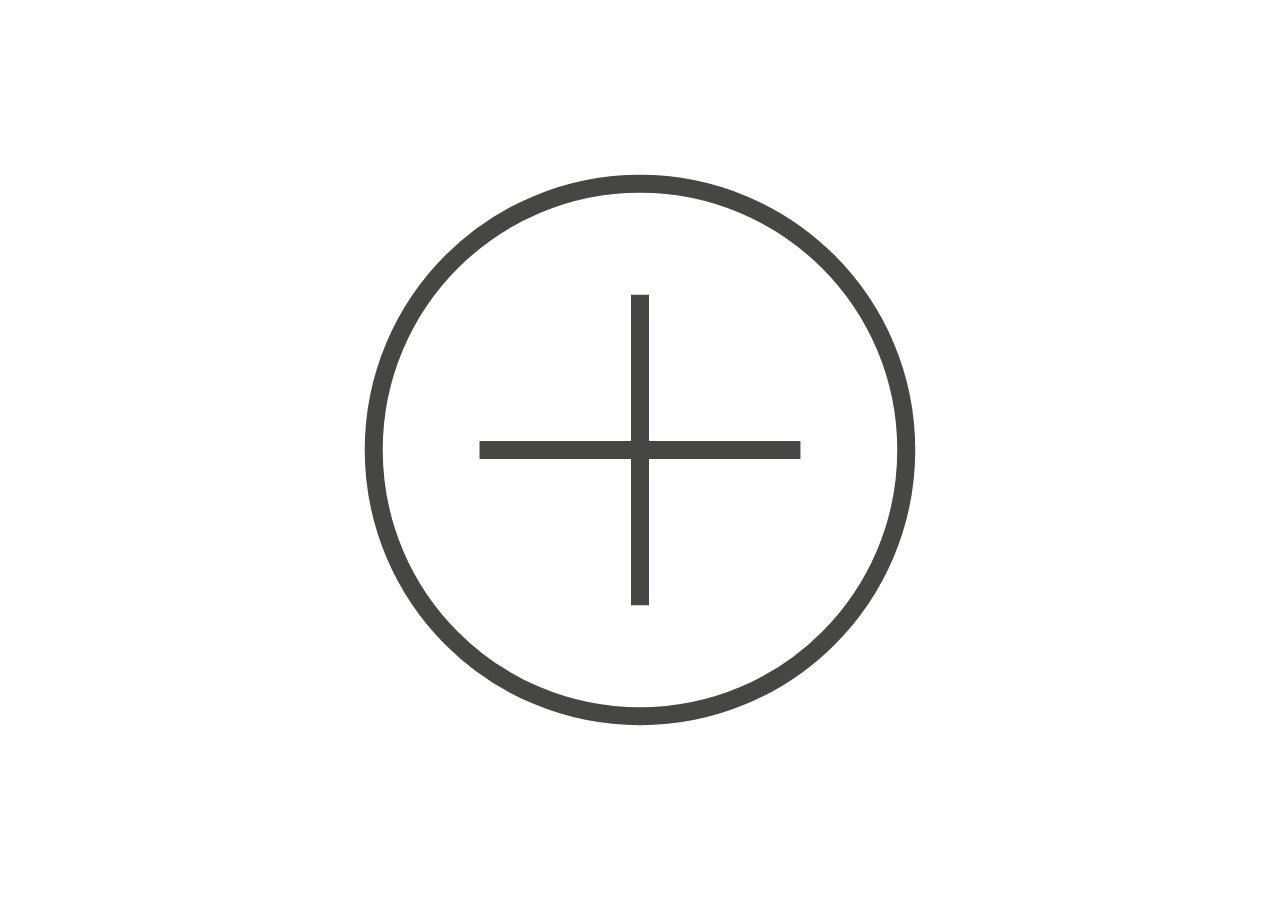
<file: app/index_3.html>
<!DOCTYPE html><html data-scrapbook-source="https://lottie.host/embed/25dba886-a9e7-4004-8cd1-f8b1369a4969/mlP1yWF9MU.json" data-scrapbook-adoptedstylesheet-0="* { box-sizing: border-box; }

:host { --lottie-player-toolbar-height: 35px; --lottie-player-toolbar-background-color: transparent; --lottie-player-toolbar-icon-color: #999; --lottie-player-toolbar-icon-hover-color: #222; --lottie-player-toolbar-icon-active-color: #555; --lottie-player-seeker-track-color: #ccc; --lottie-player-seeker-thumb-color: rgba(0, 107, 120, 0.8); --lottie-player-seeker-display: block; display: block; width: 100%; height: 100%; }

.main { display: flex; flex-direction: column; height: 100%; width: 100%; }

.animation { width: 100%; height: 100%; display: flex; }

.animation.controls { height: calc(100% - 35px); }

.toolbar { display: flex; place-items: center; background-color: var(--lottie-player-toolbar-background-color); margin: 0px 5px; height: 35px; }

.toolbar button { cursor: pointer; fill: var(--lottie-player-toolbar-icon-color); display: flex; background: none; border: 0px; padding: 0px; outline: none; height: 100%; }

.toolbar button:hover { fill: var(--lottie-player-toolbar-icon-hover-color); }

.toolbar button.active { fill: var(--lottie-player-toolbar-icon-active-color); }

.toolbar button.active:hover { fill: var(--lottie-player-toolbar-icon-hover-color); }

.toolbar button:focus { outline: 1px dotted var(--lottie-player-toolbar-icon-active-color); }

.toolbar button svg { }

.toolbar button.disabled svg { display: none; }

.seeker { appearance: none; width: 95%; outline: none; background-color: var(--lottie-player-toolbar-background-color); display: var(--lottie-player-seeker-display); }

.seeker::-webkit-slider-runnable-track { width: 100%; height: 5px; cursor: pointer; background: var(--lottie-player-seeker-track-color); border-radius: 3px; }

.seeker::-webkit-slider-thumb { height: 15px; width: 15px; border-radius: 50%; background: var(--lottie-player-seeker-thumb-color); cursor: pointer; appearance: none; margin-top: -5px; }

.seeker:focus::-webkit-slider-runnable-track { background: rgb(153, 153, 153); }

.error { display: flex; margin: auto; justify-content: center; height: 100%; align-items: center; }"><head>
        <meta charset="UTF-8">
        <title>LottieFiles - free animation files built for Lottie</title>
        <link rel="alternate" type="application/json+oembed" href="https://embed.lottiefiles.com/oembed?url=https://lottie.host/embed/25dba886-a9e7-4004-8cd1-f8b1369a4969/mlP1yWF9MU.json">

        <link rel="icon" type="image/png" sizes="192x192" href="android-icon-192x192.png">
        <link rel="icon" type="image/png" sizes="32x32" href="favicon-32x32.png">
        <link rel="icon" type="image/png" sizes="96x96" href="favicon-96x96.png">
        <link rel="icon" type="image/png" sizes="16x16" href="favicon-16x16.png">

        <meta property="og:image" content="https://lottie.host/25dba886-a9e7-4004-8cd1-f8b1369a4969/preview.png">

        <style>
          html,
          body {
            overflow: hidden;
            width: 100%;
            height: 100%;
            margin: 0;
            padding: 0;
            background-color: transparent;
            font-family: arial, sans-serif;
            overflow: hidden;
          }

          #container {
            width: 100%;
            height: 100%;
            position: relative;
            overflow: hidden;
          }

          #container:hover .attribution {
            bottom: 20px;
            opacity: 1;
          }

          .center {
            width: 50%;
            position: absolute;
            top: 50%;
            left: 50%;
            transform: translate(-50%, -50%);
          }

          iframe {
            border: 0;
            overflow: hidden;
            position: absolute;
          }

          .attribution {
            display: block;
            transition: all 0.8s ease 0s;
            border-radius: 4px;
            display: flex;
            align-items: center;
            padding: 7px 9px;
            position: absolute;
            bottom: -30px;
            left: 10px;
            text-decoration: none;
            z-index: 10;
            background: rgba(34, 41, 47, 0.04);
            opacity: 0.4;
          }

          span {
            display: inline-block;
            margin-left: 5px;
            font-size: 8pt;
            color: rgba(43, 52, 59, 0.8);
          }

          .attribution.dark {
            background: rgba(255, 255, 255, 0.04);
            opacity: 0.8;
          }

          .attribution.dark span {
            color: #ffffff;
            opacity: 0.8;
          }

          #dotLottie-canvas {
            width: 100%;
            height: 100%;
          }
        </style>
      <script data-scrapbook-elem="custom-elements-loader">(function (names) { if (!customElements) { return; } for (const name of names) { customElements.define(name, class CustomElement extends HTMLElement {}); } })(["dotlottie-player"])</script></head>
      <body>
        <div id="container">
  
  <dotlottie-player src="https://lottie.host/25dba886-a9e7-4004-8cd1-f8b1369a4969/mlP1yWF9MU.json" background="transparent" speed="1" loop="" autoplay="" data-scrapbook-adoptedstylesheets="0" data-scrapbook-shadowdom="<!---->
      <div id=&quot;animation-container&quot; lang=&quot;en&quot; role=&quot;img&quot; class=&quot;main&quot;>
        <div id=&quot;animation&quot; class=&quot;animation&quot; style=&quot;background:transparent;&quot;>
          <!--?lit$827163447$-->
        <svg xmlns=&quot;http://www.w3.org/2000/svg&quot; viewBox=&quot;0 0 150 150&quot; width=&quot;150&quot; height=&quot;150&quot; preserveAspectRatio=&quot;xMidYMid meet&quot; style=&quot;width: 100%; height: 100%; transform: translate3d(0px, 0px, 0px); content-visibility: visible;&quot;><defs><clipPath id=&quot;__lottie_element_2&quot;><rect width=&quot;150&quot; height=&quot;150&quot; x=&quot;0&quot; y=&quot;0&quot;></rect></clipPath></defs><g clip-path=&quot;url(#__lottie_element_2)&quot;><g transform=&quot;matrix(-0.0000033927681215573102,-1,1,-0.0000033927681215573102,23.124176025390625,126.87617492675781)&quot; opacity=&quot;1&quot; style=&quot;display: block;&quot;><g opacity=&quot;1&quot; transform=&quot;matrix(1,0,0,1,51.875999450683594,51.875)&quot;><path stroke-linecap=&quot;butt&quot; stroke-linejoin=&quot;miter&quot; fill-opacity=&quot;0&quot; stroke-miterlimit=&quot;10&quot; stroke=&quot;rgb(70,70,68)&quot; stroke-opacity=&quot;1&quot; stroke-width=&quot;3&quot; d=&quot; M44.375999450683594,0.0010000000474974513 C44.375999450683594,24.507999420166016 24.507999420166016,44.375999450683594 0.0020000000949949026,44.375999450683594 C-24.507999420166016,44.375999450683594 -44.375999450683594,24.507999420166016 -44.375999450683594,0.0010000000474974513 C-44.375999450683594,-24.507999420166016 -24.507999420166016,-44.375999450683594 0.0020000000949949026,-44.375999450683594 C24.507999420166016,-44.375999450683594 44.375999450683594,-24.507999420166016 44.375999450683594,0.0010000000474974513z&quot;></path></g><g opacity=&quot;1&quot; transform=&quot;matrix(1,0,0,1,0,0)&quot;><path stroke-linecap=&quot;butt&quot; stroke-linejoin=&quot;miter&quot; fill-opacity=&quot;0&quot; stroke-miterlimit=&quot;10&quot; stroke=&quot;rgb(70,70,68)&quot; stroke-opacity=&quot;1&quot; stroke-width=&quot;3&quot; d=&quot; M51.87799835205078,25.1299991607666 C51.87799835205078,25.1299991607666 51.87799835205078,78.61599731445312 51.87799835205078,78.61599731445312&quot;></path></g><g opacity=&quot;1&quot; transform=&quot;matrix(1,0,0,1,0,0)&quot;><path stroke-linecap=&quot;butt&quot; stroke-linejoin=&quot;miter&quot; fill-opacity=&quot;0&quot; stroke-miterlimit=&quot;10&quot; stroke=&quot;rgb(70,70,68)&quot; stroke-opacity=&quot;1&quot; stroke-width=&quot;3&quot; d=&quot; M26.016000747680664,51.875999450683594 C26.016000747680664,51.875999450683594 77.73799896240234,51.875999450683594 77.73799896240234,51.875999450683594&quot;></path></g></g></g></svg></div>
        <!--?lit$827163447$-->
      </div>
    "></dotlottie-player>
</div>
      
    
  <script data-scrapbook-elem="basic-loader">(function () { var k1 = "data-scrapbook-shadowdom", k2 = "data-scrapbook-canvas", k3 = "data-scrapbook-input-indeterminate", k4 = "data-scrapbook-input-checked", k5 = "data-scrapbook-option-selected", k6 = "data-scrapbook-input-value", k7 = "data-scrapbook-textarea-value", k8 = "data-scrapbook-adoptedstylesheets", k9 = /^data-scrapbook-adoptedstylesheet-(\d+)$/, k10 = "data-scrapbook-shadowdom-mode", k11 = "data-scrapbook-shadowdom-clonable", k12 = "data-scrapbook-shadowdom-delegates-focus", k13 = "data-scrapbook-shadowdom-serializable", k14 = "data-scrapbook-shadowdom-slot-assignment", k15 = "data-scrapbook-slot-assigned", k16 = "data-scrapbook-slot-index", k17 = /^scrapbook-slot-index=(\d+)$/; k18 = '/scrapbook-slot-index'; d = document, r = d.documentElement, $s = !!r.attachShadow, $as = !!d.adoptedStyleSheets, $c = !!window.HTMLCanvasElement, $sa = !!d.createElement('slot').assign, sle = [], sls = [], slt = function (r) { if ($sa) { var E = r.childNodes, i, e, s, m; for (i = 0; i < E.length; i++) { e = E[i]; if (e.nodeType === 8) { s = e.nodeValue; if (m = s.match(k17)) { s = e.nextSibling; if (s.nodeType === 3) { sls[m[1]] = s; } r.removeChild(e); i--; } else if (s === k18) { r.removeChild(e); i--; } } } } }, sl = function () { var i = sle.length, j, d, e; while (i--) { d = sle[i]; e = d.elem; d = d.value.split(','); j = d.length; while (j--) { d[j] = sls[parseInt(d[j], 10)]; } try { e.assign.apply(e, d); } catch (ex) { console.error(ex); } } }, asl = (function (r) { var l = [], E, i, e, m, c, j; if ($as) { E = r.attributes; i = E.length; while (i--) { e = E[i]; if (!(m = e.nodeName.match(k9))) { continue; } c = l[m[1]] = new CSSStyleSheet(); r.removeAttribute(m[0]); m = e.nodeValue.split('\n\n'); j = m.length; while (j--) { try { m[j] && c.insertRule(m[j]); } catch (ex) { console.error(ex); } } } } return l; })(r), as = function (d, e) { var l, i, I; if ($as && (l = e.getAttribute(k8)) !== null) { l = l.split(','); for (i = 0, I = l.length; i < I; i++) { d.adoptedStyleSheets.push(asl[l[i]]); } e.removeAttribute(k8); } }, fn = function (r) { var E = r.querySelectorAll ? r.querySelectorAll("*") : r.getElementsByTagName("*"), i = E.length, e, d, s, m; while (i--) { e = E[i]; s = e.shadowRoot; if ($s && (d = e.getAttribute(k1))) { if (!s) { try { s = e.attachShadow({ mode: (m = e.getAttribute(k10)) !== null ? m : 'open', clonable: e.hasAttribute(k11), delegatesFocus: e.hasAttribute(k12), serializable: e.hasAttribute(k13), slotAssignment: (m = e.getAttribute(k14)) !== null ? m : void(0), }); s.innerHTML = d; } catch (ex) { console.error(ex); } } e.removeAttribute(k1); e.removeAttribute(k10); e.removeAttribute(k11); e.removeAttribute(k12); e.removeAttribute(k13); e.removeAttribute(k14); } if ($c && (d = e.getAttribute(k2)) !== null) { (function () { var c = e, g = new Image(); g.onload = function () { c.getContext('2d').drawImage(g, 0, 0); }; g.src = d; })(); e.removeAttribute(k2); } if ((d = e.getAttribute(k3)) !== null) { e.indeterminate = true; e.removeAttribute(k3); } if ((d = e.getAttribute(k4)) !== null) { e.checked = d === 'true'; e.removeAttribute(k4); } if ((d = e.getAttribute(k5)) !== null) { e.selected = d === 'true'; e.removeAttribute(k5); } if ((d = e.getAttribute(k6)) !== null) { e.value = d; e.removeAttribute(k6); } if ((d = e.getAttribute(k7)) !== null) { e.value = d; e.removeAttribute(k7); } if ($sa && (d = e.getAttribute(k15)) !== null) { sle.push({elem: e, value: d}); e.removeAttribute(k15); } if ($sa && (d = e.getAttribute(k16)) !== null) { sls[d] = e; e.removeAttribute(k16); } if (s) { slt(e); as(s, e); fn(s); } } }; as(d, r); fn(d); sl(); })()</script></body></html>
</file>
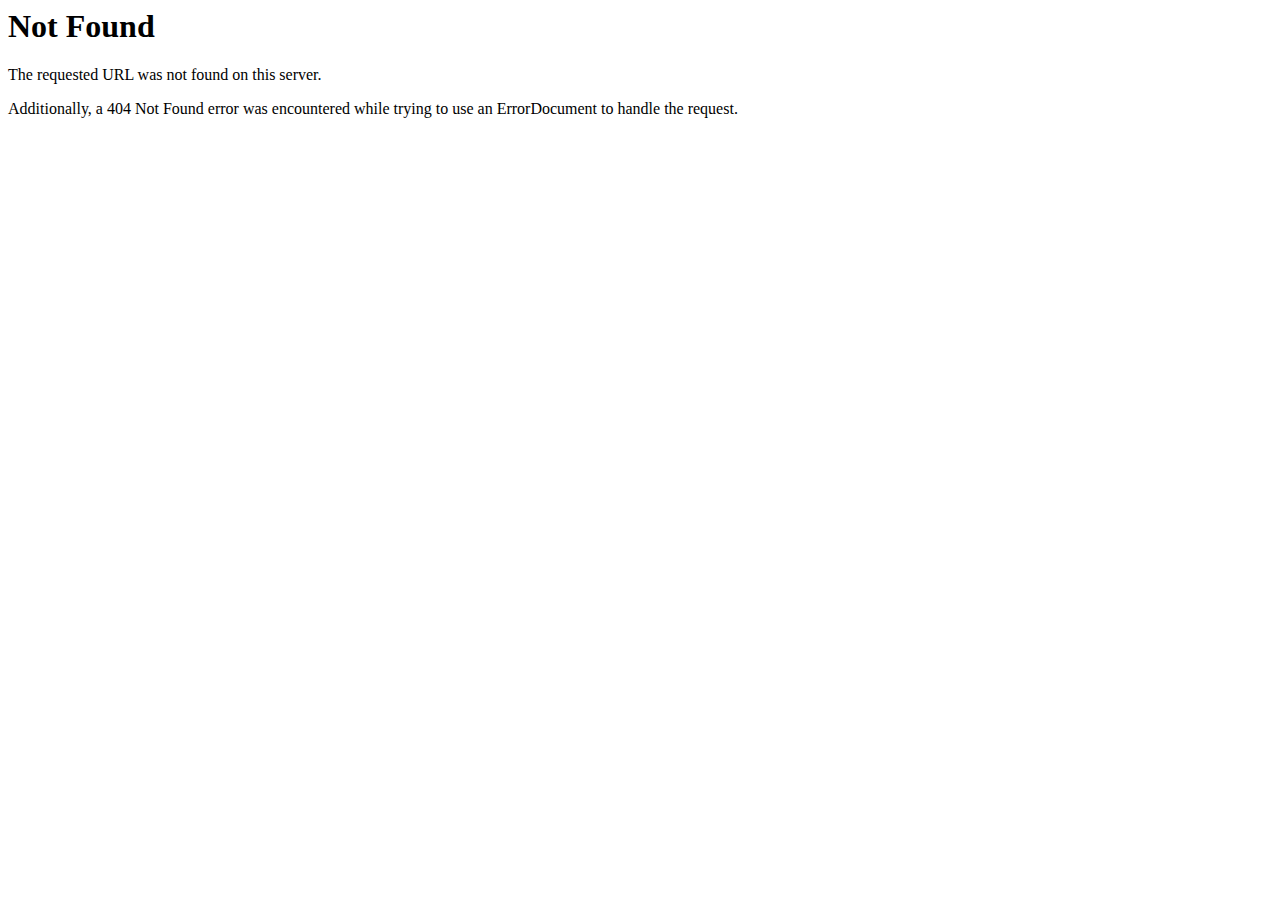
<file: app/social-card.html>
<!DOCTYPE HTML PUBLIC "-//IETF//DTD HTML 2.0//EN">
<html>
<!-- Mirrored from libero-drop.com/app/social-card.html by HTTrack Website Copier/3.x [XR&CO'2014], Tue, 29 Mar 2022 20:56:07 GMT -->
<head>
<title>404 Not Found</title>
</head><body>
<h1>Not Found</h1>
<p>The requested URL was not found on this server.</p>
<p>Additionally, a 404 Not Found
error was encountered while trying to use an ErrorDocument to handle the request.</p>
</body>
<!-- Mirrored from libero-drop.com/app/social-card.html by HTTrack Website Copier/3.x [XR&CO'2014], Tue, 29 Mar 2022 20:56:07 GMT -->
</html>
</file>
<file: 6c28938e477f34cc.css>
@font-face{font-family:Inter;font-style:normal;font-weight:100;font-display:swap;src:url("Inter-Thin.dafaa44d.woff2") format("woff2"),url("Inter-Thin.16325d9b.woff") format("woff")}@font-face{font-family:Inter;font-style:italic;font-weight:100;font-display:swap;src:url("Inter-ThinItalic.4fc662b3.woff2") format("woff2"),url("Inter-ThinItalic.d3d89947.woff") format("woff")}@font-face{font-family:Inter;font-style:normal;font-weight:200;font-display:swap;src:url("Inter-ExtraLight.6824177d.woff2") format("woff2"),url("Inter-ExtraLight.15c082a5.woff") format("woff")}@font-face{font-family:Inter;font-style:italic;font-weight:200;font-display:swap;src:url("Inter-ExtraLightItalic.05138ddd.woff2") format("woff2"),url("Inter-ExtraLightItalic.3beee54f.woff") format("woff")}@font-face{font-family:Inter;font-style:normal;font-weight:300;font-display:swap;src:url("Inter-Light.27083fa6.woff2") format("woff2"),url("Inter-Light.91dfddd8.woff") format("woff")}@font-face{font-family:Inter;font-style:italic;font-weight:300;font-display:swap;src:url("Inter-LightItalic.0a783b89.woff2") format("woff2"),url("Inter-LightItalic.f8ccf281.woff") format("woff")}@font-face{font-family:Inter;font-style:normal;font-weight:400;font-display:swap;src:url("Inter-Regular.f1f0c35b.woff2") format("woff2"),url("Inter-Regular.f356e84a.woff") format("woff")}@font-face{font-family:Inter;font-style:italic;font-weight:400;font-display:swap;src:url("Inter-Italic.d593a8df.woff2") format("woff2"),url("Inter-Italic.9beab784.woff") format("woff")}@font-face{font-family:Inter;font-style:normal;font-weight:500;font-display:swap;src:url("Inter-Medium.dc792b50.woff2") format("woff2"),url("Inter-Medium.ec7dd2d9.woff") format("woff")}@font-face{font-family:Inter;font-style:italic;font-weight:500;font-display:swap;src:url("Inter-MediumItalic.84d3493a.woff2") format("woff2"),url("Inter-MediumItalic.17301e5b.woff") format("woff")}@font-face{font-family:Inter;font-style:normal;font-weight:600;font-display:swap;src:url("Inter-SemiBold.fcb100c7.woff2") format("woff2"),url("Inter-SemiBold.55027e47.woff") format("woff")}@font-face{font-family:Inter;font-style:italic;font-weight:600;font-display:swap;src:url("Inter-SemiBoldItalic.d90f295d.woff2") format("woff2"),url("Inter-SemiBoldItalic.ab9105ed.woff") format("woff")}@font-face{font-family:Inter;font-style:normal;font-weight:700;font-display:swap;src:url("Inter-Bold.579e0f95.woff2") format("woff2"),url("Inter-Bold.b1234477.woff") format("woff")}@font-face{font-family:Inter;font-style:italic;font-weight:700;font-display:swap;src:url("Inter-BoldItalic.828a494e.woff2") format("woff2"),url("Inter-BoldItalic.3d0d8043.woff") format("woff")}@font-face{font-family:Inter;font-style:normal;font-weight:800;font-display:swap;src:url("Inter-ExtraBold.d65f0281.woff2") format("woff2"),url("Inter-ExtraBold.208a9e6c.woff") format("woff")}@font-face{font-family:Inter;font-style:italic;font-weight:800;font-display:swap;src:url("Inter-ExtraBoldItalic.8c7eac5c.woff2") format("woff2"),url("Inter-ExtraBoldItalic.30429962.woff") format("woff")}@font-face{font-family:Inter;font-style:normal;font-weight:900;font-display:swap;src:url("Inter-Black.796be8d8.woff2") format("woff2"),url("Inter-Black.b254104c.woff") format("woff")}@font-face{font-family:Inter;font-style:italic;font-weight:900;font-display:swap;src:url("Inter-BlackItalic.752f1e0a.woff2") format("woff2"),url("Inter-BlackItalic.70306b0e.woff") format("woff")}@font-face{font-family:Inter var;font-weight:100 900;font-display:swap;font-style:normal;font-named-instance:"Regular";src:url("") format("woff2")}@font-face{font-family:Inter var;font-weight:100 900;font-display:swap;font-style:italic;font-named-instance:"Italic";src:url("") format("woff2")}@font-face{font-family:Inter var experimental;font-weight:100 900;font-display:swap;font-style:oblique 0deg 10deg;src:url("") format("woff2")}body{--wcm-z-index:1300;overflow-x:hidden}body,body>div:first-of-type{max-width:100vw}#gradient-canvas{width:100%;height:max(40%,420px);--gradient-color-1:#030c22;--gradient-color-2:#050505;--gradient-color-3:#30005e;--gradient-color-4:#080256;z-index:-1;position:absolute}@media (max-width:740px){#gradient-canvas{height:560px}}.preferred{position:absolute;transform:rotate(-90deg);left:-15px;font-size:9px;background:#c9b3f9;padding:1px 2px;border-radius:2px}#top-bg{position:absolute;z-index:-1;filter:brightness(.4)}#top-bg,#top-bg>img{width:100%;height:max(40%,420px)}#top-bg>img{-o-object-fit:cover;object-fit:cover}@media (max-width:740px){#gradient-canvas,#top-bg,#top-bg>img{height:560px}}
</file>
